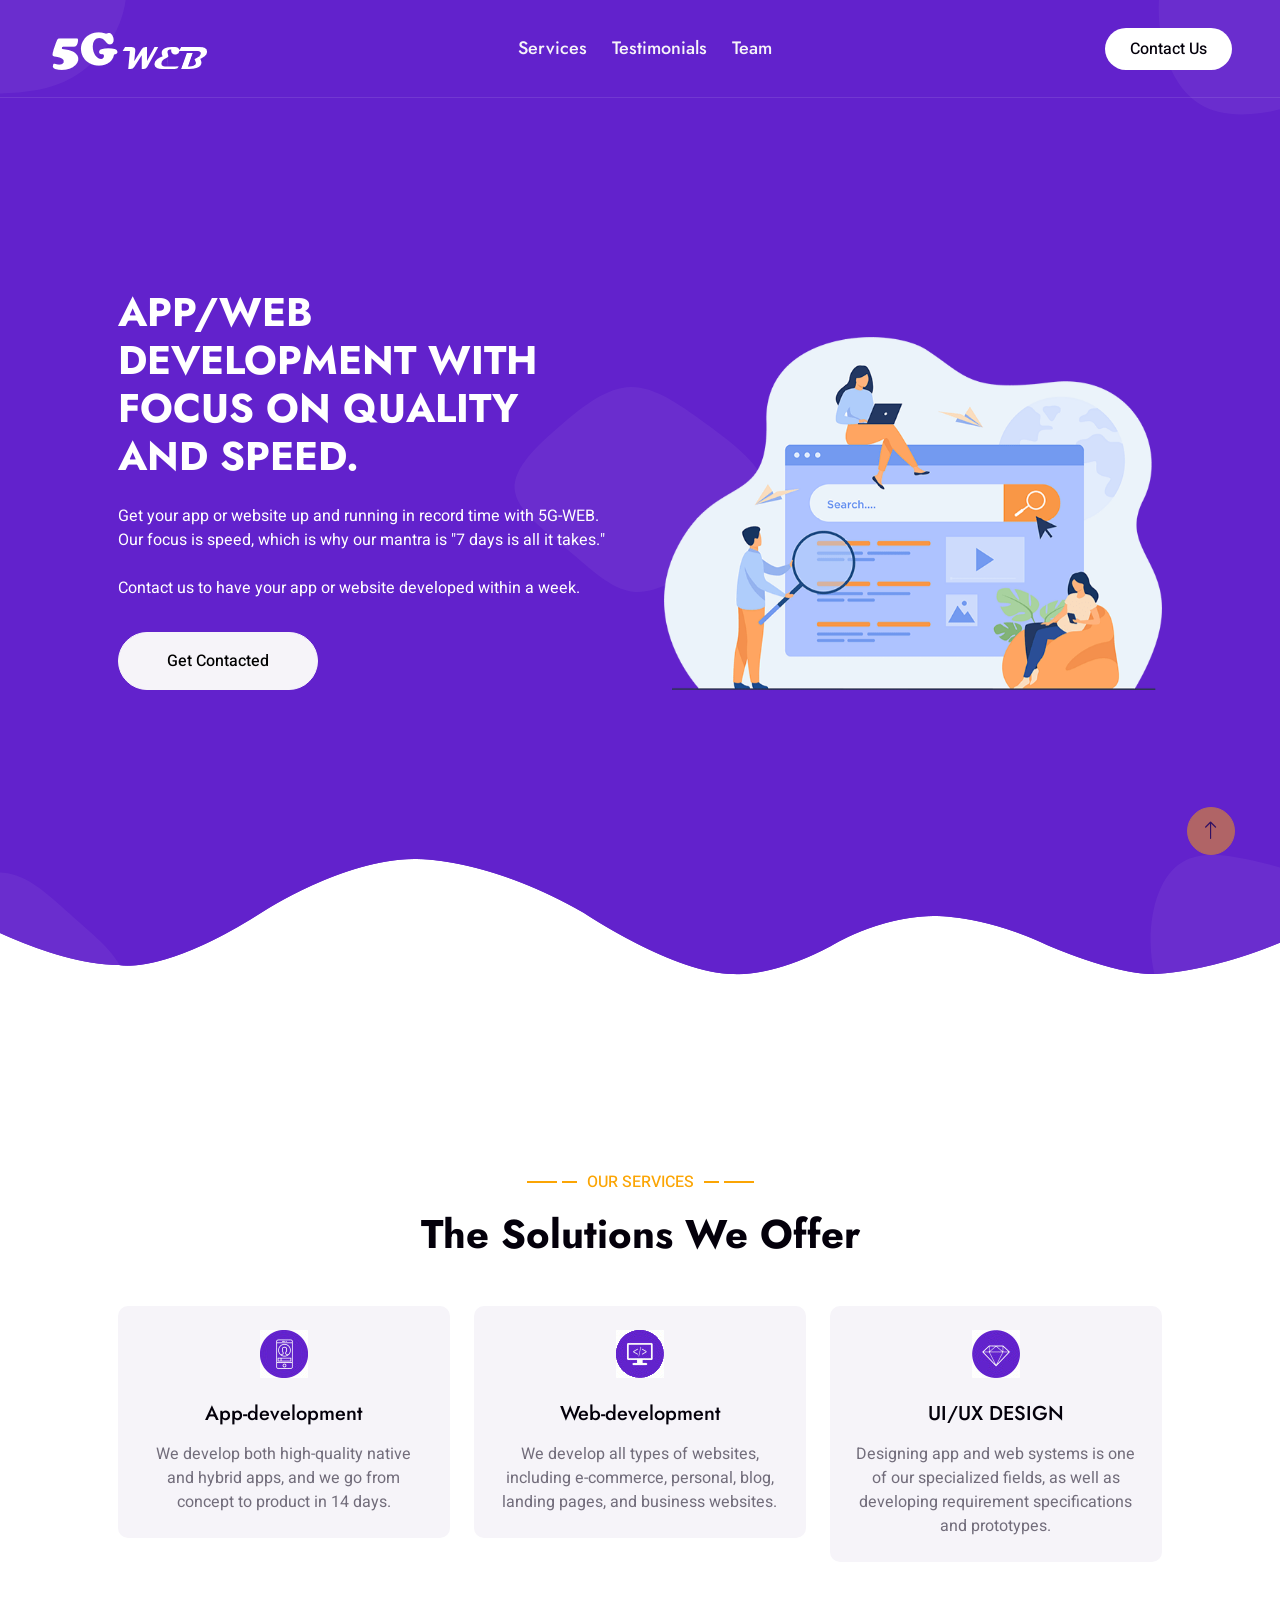
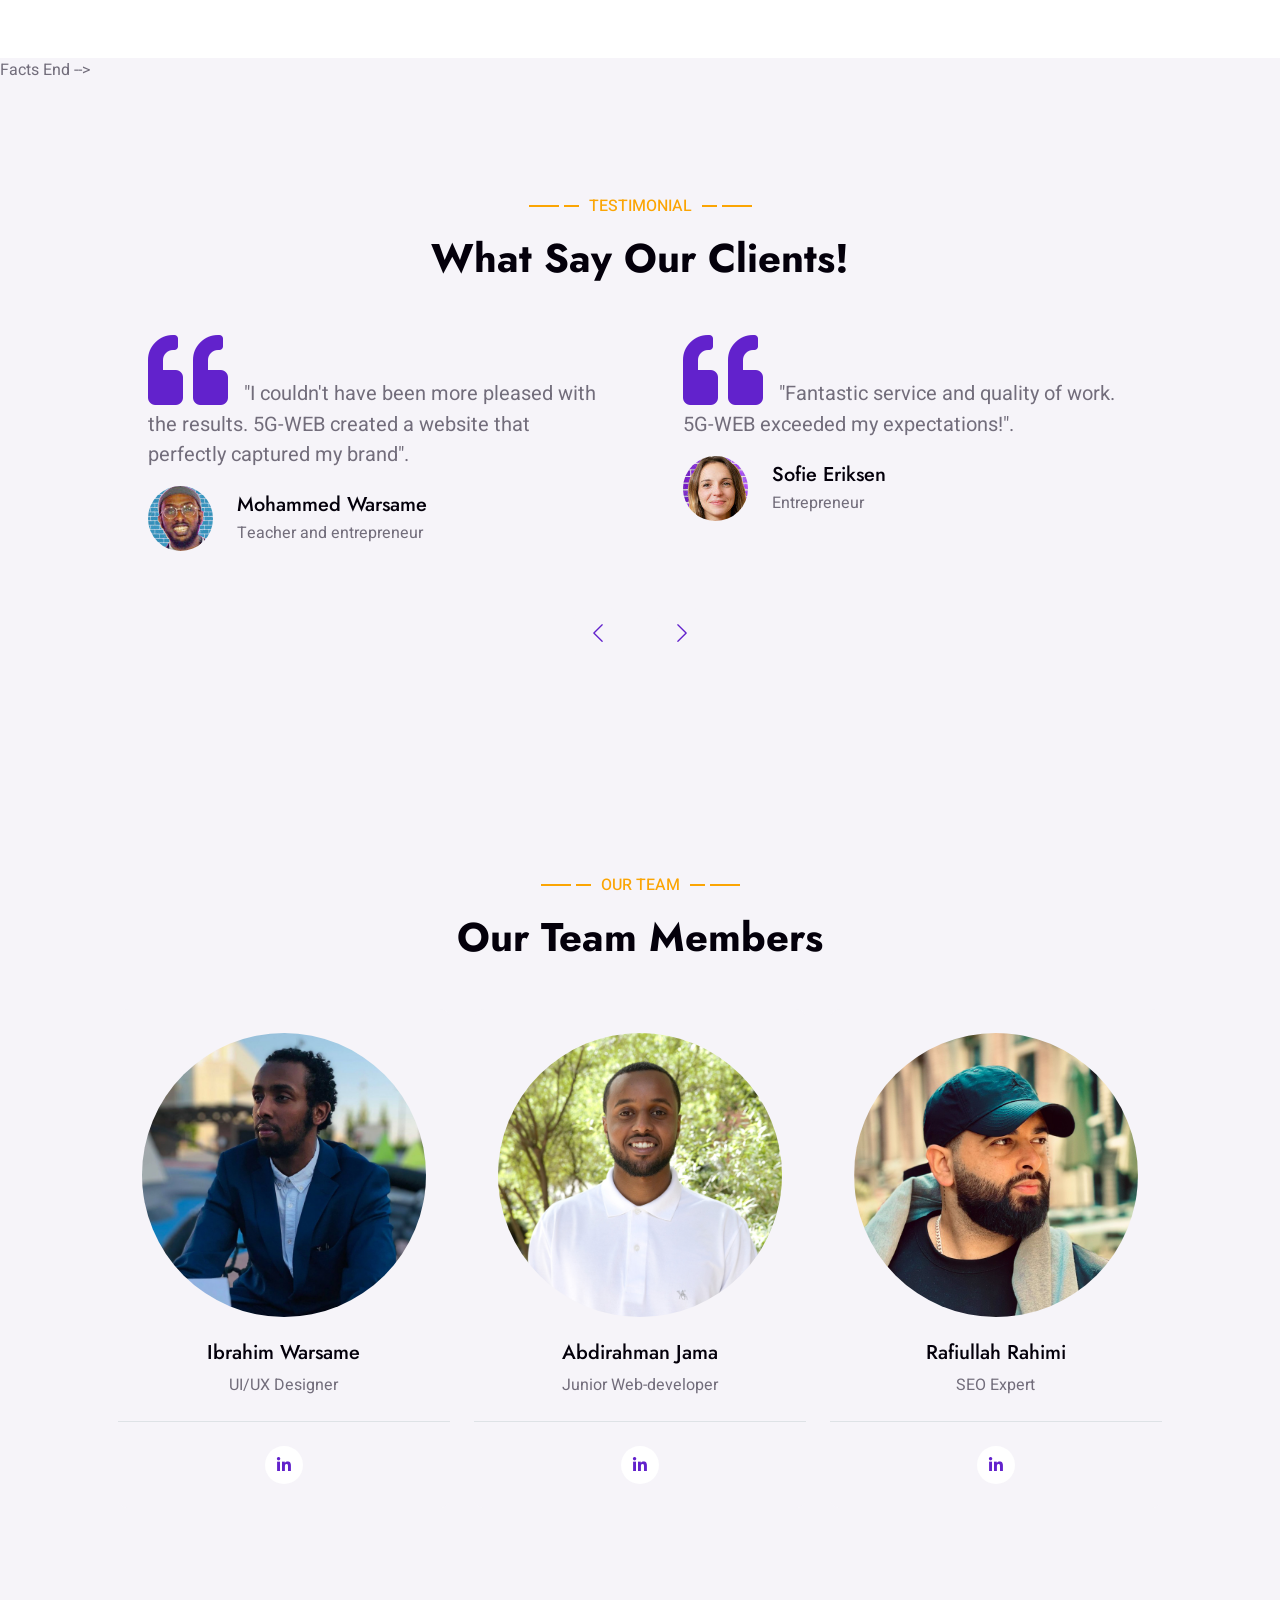
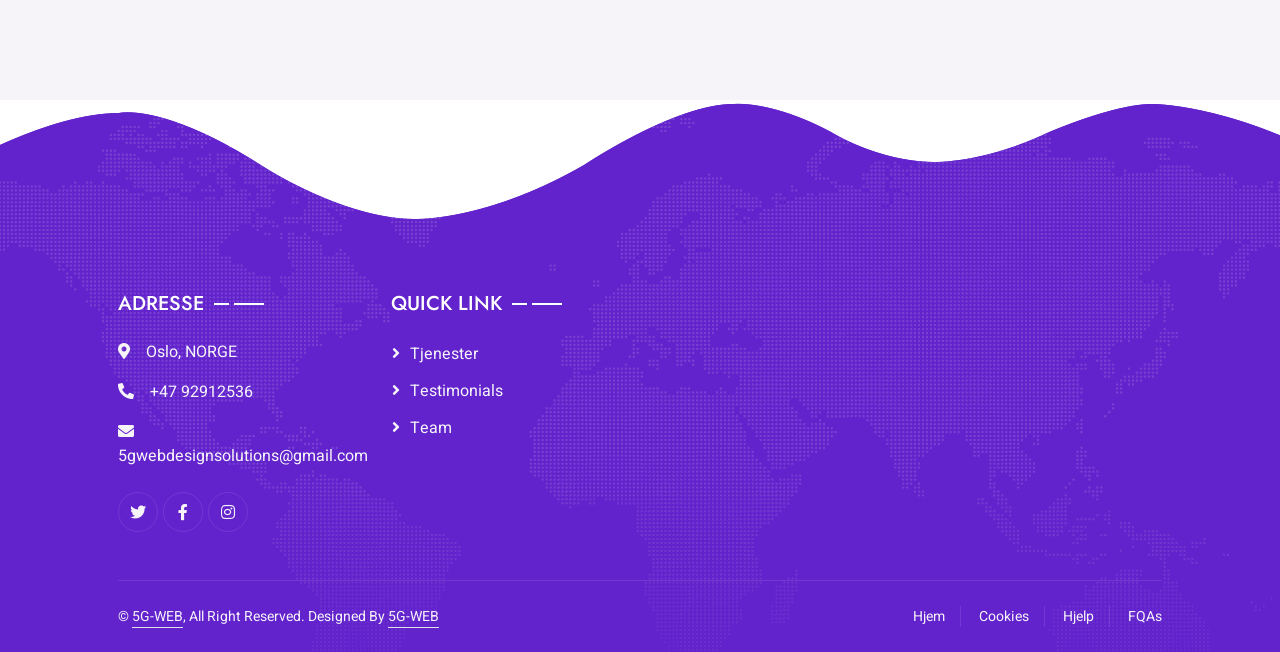
<file: index.html>
<!DOCTYPE html>
<html lang="en">

<head>
    <meta charset="utf-8">
    <title>5G-WEB</title>
    <meta content="width=device-width, initial-scale=1.0" name="viewport">
    <meta content="" name="keywords">
    <meta content="" name="description">

    <!-- Favicon -->
    <link href="img/favicon.ico" rel="icon">

    <!-- Google Web Fonts -->
    <link rel="preconnect" href="https://fonts.googleapis.com">
    <link rel="preconnect" href="https://fonts.gstatic.com" crossorigin>
    <link href="https://fonts.googleapis.com/css2?family=Heebo:wght@400;500&family=Jost:wght@500;600;700&display=swap" rel="stylesheet"> 

    <!-- Icon Font Stylesheet -->
    <link href="https://cdnjs.cloudflare.com/ajax/libs/font-awesome/5.10.0/css/all.min.css" rel="stylesheet">
    <link href="https://cdn.jsdelivr.net/npm/bootstrap-icons@1.4.1/font/bootstrap-icons.css" rel="stylesheet">

    <!-- Libraries Stylesheet -->
    <link href="lib/animate/animate.min.css" rel="stylesheet">
    <link href="lib/owlcarousel/assets/owl.carousel.min.css" rel="stylesheet">
    <link href="lib/lightbox/css/lightbox.min.css" rel="stylesheet">

    <!-- Customized Bootstrap Stylesheet -->
    <link href="css/bootstrap.min.css" rel="stylesheet">

    <!-- Template Stylesheet -->
    <link href="css/style.css" rel="stylesheet">
</head>

<body>
    <div class="container-xxl bg-white p-0">
        <!-- Spinner Start -->
        <div id="spinner" class="show bg-white position-fixed translate-middle w-100 vh-100 top-50 start-50 d-flex align-items-center justify-content-center">
            <div class="spinner-grow text-primary" style="width: 3rem; height: 3rem;" role="status">
                <span class="sr-only">Loading...</span>
            </div>
        </div>
        <!-- Spinner End -->


        <!-- Navbar & Hero Start -->
        <div class="container-xxl position-relative p-0">
            <nav class="navbar navbar-expand-lg navbar-light px-4 px-lg-5 py-3 py-lg-0">
                <a href="" class="navbar-brand p-0">
                    
                    <img src="img/Logo.png" id="image1" alt="Logo">
                    <img src="img/logo mobile.png" id="image2" alt="Logo">

                </a>
                <button class="navbar-toggler" type="button" data-bs-toggle="collapse" data-bs-target="#navbarCollapse">
                    <span class="fa fa-bars"></span>
                </button>
                <div class="collapse navbar-collapse" id="navbarCollapse">
                    <div class="navbar-nav mx-auto py-0">
                        <a href="#Tjenester" class="nav-item nav-link ">Services</a>
                        <a href="#Testimonials" class="nav-item nav-link">Testimonials</a>
                        <a href="#Team" class="nav-item nav-link">Team</a>
                        <!--
                        <div class="nav-item dropdown">
                            <a href="#" class="nav-link dropdown-toggle" data-bs-toggle="dropdown">Pages</a>
                            <div class="dropdown-menu m-0">
                                <a href="team.html" class="dropdown-item">Our Team</a>
                                <a href="testimonial.html" class="dropdown-item">Testimonial</a>
                                <a href="404.html" class="dropdown-item">404 Page</a>
                            </div>
                        </div>

                        <a href="contact.html" class="nav-item nav-link">Contact</a>
                        -->
                    </div>
                    <a href="https://2firj2.share-eu1.hsforms.com/2vgdXsQR_SfCpZMVfCueMOA" class="btn rounded-pill py-2 px-4 ms-3 d-none d-lg-block">Contact Us</a>
                </div>
            </nav>

            <div class="container-xxl bg-primary hero-header">
                <div class="container px-lg-5">
                    <div class="row g-5 align-items-end">
                        <div class="col-lg-6 text-center text-lg-start">
                            <h1 class="text-white mb-4 animated slideInDown">APP/WEB DEVELOPMENT WITH FOCUS ON QUALITY AND SPEED.</h1>
                            <p class="text-white pb-3 animated slideInDown">Get your app or website up and running in record time with 5G-WEB. Our focus is speed, which is why our mantra is "7 days is all it takes."<br><br>
                            Contact us to have your app or website developed within a week.</p>
                            <a href="https://2firj2.share-eu1.hsforms.com/2wxsJ0bqMS1CzQ2DBPWNapA" class="btn btn-light py-sm-3 px-sm-5 rounded-pill animated slideInRight">Get Contacted</a>
                        </div>
                        <div class="col-lg-6 text-center text-lg-start">
                            <img class="img-fluid animated zoomIn" src="img/hero.png" alt="">
                        </div>
                    </div>
                </div>
            </div>
        </div>
        <!-- Navbar & Hero End -->


        <!-- Feature Start -->
        <p id='Tjenester'></p>
        <div class="container-xxl py-5">
            <div class="container py-5 px-lg-5">
                <div class="wow fadeInUp" data-wow-delay="0.1s">
                    <p class="section-title text-secondary justify-content-center"><span></span>OUR SERVICES<span></span></p>
                    <h1 class="text-center mb-5">The Solutions We Offer</h1>
                </div>
                <div class="row g-4">
                    <div class="col-lg-4 wow fadeInUp" data-wow-delay="0.1s">
                        <div class="feature-item bg-light rounded text-center p-4">
                            <img src="img/app_jpg.jpg" class="fa fa-3x fa-mail-bulk text-primary mb-4"></img>
                            
                            <h5 class="mb-3">App-development</h5>
                            <p class="m-0">We develop both high-quality native and hybrid apps, and we go from concept to product in 14 days.</p>
                        </div>
                    </div>
                    <div class="col-lg-4 wow fadeInUp" data-wow-delay="0.3s">
                        <div class="feature-item bg-light rounded text-center p-4">
                            <img src="img/web_icon_jpg.jpg" class="fa fa-3x fa-search text-primary mb-4"></img>
                            <h5 class="mb-3">Web-development</h5>
                            <p class="m-0">We develop all types of websites, including e-commerce, personal, blog, landing pages, and business websites.</p>
                        </div>
                    </div>
                    <div class="col-lg-4 wow fadeInUp" data-wow-delay="0.5s">
                        <div class="feature-item bg-light rounded text-center p-4">
                            <img src="img/ui ux jpg.jpg" class="fa fa-3x fa-laptop-code text-primary mb-4"></img>
                            <h5 class="mb-3">UI/UX DESIGN</h5>
                            <p class="m-0">Designing app and web systems is one of our specialized fields, as well as developing requirement specifications and prototypes.</p>
                        </div>
                    </div>
                </div>
            </div>
        </div>
        <!-- Feature End -->


        <!-- About Start 
        <div class="container-xxl py-5">
            <div class="container py-5 px-lg-5">
                <div class="row g-5 align-items-center">
                    <div class="col-lg-6 wow fadeInUp" data-wow-delay="0.1s">
                        <p class="section-title text-secondary">About Us<span></span></p>
                        <h1 class="mb-5">#1 Digital solution with 10 years of experience</h1>
                        <p class="mb-4">Diam dolor diam ipsum et tempor sit. Aliqu diam amet diam et eos labore. Clita erat ipsum et lorem et sit, sed stet no labore lorem sit clita duo justo eirmod magna dolore erat amet</p>
                        <div class="skill mb-4">
                            <div class="d-flex justify-content-between">
                                <p class="mb-2">Digital Marketing</p>
                                <p class="mb-2">85%</p>
                            </div>
                            <div class="progress">
                                <div class="progress-bar bg-primary" role="progressbar" aria-valuenow="85" aria-valuemin="0" aria-valuemax="100"></div>
                            </div>
                        </div>
                        <div class="skill mb-4">
                            <div class="d-flex justify-content-between">
                                <p class="mb-2">SEO & Backlinks</p>
                                <p class="mb-2">90%</p>
                            </div>
                            <div class="progress">
                                <div class="progress-bar bg-secondary" role="progressbar" aria-valuenow="90" aria-valuemin="0" aria-valuemax="100"></div>
                            </div>
                        </div>
                        <div class="skill mb-4">
                            <div class="d-flex justify-content-between">
                                <p class="mb-2">Design & Development</p>
                                <p class="mb-2">95%</p>
                            </div>
                            <div class="progress">
                                <div class="progress-bar bg-dark" role="progressbar" aria-valuenow="95" aria-valuemin="0" aria-valuemax="100"></div>
                            </div>
                        </div>
                        <a href="" class="btn btn-primary py-sm-3 px-sm-5 rounded-pill mt-3">Read More</a>
                    </div>
                    <div class="col-lg-6">
                        <img class="img-fluid wow zoomIn" data-wow-delay="0.5s" src="img/about.png">
                    </div>
                </div>
            </div>
        </div>
         About End -->


        <!-- Facts Start 
        <div class="container-xxl bg-primary fact py-5 wow fadeInUp" data-wow-delay="0.1s">
            <div class="container py-5 px-lg-5">
                <div class="row g-4">
                    <div class="col-md-6 col-lg-3 text-center wow fadeIn" data-wow-delay="0.1s">
                        <i class="fa fa-certificate fa-3x text-secondary mb-3"></i>
                        <h1 class="text-white mb-2" data-toggle="counter-up">1234</h1>
                        <p class="text-white mb-0">Years Experience</p>
                    </div>
                    <div class="col-md-6 col-lg-3 text-center wow fadeIn" data-wow-delay="0.3s">
                        <i class="fa fa-users-cog fa-3x text-secondary mb-3"></i>
                        <h1 class="text-white mb-2" data-toggle="counter-up">1234</h1>
                        <p class="text-white mb-0">Team Members</p>
                    </div>
		<!--
                    <div class="col-md-6 col-lg-3 text-center wow fadeIn" data-wow-delay="0.5s">
                        <i class="fa fa-users fa-3x text-secondary mb-3"></i>
                        <h1 class="text-white mb-2" data-toggle="counter-up">1234</h1>
                        <p class="text-white mb-0">Satisfied Clients</p>
                    </div>
                    <div class="col-md-6 col-lg-3 text-center wow fadeIn" data-wow-delay="0.7s">
                        <i class="fa fa-check fa-3x text-secondary mb-3"></i>
                        <h1 class="text-white mb-2" data-toggle="counter-up">1234</h1>
                        <p class="text-white mb-0">Compleate Projects</p>
                    </div>
		-->
                </div>
            </div>
        </div>
         Facts End -->


        <!-- Service Start 
        <div class="container-xxl py-5">
            <div class="container py-5 px-lg-5">

                <div class="wow fadeInUp" data-wow-delay="0.1s">
                    <p class="section-title text-secondary justify-content-center"><span></span>Our Services<span></span></p>
                    <h1 class="text-center mb-5">What Solutions We Provide</h1>
                </div>


                <div class="row g-4">
                    <div class="col-lg-4 col-md-6 wow fadeInUp" data-wow-delay="0.1s">
                        <div class="service-item d-flex flex-column text-center rounded">
                            <div class="service-icon flex-shrink-0">
                                <i class="fa fa-search fa-2x"></i>
                            </div>
                            <h5 class="mb-3">SEO Optimization</h5>
                            <p class="m-0">Erat ipsum justo amet duo et elitr dolor, est duo duo eos lorem sed diam stet diam sed stet lorem.</p>
                            <a class="btn btn-square" href=""><i class="fa fa-arrow-right"></i></a>
                        </div>
                    </div>
                    <div class="col-lg-4 col-md-6 wow fadeInUp" data-wow-delay="0.3s">
                        <div class="service-item d-flex flex-column text-center rounded">
                            <div class="service-icon flex-shrink-0">
                                <i class="fa fa-laptop-code fa-2x"></i>
                            </div>
                            <h5 class="mb-3">Web Design</h5>
                            <p class="m-0">Erat ipsum justo amet duo et elitr dolor, est duo duo eos lorem sed diam stet diam sed stet lorem.</p>
                            <a class="btn btn-square" href=""><i class="fa fa-arrow-right"></i></a>
                        </div>
                    </div>
                    <div class="col-lg-4 col-md-6 wow fadeInUp" data-wow-delay="0.5s">
                        <div class="service-item d-flex flex-column text-center rounded">
                            <div class="service-icon flex-shrink-0">
                                <i class="fab fa-facebook-f fa-2x"></i>
                            </div>
                            <h5 class="mb-3">Social Media Marketing</h5>
                            <p class="m-0">Erat ipsum justo amet duo et elitr dolor, est duo duo eos lorem sed diam stet diam sed stet lorem.</p>
                            <a class="btn btn-square" href=""><i class="fa fa-arrow-right"></i></a>
                        </div>
                    </div>
                    <div class="col-lg-4 col-md-6 wow fadeInUp" data-wow-delay="0.1s">
                        <div class="service-item d-flex flex-column text-center rounded">
                            <div class="service-icon flex-shrink-0">
                                <i class="fa fa-mail-bulk fa-2x"></i>
                            </div>
                            <h5 class="mb-3">Email Marketing</h5>
                            <p class="m-0">Erat ipsum justo amet duo et elitr dolor, est duo duo eos lorem sed diam stet diam sed stet lorem.</p>
                            <a class="btn btn-square" href=""><i class="fa fa-arrow-right"></i></a>
                        </div>
                    </div>
                    <div class="col-lg-4 col-md-6 wow fadeInUp" data-wow-delay="0.3s">
                        <div class="service-item d-flex flex-column text-center rounded">
                            <div class="service-icon flex-shrink-0">
                                <i class="fa fa-thumbs-up fa-2x"></i>
                            </div>
                            <h5 class="mb-3">PPC Advertising</h5>
                            <p class="m-0">Erat ipsum justo amet duo et elitr dolor, est duo duo eos lorem sed diam stet diam sed stet lorem.</p>
                            <a class="btn btn-square" href=""><i class="fa fa-arrow-right"></i></a>
                        </div>
                    </div>
                    <div class="col-lg-4 col-md-6 wow fadeInUp" data-wow-delay="0.5s">
                        <div class="service-item d-flex flex-column text-center rounded">
                            <div class="service-icon flex-shrink-0">
                                <i class="fab fa-android fa-2x"></i>
                            </div>
                            <h5 class="mb-3">App Development</h5>
                            <p class="m-0">Erat ipsum justo amet duo et elitr dolor, est duo duo eos lorem sed diam stet diam sed stet lorem.</p>
                            <a class="btn btn-square" href=""><i class="fa fa-arrow-right"></i></a>
                        </div>
                    </div>
                </div>
            </div>
        </div>
         Service End -->


        <!-- Newsletter Start 
        <div class="container-xxl bg-primary newsletter py-5 wow fadeInUp" data-wow-delay="0.1s">
            <div class="container py-5 px-lg-5">
                <div class="row justify-content-center">
                    <div class="col-lg-7 text-center">
                        <p class="section-title text-white justify-content-center"><span></span>Newsletter<span></span></p>
                        <h1 class="text-center text-white mb-4">Stay Always In Touch</h1>
                        <p class="text-white mb-4">Diam dolor diam ipsum et tempor sit. Aliqu diam amet diam et eos labore. Clita erat ipsum et lorem et sit sed stet lorem sit clita duo justo</p>
                        <div class="position-relative w-100 mt-3">
                            <input class="form-control border-0 rounded-pill w-100 ps-4 pe-5" type="text" placeholder="Enter Your Email" style="height: 48px;">
                            <button type="button" class="btn shadow-none position-absolute top-0 end-0 mt-1 me-2"><i class="fa fa-paper-plane text-primary fs-4"></i></button>
                        </div>
                    </div>
                </div>
            </div>
        </div>
         Newsletter End -->


        <!-- Projects Start 
        <div class="container-xxl py-5">
            <div class="container py-5 px-lg-5">
                <div class="wow fadeInUp" data-wow-delay="0.1s">
                    <p class="section-title text-secondary justify-content-center"><span></span>Our Projects<span></span></p>
                    <h1 class="text-center mb-5">Recently Completed Projects</h1>
                </div>
                <div class="row mt-n2 wow fadeInUp" data-wow-delay="0.3s">
                    <div class="col-12 text-center">
                        <ul class="list-inline mb-5" id="portfolio-flters">
                            <li class="mx-2 active" data-filter="*">All</li>
                            <li class="mx-2" data-filter=".first">Web Design</li>
                            <li class="mx-2" data-filter=".second">Graphic Design</li>
                        </ul>
                    </div>
                </div>
                <div class="row g-4 portfolio-container">
                    <div class="col-lg-4 col-md-6 portfolio-item first wow fadeInUp" data-wow-delay="0.1s">
                        <div class="rounded overflow-hidden">
                            <div class="position-relative overflow-hidden">
                                <img class="img-fluid w-100" src="img/portfolio-1.jpg" alt="">
                                <div class="portfolio-overlay">
                                    <a class="btn btn-square btn-outline-light mx-1" href="img/portfolio-1.jpg" data-lightbox="portfolio"><i class="fa fa-eye"></i></a>
                                    <a class="btn btn-square btn-outline-light mx-1" href=""><i class="fa fa-link"></i></a>
                                </div>
                            </div>
                            <div class="bg-light p-4">
                                <p class="text-primary fw-medium mb-2">UI / UX Design</p>
                                <h5 class="lh-base mb-0">Digital Agency Website Design And Development</a>
                            </div>
                        </div>
                    </div>
                    <div class="col-lg-4 col-md-6 portfolio-item second wow fadeInUp" data-wow-delay="0.3s">
                        <div class="rounded overflow-hidden">
                            <div class="position-relative overflow-hidden">
                                <img class="img-fluid w-100" src="img/portfolio-2.jpg" alt="">
                                <div class="portfolio-overlay">
                                    <a class="btn btn-square btn-outline-light mx-1" href="img/portfolio-2.jpg" data-lightbox="portfolio"><i class="fa fa-eye"></i></a>
                                    <a class="btn btn-square btn-outline-light mx-1" href=""><i class="fa fa-link"></i></a>
                                </div>
                            </div>
                            <div class="bg-light p-4">
                                <p class="text-primary fw-medium mb-2">UI / UX Design</p>
                                <h5 class="lh-base mb-0">Digital Agency Website Design And Development</a>
                            </div>
                        </div>
                    </div>
                    <div class="col-lg-4 col-md-6 portfolio-item first wow fadeInUp" data-wow-delay="0.5s">
                        <div class="rounded overflow-hidden">
                            <div class="position-relative overflow-hidden">
                                <img class="img-fluid w-100" src="img/portfolio-3.jpg" alt="">
                                <div class="portfolio-overlay">
                                    <a class="btn btn-square btn-outline-light mx-1" href="img/portfolio-3.jpg" data-lightbox="portfolio"><i class="fa fa-eye"></i></a>
                                    <a class="btn btn-square btn-outline-light mx-1" href=""><i class="fa fa-link"></i></a>
                                </div>
                            </div>
                            <div class="bg-light p-4">
                                <p class="text-primary fw-medium mb-2">UI / UX Design</p>
                                <h5 class="lh-base mb-0">Digital Agency Website Design And Development</a>
                            </div>
                        </div>
                    </div>
                    <div class="col-lg-4 col-md-6 portfolio-item second wow fadeInUp" data-wow-delay="0.1s">
                        <div class="rounded overflow-hidden">
                            <div class="position-relative overflow-hidden">
                                <img class="img-fluid w-100" src="img/portfolio-4.jpg" alt="">
                                <div class="portfolio-overlay">
                                    <a class="btn btn-square btn-outline-light mx-1" href="img/portfolio-4.jpg" data-lightbox="portfolio"><i class="fa fa-eye"></i></a>
                                    <a class="btn btn-square btn-outline-light mx-1" href=""><i class="fa fa-link"></i></a>
                                </div>
                            </div>
                            <div class="bg-light p-4">
                                <p class="text-primary fw-medium mb-2">UI / UX Design</p>
                                <h5 class="lh-base mb-0">Digital Agency Website Design And Development</a>
                            </div>
                        </div>
                    </div>
                    <div class="col-lg-4 col-md-6 portfolio-item first wow fadeInUp" data-wow-delay="0.3s">
                        <div class="rounded overflow-hidden">
                            <div class="position-relative overflow-hidden">
                                <img class="img-fluid w-100" src="img/portfolio-5.jpg" alt="">
                                <div class="portfolio-overlay">
                                    <a class="btn btn-square btn-outline-light mx-1" href="img/portfolio-5.jpg" data-lightbox="portfolio"><i class="fa fa-eye"></i></a>
                                    <a class="btn btn-square btn-outline-light mx-1" href=""><i class="fa fa-link"></i></a>
                                </div>
                            </div>
                            <div class="bg-light p-4">
                                <p class="text-primary fw-medium mb-2">UI / UX Design</p>
                                <h5 class="lh-base mb-0">Digital Agency Website Design And Development</a>
                            </div>
                        </div>
                    </div>
                    <div class="col-lg-4 col-md-6 portfolio-item second wow fadeInUp" data-wow-delay="0.5s">
                        <div class="rounded overflow-hidden">
                            <div class="position-relative overflow-hidden">
                                <img class="img-fluid w-100" src="img/portfolio-6.jpg" alt="">
                                <div class="portfolio-overlay">
                                    <a class="btn btn-square btn-outline-light mx-1" href="img/portfolio-6.jpg" data-lightbox="portfolio"><i class="fa fa-eye"></i></a>
                                    <a class="btn btn-square btn-outline-light mx-1" href=""><i class="fa fa-link"></i></a>
                                </div>
                            </div>
                            <div class="bg-light p-4">
                                <p class="text-primary fw-medium mb-2">UI / UX Design</p>
                                <h5 class="lh-base mb-0">Digital Agency Website Design And Development</a>
                            </div>
                        </div>
                    </div>
                </div>
            </div>
        </div>
         Projects End -->


        <!-- Testimonial Start -->
        <p id="Testimonials"></p>

        <div class="container-xxl py-5 wow fadeInUp" data-wow-delay="0.1s">
            <div class="container py-5 px-lg-5">
                <p class="section-title text-secondary justify-content-center"><span></span>Testimonial<span></span></p>
                <h1 class="text-center mb-5">What Say Our Clients!</h1>
                <div class="owl-carousel testimonial-carousel">
                    <div class="testimonial-item bg-light rounded my-4">
                        <p class="fs-5"><i class="fa fa-quote-left fa-4x text-primary mt-n4 me-3"></i>"I couldn't have been more pleased with the results. 5G-WEB created a website that perfectly captured my brand".</p>
                        <div class="d-flex align-items-center">
                            <img class="img-fluid flex-shrink-0 rounded-circle" src="img/mohammed smilling.jpg" style="width: 65px; height: 65px;">
                            <div class="ps-4">
                                <h5 class="mb-1">Mohammed Warsame</h5>
                                <span>Teacher and entrepreneur</span>
                            </div>
                        </div>
                    </div>

                    <div class="testimonial-item bg-light rounded my-4">
                        <p class="fs-5"><i class="fa fa-quote-left fa-4x text-primary mt-n4 me-3"></i>"Fantastic service and quality of work. 5G-WEB exceeded my expectations!".</p>
                        <div class="d-flex align-items-center">
                            <img class="img-fluid flex-shrink-0 rounded-circle" src="img/sofie eriksen.jpg" style="width: 65px; height: 65px;">
                            <div class="ps-4">
                                <h5 class="mb-1">Sofie Eriksen</h5>
                                <span>Entrepreneur</span>
                            </div>
                        </div>
                    </div>
                    <div class="testimonial-item bg-light rounded my-4">
                        <p class="fs-5"><i class="fa fa-quote-left fa-4x text-primary mt-n4 me-3"></i>"Great work! Highly recommend 5G-WEB."</p>
                        <div class="d-flex align-items-center">
                            <img class="img-fluid flex-shrink-0 rounded-circle" src="img/indian guy smilling.jpg" style="width: 65px; height: 65px;">
                            <div class="ps-4">
                                <h5 class="mb-1">Ahmed Kabir</h5>
                                <span>Entrepreneur and a Doctor.</span>
                            </div>
                        </div>
                    </div>
                </div>
            </div>
        </div>
        <!-- Testimonial End -->


        <!-- Team Start -->
        <p id="Team"></p>

        <div class="container-xxl py-5">
            <div class="container py-5 px-lg-5">
                <div class="wow fadeInUp" data-wow-delay="0.1s">
                    <p class="section-title text-secondary justify-content-center"><span></span>Our Team<span></span></p>
                    <h1 class="text-center mb-5">Our Team Members</h1>
                </div>
                <div class="row g-4">
                    <div class="col-lg-4 col-md-6 wow fadeInUp" data-wow-delay="0.1s">
                        <div class="team-item bg-light rounded">
                            <div class="text-center border-bottom p-4">
                                <img class="img-fluid rounded-circle mb-4" src="img/ibrahim.jpg" alt="">
                                <h5>Ibrahim Warsame</h5>
                                <span>UI/UX Designer</span>
                            </div>
                            <div class="d-flex justify-content-center p-4">
                                <!-- <a class="btn btn-square mx-1" href=""><i class="fab fa-facebook-f"></i></a> -->
                                <!-- <a class="btn btn-square mx-1" href=""><i class="fab fa-twitter"></i></a> -->
                                <!-- <a class="btn btn-square mx-1" href=""><i class="fab fa-instagram"></i></a> -->
                                <a class="btn btn-square mx-1" href="https://www.linkedin.com/in/ibrahim-warsame-25a344285/"><i class="fab fa-linkedin-in"></i></a>
                            </div>
                        </div>
                    </div>

                    <div class="col-lg-4 col-md-6 wow fadeInUp" data-wow-delay="0.3s">
                        <div class="team-item bg-light rounded">
                            <div class="text-center border-bottom p-4">
                                <img class="img-fluid rounded-circle mb-4" src="img/abdirahman.jpg" alt="">
                                <h5>Abdirahman Jama
 </h5>
                                <span>Junior Web-developer</span>
                            </div>
                            <div class="d-flex justify-content-center p-4">
                                <!-- <a class="btn btn-square mx-1" href=""><i class="fab fa-facebook-f"></i></a> -->
                                <!-- <a class="btn btn-square mx-1" href=""><i class="fab fa-twitter"></i></a> -->
                               <!-- <a class="btn btn-square mx-1" href=""><i class="fab fa-instagram"></i></a> -->
                                <a class="btn btn-square mx-1" href="https://www.linkedin.com/in/abdirahman-jama-876219227/"><i class="fab fa-linkedin-in"></i></a>
                            </div>
                        </div>
                    </div>
                    <div class="col-lg-4 col-md-6 wow fadeInUp" data-wow-delay="0.5s">
                        <div class="team-item bg-light rounded">
                            <div class="text-center border-bottom p-4">
                                <img class="img-fluid rounded-circle mb-4" src="img/rafi.jpg" alt="">
                                <h5>Rafiullah Rahimi
 </h5>
                                <span>SEO Expert</span>
                            </div>
                            <div class="d-flex justify-content-center p-4">
                                <!-- <a class="btn btn-square mx-1" href=""><i class="fab fa-facebook-f"></i></a> -->
                                <!-- <a class="btn btn-square mx-1" href=""><i class="fab fa-twitter"></i></a> -->
                                <!-- <a class="btn btn-square mx-1" href=""><i class="fab fa-instagram"></i></a> -->
                                <a class="btn btn-square mx-1" href="https://www.linkedin.com/in/rafiullah-rahimi-98a949164/?locale=en_US"><i class="fab fa-linkedin-in"></i></a>
                            </div>
                        </div>
                    </div>
                
                </div>
            </div>
        </div>
        <!-- Team End -->
        

        <!-- Footer Start -->
        <div class="container-fluid bg-primary text-light footer wow fadeIn" data-wow-delay="0.1s">
            <div class="container py-5 px-lg-5">
                <div class="row g-5">
                    <div class="col-md-6 col-lg-3">
                        <p class="section-title text-white h5 mb-4">Adresse<span></span></p>
                        <p><i class="fa fa-map-marker-alt me-3"></i>Oslo, NORGE</p>
                        <p><i class="fa fa-phone-alt me-3"></i>+47 92912536</p>
                        <p><i class="fa fa-envelope me-3"></i>5gwebdesignsolutions@gmail.com</p>
                        <div class="d-flex pt-2">
                            <a class="btn btn-outline-light btn-social" href="https://twitter.com/D2designsnorway"><i class="fab fa-twitter"></i></a>
                            <a class="btn btn-outline-light btn-social" href="https://www.facebook.com/profile.php?id=100094485764729"><i class="fab fa-facebook-f"></i></a>
                            <a class="btn btn-outline-light btn-social" href="https://www.instagram.com/d2designsnorway/"><i class="fab fa-instagram"></i></a>
                            
                        </div>
                    </div>
                    <div class="col-md-6 col-lg-3">
                        <p class="section-title text-white h5 mb-4">Quick Link<span></span></p>
                        <a class="btn btn-link" href="">Tjenester</a>
                        <a class="btn btn-link" href="">Testimonials</a>
                        <a class="btn btn-link" href="">Team</a>
                        <!--
                        <a class="btn btn-link" href="">Terms & Condition</a>
                        <a class="btn btn-link" href="">Career</a>
                    -->
                    </div>
                 
                    
                </div>
            </div>
            <div class="container px-lg-5">
                <div class="copyright">
                    <div class="row">
                        <div class="col-md-6 text-center text-md-start mb-3 mb-md-0">
                            &copy; <a class="border-bottom" href="#">5G-WEB</a>, All Right Reserved. 
							
							<!--/*** This template is free as long as you keep the footer author’s credit link/attribution link/backlink. If you'd like to use the template without the footer author’s credit link/attribution link/backlink, you can purchase the Credit Removal License from "https://htmlcodex.com/credit-removal". Thank you for your support. ***/-->
							Designed By <a class="border-bottom" href="https://htmlcodex.com">5G-WEB</a>
                        </div>
                        <div class="col-md-6 text-center text-md-end">
                            <div class="footer-menu">
                                <a href="">Hjem</a>
                                <a href="">Cookies</a>
                                <a href="">Hjelp</a>
                                <a href="">FQAs</a>
                            </div>
                        </div>
                    </div>
                </div>
            </div>
        </div>
        <!-- Footer End -->


        <!-- Back to Top -->
        <a href="#" class="btn btn-lg btn-secondary btn-lg-square back-to-top"><i class="bi bi-arrow-up"></i></a>
    </div>

    <!-- JavaScript Libraries -->
    <script src="https://code.jquery.com/jquery-3.4.1.min.js"></script>
    <script src="https://cdn.jsdelivr.net/npm/bootstrap@5.0.0/dist/js/bootstrap.bundle.min.js"></script>
    <script src="lib/wow/wow.min.js"></script>
    <script src="lib/easing/easing.min.js"></script>
    <script src="lib/waypoints/waypoints.min.js"></script>
    <script src="lib/counterup/counterup.min.js"></script>
    <script src="lib/owlcarousel/owl.carousel.min.js"></script>
    <script src="lib/isotope/isotope.pkgd.min.js"></script>
    <script src="lib/lightbox/js/lightbox.min.js"></script>

    <!-- Template Javascript -->
    <script src="js/main.js"></script>
</body>

</html>
</file>
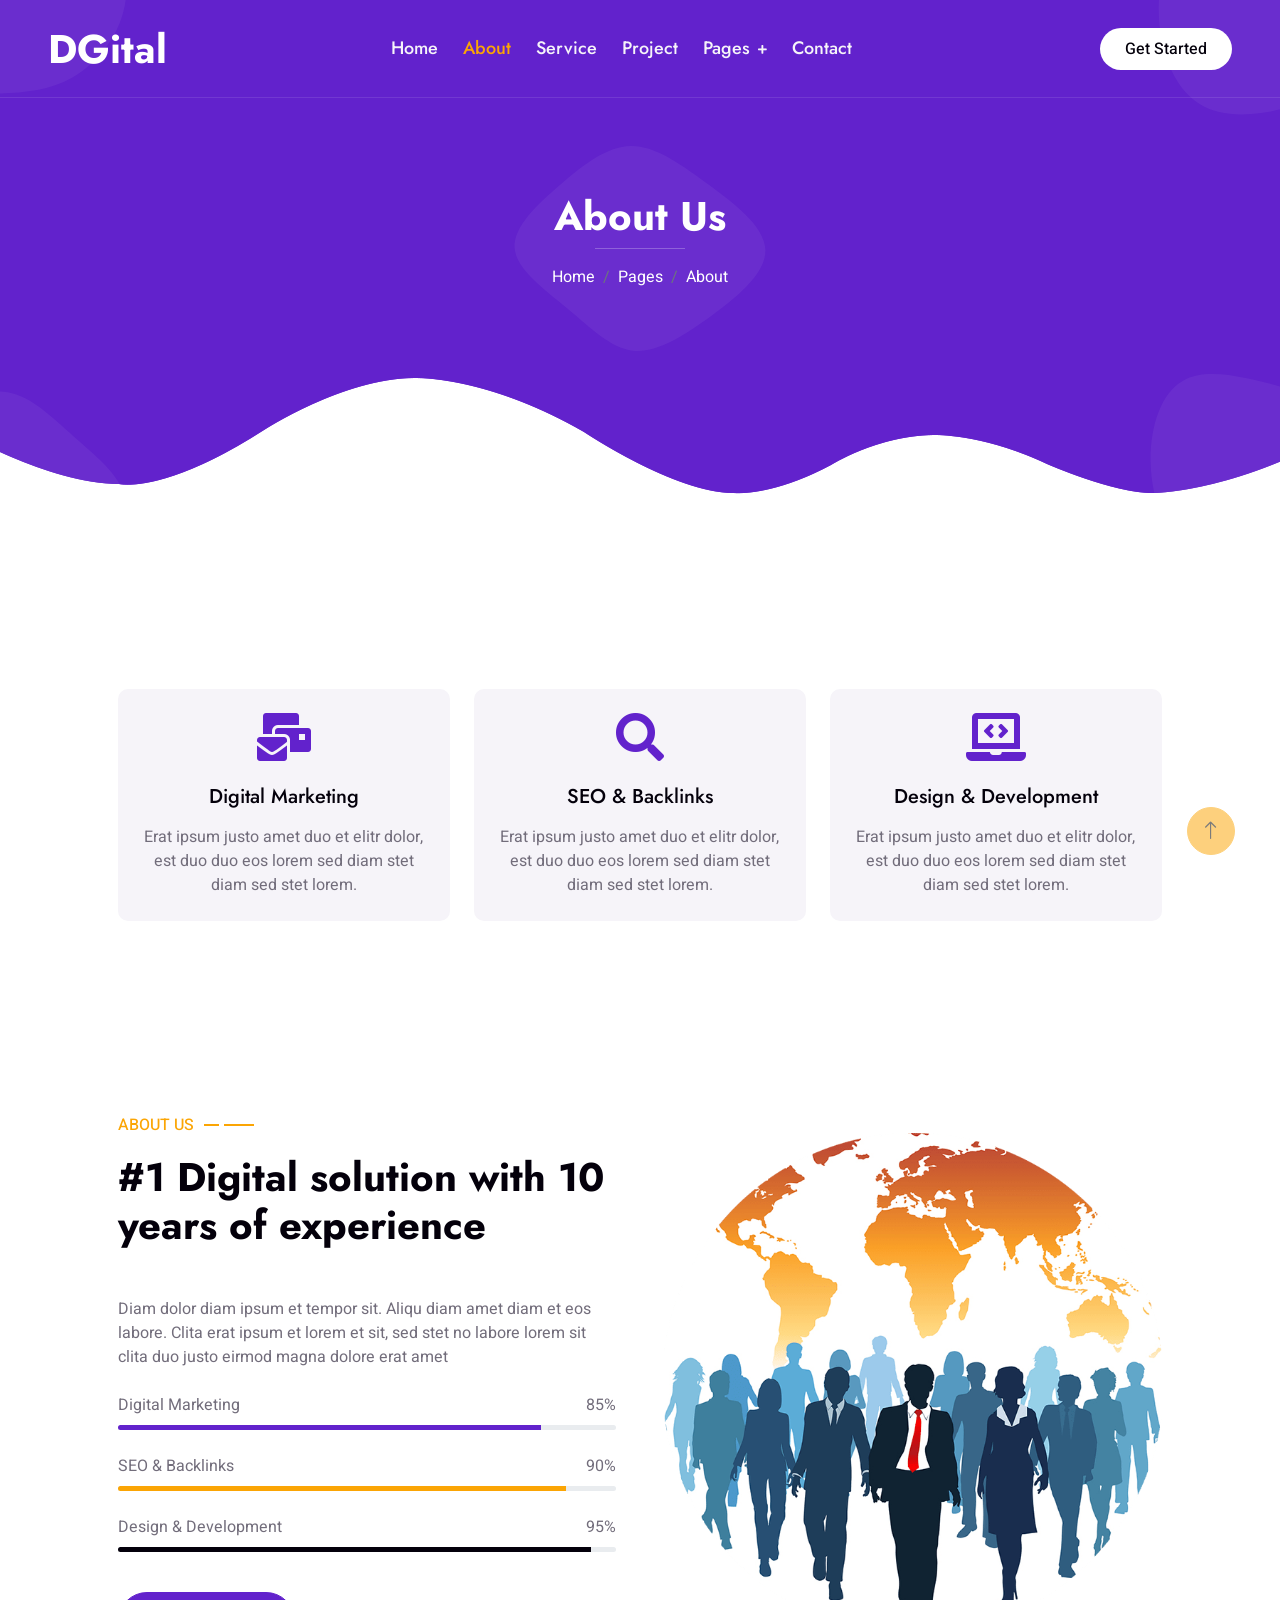
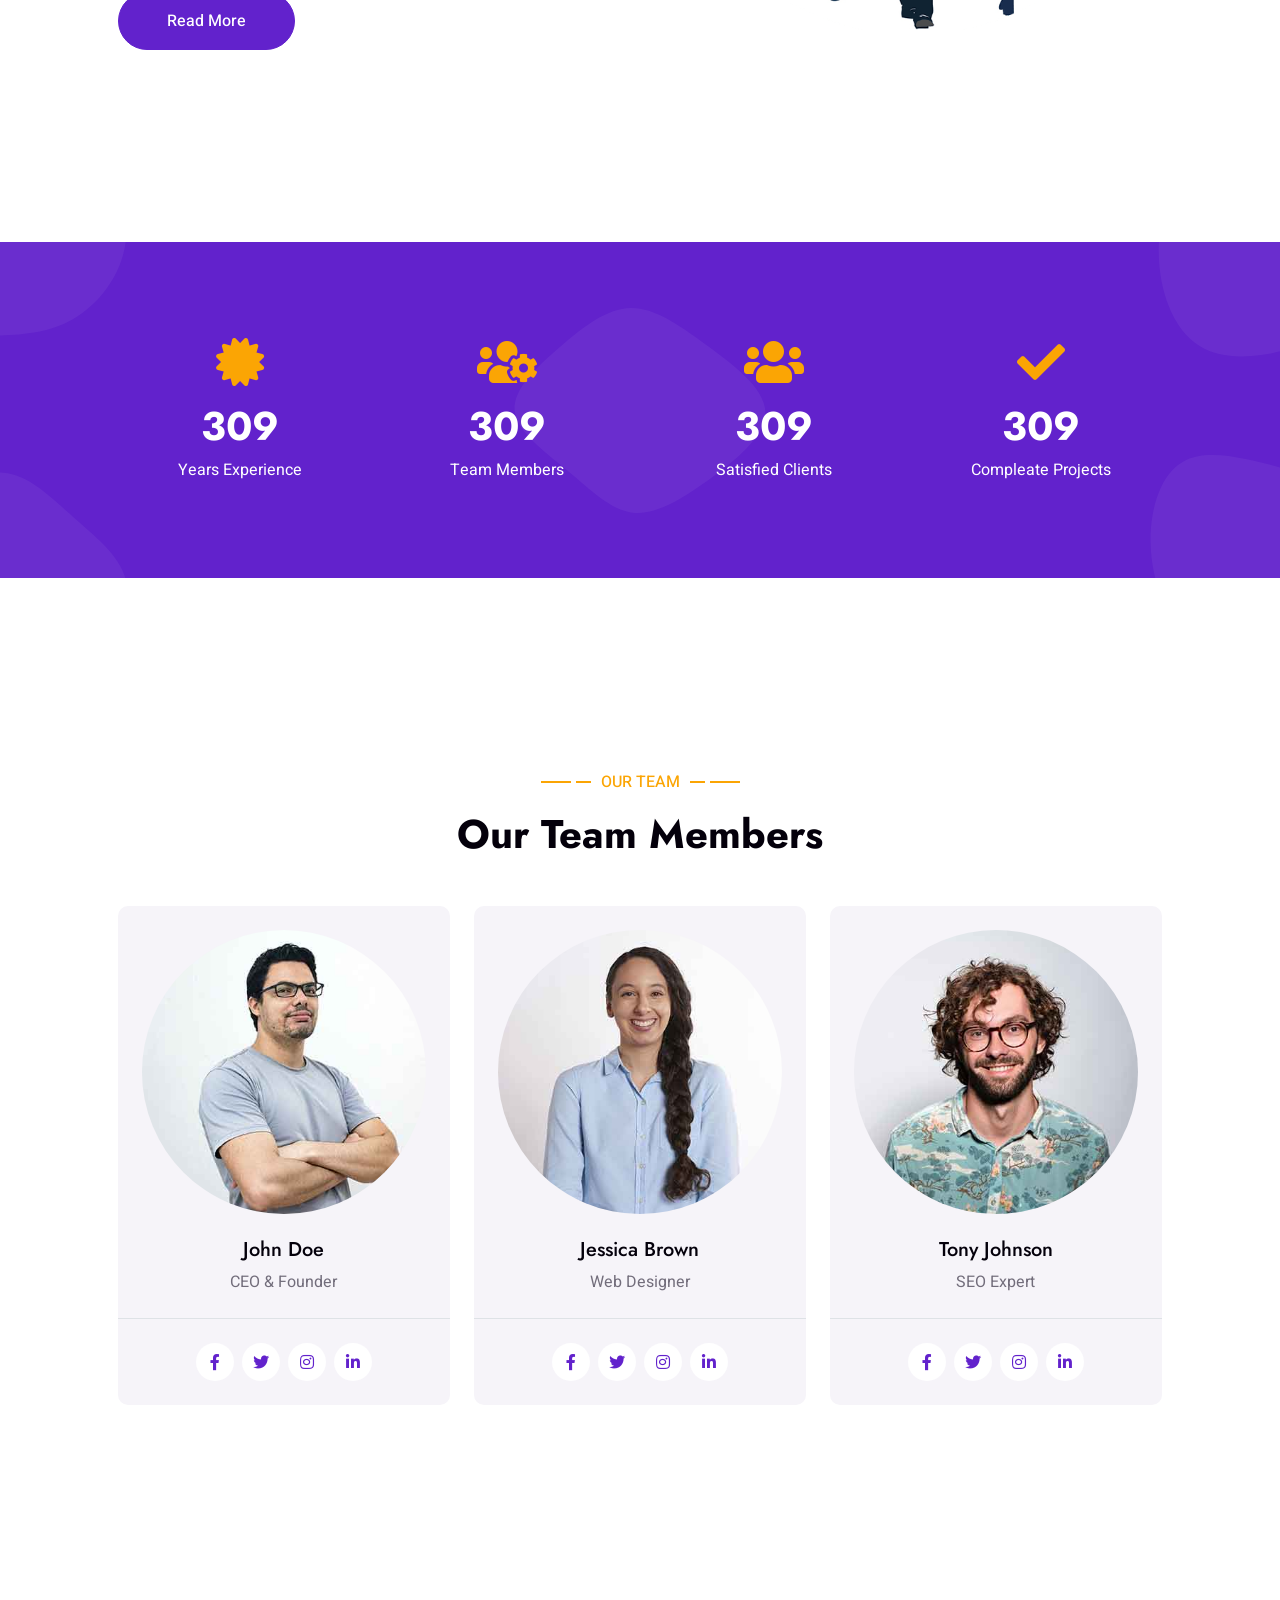
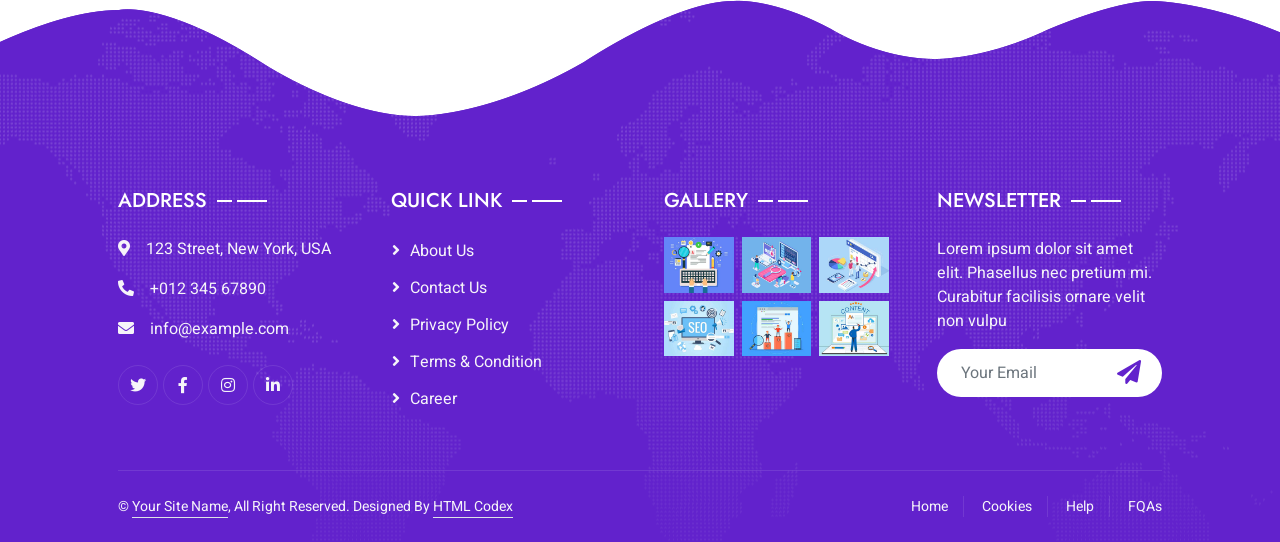
<file: about.html>
<!DOCTYPE html>
<html lang="en">

<head>
    <meta charset="utf-8">
    <title>DGital - Digital Agency HTML Template</title>
    <meta content="width=device-width, initial-scale=1.0" name="viewport">
    <meta content="" name="keywords">
    <meta content="" name="description">

    <!-- Favicon -->
    <link href="img/favicon.ico" rel="icon">

    <!-- Google Web Fonts -->
    <link rel="preconnect" href="https://fonts.googleapis.com">
    <link rel="preconnect" href="https://fonts.gstatic.com" crossorigin>
    <link href="https://fonts.googleapis.com/css2?family=Heebo:wght@400;500&family=Jost:wght@500;600;700&display=swap" rel="stylesheet"> 

    <!-- Icon Font Stylesheet -->
    <link href="https://cdnjs.cloudflare.com/ajax/libs/font-awesome/5.10.0/css/all.min.css" rel="stylesheet">
    <link href="https://cdn.jsdelivr.net/npm/bootstrap-icons@1.4.1/font/bootstrap-icons.css" rel="stylesheet">

    <!-- Libraries Stylesheet -->
    <link href="lib/animate/animate.min.css" rel="stylesheet">
    <link href="lib/owlcarousel/assets/owl.carousel.min.css" rel="stylesheet">
    <link href="lib/lightbox/css/lightbox.min.css" rel="stylesheet">

    <!-- Customized Bootstrap Stylesheet -->
    <link href="css/bootstrap.min.css" rel="stylesheet">

    <!-- Template Stylesheet -->
    <link href="css/style.css" rel="stylesheet">
</head>

<body>
    <div class="container-xxl bg-white p-0">
        <!-- Spinner Start -->
        <div id="spinner" class="show bg-white position-fixed translate-middle w-100 vh-100 top-50 start-50 d-flex align-items-center justify-content-center">
            <div class="spinner-grow text-primary" style="width: 3rem; height: 3rem;" role="status">
                <span class="sr-only">Loading...</span>
            </div>
        </div>
        <!-- Spinner End -->


        <!-- Navbar & Hero Start -->
        <div class="container-xxl position-relative p-0">
            <nav class="navbar navbar-expand-lg navbar-light px-4 px-lg-5 py-3 py-lg-0">
                <a href="" class="navbar-brand p-0">
                    <h1 class="m-0">DGital</h1>
                    <!-- <img src="img/logo.png" alt="Logo"> -->
                </a>
                <button class="navbar-toggler" type="button" data-bs-toggle="collapse" data-bs-target="#navbarCollapse">
                    <span class="fa fa-bars"></span>
                </button>
                <div class="collapse navbar-collapse" id="navbarCollapse">
                    <div class="navbar-nav mx-auto py-0">
                        <a href="index.html" class="nav-item nav-link">Home</a>
                        <a href="about.html" class="nav-item nav-link active">About</a>
                        <a href="service.html" class="nav-item nav-link">Service</a>
                        <a href="project.html" class="nav-item nav-link">Project</a>
                        <div class="nav-item dropdown">
                            <a href="#" class="nav-link dropdown-toggle" data-bs-toggle="dropdown">Pages</a>
                            <div class="dropdown-menu m-0">
                                <a href="team.html" class="dropdown-item">Our Team</a>
                                <a href="testimonial.html" class="dropdown-item">Testimonial</a>
                                <a href="404.html" class="dropdown-item">404 Page</a>
                            </div>
                        </div>
                        <a href="contact.html" class="nav-item nav-link">Contact</a>
                    </div>
                    <a href="" class="btn rounded-pill py-2 px-4 ms-3 d-none d-lg-block">Get Started</a>
                </div>
            </nav>

            <div class="container-xxl py-5 bg-primary hero-header">
                <div class="container my-5 py-5 px-lg-5">
                    <div class="row g-5 py-5">
                        <div class="col-12 text-center">
                            <h1 class="text-white animated slideInDown">About Us</h1>
                            <hr class="bg-white mx-auto mt-0" style="width: 90px;">
                            <nav aria-label="breadcrumb">
                                <ol class="breadcrumb justify-content-center">
                                    <li class="breadcrumb-item"><a class="text-white" href="#">Home</a></li>
                                    <li class="breadcrumb-item"><a class="text-white" href="#">Pages</a></li>
                                    <li class="breadcrumb-item text-white active" aria-current="page">About</li>
                                </ol>
                            </nav>
                        </div>
                    </div>
                </div>
            </div>
        </div>
        <!-- Navbar & Hero End -->


        <!-- Feature Start -->
        <div class="container-xxl py-5">
            <div class="container py-5 px-lg-5">
                <div class="row g-4">
                    <div class="col-lg-4 wow fadeInUp" data-wow-delay="0.1s">
                        <div class="feature-item bg-light rounded text-center p-4">
                            <i class="fa fa-3x fa-mail-bulk text-primary mb-4"></i>
                            <h5 class="mb-3">Digital Marketing</h5>
                            <p class="m-0">Erat ipsum justo amet duo et elitr dolor, est duo duo eos lorem sed diam stet diam sed stet lorem.</p>
                        </div>
                    </div>
                    <div class="col-lg-4 wow fadeInUp" data-wow-delay="0.3s">
                        <div class="feature-item bg-light rounded text-center p-4">
                            <i class="fa fa-3x fa-search text-primary mb-4"></i>
                            <h5 class="mb-3">SEO & Backlinks</h5>
                            <p class="m-0">Erat ipsum justo amet duo et elitr dolor, est duo duo eos lorem sed diam stet diam sed stet lorem.</p>
                        </div>
                    </div>
                    <div class="col-lg-4 wow fadeInUp" data-wow-delay="0.5s">
                        <div class="feature-item bg-light rounded text-center p-4">
                            <i class="fa fa-3x fa-laptop-code text-primary mb-4"></i>
                            <h5 class="mb-3">Design & Development</h5>
                            <p class="m-0">Erat ipsum justo amet duo et elitr dolor, est duo duo eos lorem sed diam stet diam sed stet lorem.</p>
                        </div>
                    </div>
                </div>
            </div>
        </div>
        <!-- Feature End -->


        <!-- About Start -->
        <div class="container-xxl py-5">
            <div class="container py-5 px-lg-5">
                <div class="row g-5 align-items-center">
                    <div class="col-lg-6 wow fadeInUp" data-wow-delay="0.1s">
                        <p class="section-title text-secondary">About Us<span></span></p>
                        <h1 class="mb-5">#1 Digital solution with 10 years of experience</h1>
                        <p class="mb-4">Diam dolor diam ipsum et tempor sit. Aliqu diam amet diam et eos labore. Clita erat ipsum et lorem et sit, sed stet no labore lorem sit clita duo justo eirmod magna dolore erat amet</p>
                        <div class="skill mb-4">
                            <div class="d-flex justify-content-between">
                                <p class="mb-2">Digital Marketing</p>
                                <p class="mb-2">85%</p>
                            </div>
                            <div class="progress">
                                <div class="progress-bar bg-primary" role="progressbar" aria-valuenow="85" aria-valuemin="0" aria-valuemax="100"></div>
                            </div>
                        </div>
                        <div class="skill mb-4">
                            <div class="d-flex justify-content-between">
                                <p class="mb-2">SEO & Backlinks</p>
                                <p class="mb-2">90%</p>
                            </div>
                            <div class="progress">
                                <div class="progress-bar bg-secondary" role="progressbar" aria-valuenow="90" aria-valuemin="0" aria-valuemax="100"></div>
                            </div>
                        </div>
                        <div class="skill mb-4">
                            <div class="d-flex justify-content-between">
                                <p class="mb-2">Design & Development</p>
                                <p class="mb-2">95%</p>
                            </div>
                            <div class="progress">
                                <div class="progress-bar bg-dark" role="progressbar" aria-valuenow="95" aria-valuemin="0" aria-valuemax="100"></div>
                            </div>
                        </div>
                        <a href="" class="btn btn-primary py-sm-3 px-sm-5 rounded-pill mt-3">Read More</a>
                    </div>
                    <div class="col-lg-6">
                        <img class="img-fluid wow zoomIn" data-wow-delay="0.5s" src="img/about.png">
                    </div>
                </div>
            </div>
        </div>
        <!-- About End -->


        <!-- Facts Start -->
        <div class="container-xxl bg-primary fact py-5 wow fadeInUp" data-wow-delay="0.1s">
            <div class="container py-5 px-lg-5">
                <div class="row g-4">
                    <div class="col-md-6 col-lg-3 text-center wow fadeIn" data-wow-delay="0.1s">
                        <i class="fa fa-certificate fa-3x text-secondary mb-3"></i>
                        <h1 class="text-white mb-2" data-toggle="counter-up">1234</h1>
                        <p class="text-white mb-0">Years Experience</p>
                    </div>
                    <div class="col-md-6 col-lg-3 text-center wow fadeIn" data-wow-delay="0.3s">
                        <i class="fa fa-users-cog fa-3x text-secondary mb-3"></i>
                        <h1 class="text-white mb-2" data-toggle="counter-up">1234</h1>
                        <p class="text-white mb-0">Team Members</p>
                    </div>
                    <div class="col-md-6 col-lg-3 text-center wow fadeIn" data-wow-delay="0.5s">
                        <i class="fa fa-users fa-3x text-secondary mb-3"></i>
                        <h1 class="text-white mb-2" data-toggle="counter-up">1234</h1>
                        <p class="text-white mb-0">Satisfied Clients</p>
                    </div>
                    <div class="col-md-6 col-lg-3 text-center wow fadeIn" data-wow-delay="0.7s">
                        <i class="fa fa-check fa-3x text-secondary mb-3"></i>
                        <h1 class="text-white mb-2" data-toggle="counter-up">1234</h1>
                        <p class="text-white mb-0">Compleate Projects</p>
                    </div>
                </div>
            </div>
        </div>
        <!-- Facts End -->
        

        <!-- Team Start -->
        <div class="container-xxl py-5">
            <div class="container py-5 px-lg-5">
                <div class="wow fadeInUp" data-wow-delay="0.1s">
                    <p class="section-title text-secondary justify-content-center"><span></span>Our Team<span></span></p>
                    <h1 class="text-center mb-5">Our Team Members</h1>
                </div>
                <div class="row g-4">
                    <div class="col-lg-4 col-md-6 wow fadeInUp" data-wow-delay="0.1s">
                        <div class="team-item bg-light rounded">
                            <div class="text-center border-bottom p-4">
                                <img class="img-fluid rounded-circle mb-4" src="img/team-1.jpg" alt="">
                                <h5>John Doe</h5>
                                <span>CEO & Founder</span>
                            </div>
                            <div class="d-flex justify-content-center p-4">
                                <a class="btn btn-square mx-1" href=""><i class="fab fa-facebook-f"></i></a>
                                <a class="btn btn-square mx-1" href=""><i class="fab fa-twitter"></i></a>
                                <a class="btn btn-square mx-1" href=""><i class="fab fa-instagram"></i></a>
                                <a class="btn btn-square mx-1" href=""><i class="fab fa-linkedin-in"></i></a>
                            </div>
                        </div>
                    </div>
                    <div class="col-lg-4 col-md-6 wow fadeInUp" data-wow-delay="0.3s">
                        <div class="team-item bg-light rounded">
                            <div class="text-center border-bottom p-4">
                                <img class="img-fluid rounded-circle mb-4" src="img/team-2.jpg" alt="">
                                <h5>Jessica Brown</h5>
                                <span>Web Designer</span>
                            </div>
                            <div class="d-flex justify-content-center p-4">
                                <a class="btn btn-square mx-1" href=""><i class="fab fa-facebook-f"></i></a>
                                <a class="btn btn-square mx-1" href=""><i class="fab fa-twitter"></i></a>
                                <a class="btn btn-square mx-1" href=""><i class="fab fa-instagram"></i></a>
                                <a class="btn btn-square mx-1" href=""><i class="fab fa-linkedin-in"></i></a>
                            </div>
                        </div>
                    </div>
                    <div class="col-lg-4 col-md-6 wow fadeInUp" data-wow-delay="0.5s">
                        <div class="team-item bg-light rounded">
                            <div class="text-center border-bottom p-4">
                                <img class="img-fluid rounded-circle mb-4" src="img/team-3.jpg" alt="">
                                <h5>Tony Johnson</h5>
                                <span>SEO Expert</span>
                            </div>
                            <div class="d-flex justify-content-center p-4">
                                <a class="btn btn-square mx-1" href=""><i class="fab fa-facebook-f"></i></a>
                                <a class="btn btn-square mx-1" href=""><i class="fab fa-twitter"></i></a>
                                <a class="btn btn-square mx-1" href=""><i class="fab fa-instagram"></i></a>
                                <a class="btn btn-square mx-1" href=""><i class="fab fa-linkedin-in"></i></a>
                            </div>
                        </div>
                    </div>
                </div>
            </div>
        </div>
        <!-- Team End -->
        

        <!-- Footer Start -->
        <div class="container-fluid bg-primary text-light footer wow fadeIn" data-wow-delay="0.1s">
            <div class="container py-5 px-lg-5">
                <div class="row g-5">
                    <div class="col-md-6 col-lg-3">
                        <p class="section-title text-white h5 mb-4">Address<span></span></p>
                        <p><i class="fa fa-map-marker-alt me-3"></i>123 Street, New York, USA</p>
                        <p><i class="fa fa-phone-alt me-3"></i>+012 345 67890</p>
                        <p><i class="fa fa-envelope me-3"></i>info@example.com</p>
                        <div class="d-flex pt-2">
                            <a class="btn btn-outline-light btn-social" href=""><i class="fab fa-twitter"></i></a>
                            <a class="btn btn-outline-light btn-social" href=""><i class="fab fa-facebook-f"></i></a>
                            <a class="btn btn-outline-light btn-social" href=""><i class="fab fa-instagram"></i></a>
                            <a class="btn btn-outline-light btn-social" href=""><i class="fab fa-linkedin-in"></i></a>
                        </div>
                    </div>
                    <div class="col-md-6 col-lg-3">
                        <p class="section-title text-white h5 mb-4">Quick Link<span></span></p>
                        <a class="btn btn-link" href="">About Us</a>
                        <a class="btn btn-link" href="">Contact Us</a>
                        <a class="btn btn-link" href="">Privacy Policy</a>
                        <a class="btn btn-link" href="">Terms & Condition</a>
                        <a class="btn btn-link" href="">Career</a>
                    </div>
                    <div class="col-md-6 col-lg-3">
                        <p class="section-title text-white h5 mb-4">Gallery<span></span></p>
                        <div class="row g-2">
                            <div class="col-4">
                                <img class="img-fluid" src="img/portfolio-1.jpg" alt="Image">
                            </div>
                            <div class="col-4">
                                <img class="img-fluid" src="img/portfolio-2.jpg" alt="Image">
                            </div>
                            <div class="col-4">
                                <img class="img-fluid" src="img/portfolio-3.jpg" alt="Image">
                            </div>
                            <div class="col-4">
                                <img class="img-fluid" src="img/portfolio-4.jpg" alt="Image">
                            </div>
                            <div class="col-4">
                                <img class="img-fluid" src="img/portfolio-5.jpg" alt="Image">
                            </div>
                            <div class="col-4">
                                <img class="img-fluid" src="img/portfolio-6.jpg" alt="Image">
                            </div>
                        </div>
                    </div>
                    <div class="col-md-6 col-lg-3">
                        <p class="section-title text-white h5 mb-4">Newsletter<span></span></p>
                        <p>Lorem ipsum dolor sit amet elit. Phasellus nec pretium mi. Curabitur facilisis ornare velit non vulpu</p>
                        <div class="position-relative w-100 mt-3">
                            <input class="form-control border-0 rounded-pill w-100 ps-4 pe-5" type="text" placeholder="Your Email" style="height: 48px;">
                            <button type="button" class="btn shadow-none position-absolute top-0 end-0 mt-1 me-2"><i class="fa fa-paper-plane text-primary fs-4"></i></button>
                        </div>
                    </div>
                </div>
            </div>
            <div class="container px-lg-5">
                <div class="copyright">
                    <div class="row">
                        <div class="col-md-6 text-center text-md-start mb-3 mb-md-0">
                            &copy; <a class="border-bottom" href="#">Your Site Name</a>, All Right Reserved. 
							
							<!--/*** This template is free as long as you keep the footer author’s credit link/attribution link/backlink. If you'd like to use the template without the footer author’s credit link/attribution link/backlink, you can purchase the Credit Removal License from "https://htmlcodex.com/credit-removal". Thank you for your support. ***/-->
							Designed By <a class="border-bottom" href="https://htmlcodex.com">HTML Codex</a>
                        </div>
                        <div class="col-md-6 text-center text-md-end">
                            <div class="footer-menu">
                                <a href="">Home</a>
                                <a href="">Cookies</a>
                                <a href="">Help</a>
                                <a href="">FQAs</a>
                            </div>
                        </div>
                    </div>
                </div>
            </div>
        </div>
        <!-- Footer End -->


        <!-- Back to Top -->
        <a href="#" class="btn btn-lg btn-secondary btn-lg-square back-to-top"><i class="bi bi-arrow-up"></i></a>
    </div>

    <!-- JavaScript Libraries -->
    <script src="https://code.jquery.com/jquery-3.4.1.min.js"></script>
    <script src="https://cdn.jsdelivr.net/npm/bootstrap@5.0.0/dist/js/bootstrap.bundle.min.js"></script>
    <script src="lib/wow/wow.min.js"></script>
    <script src="lib/easing/easing.min.js"></script>
    <script src="lib/waypoints/waypoints.min.js"></script>
    <script src="lib/counterup/counterup.min.js"></script>
    <script src="lib/owlcarousel/owl.carousel.min.js"></script>
    <script src="lib/isotope/isotope.pkgd.min.js"></script>
    <script src="lib/lightbox/js/lightbox.min.js"></script>

    <!-- Template Javascript -->
    <script src="js/main.js"></script>
</body>

</html>
</file>
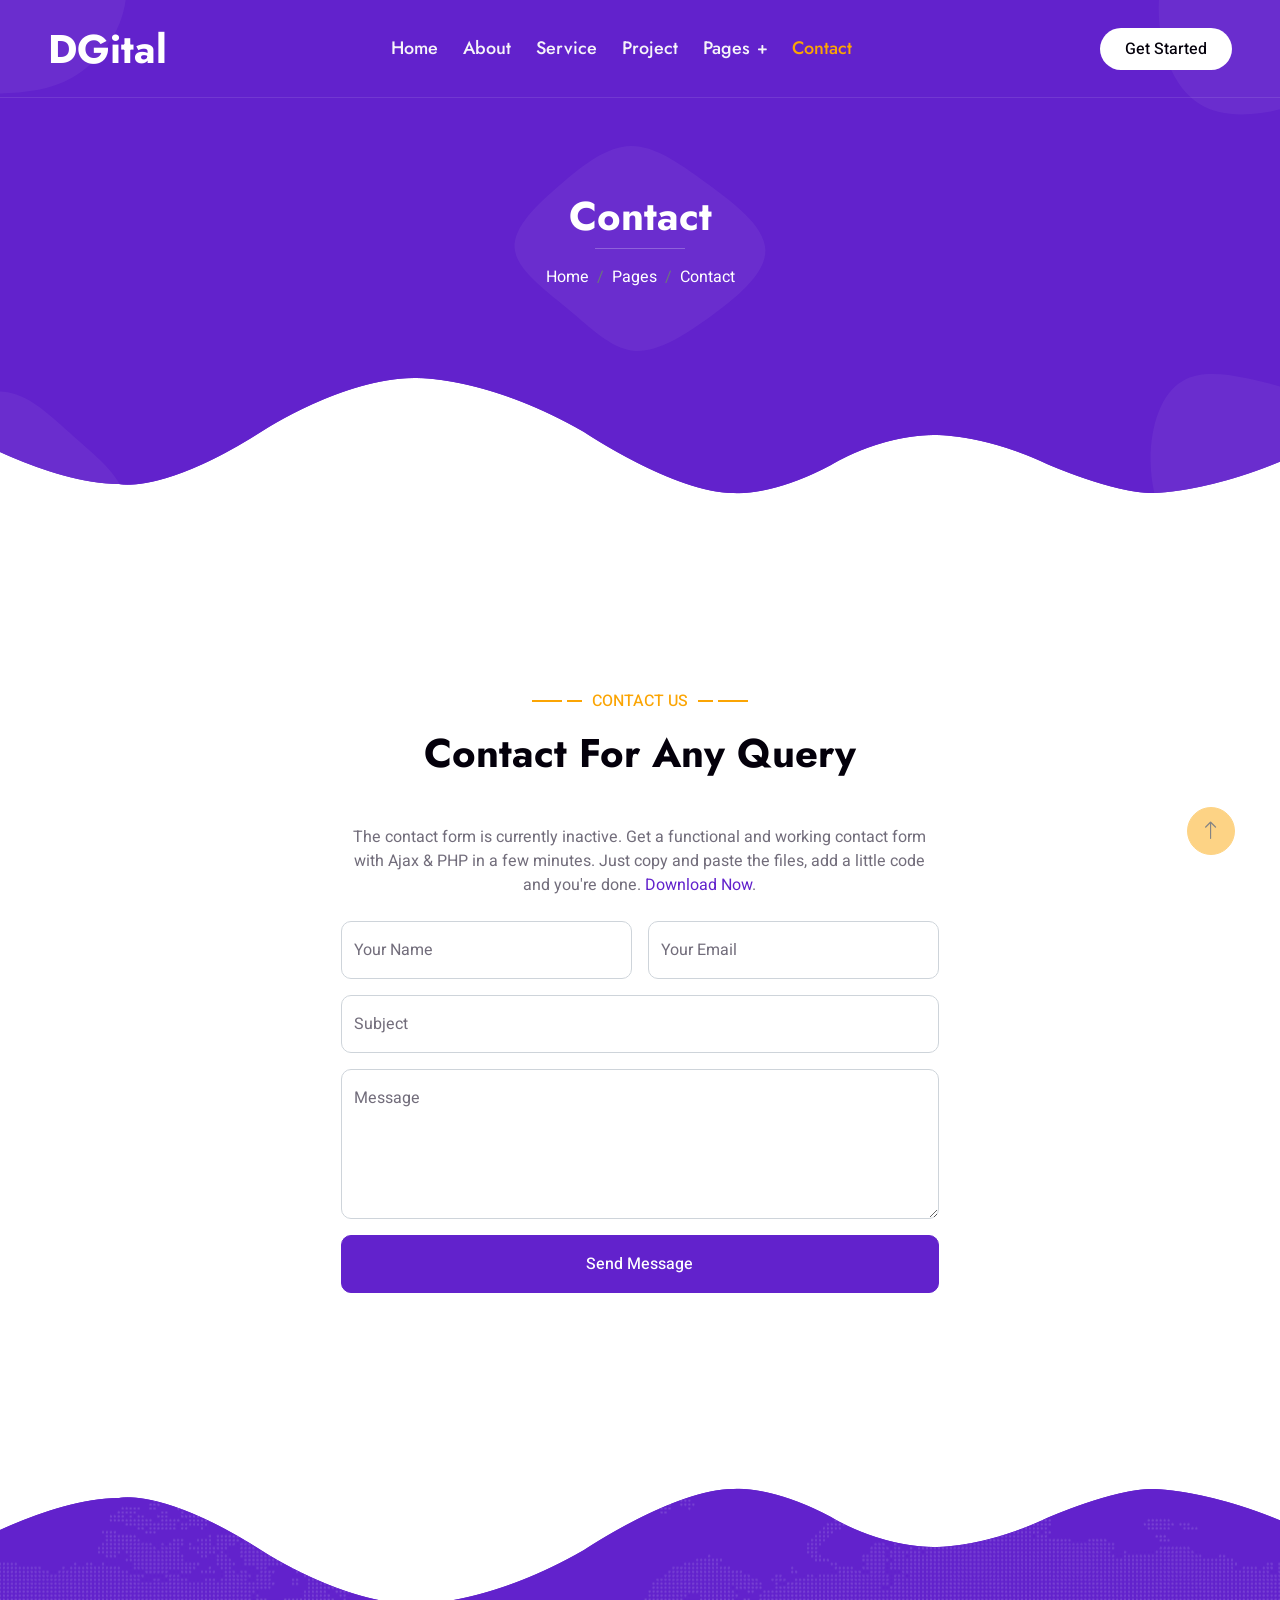
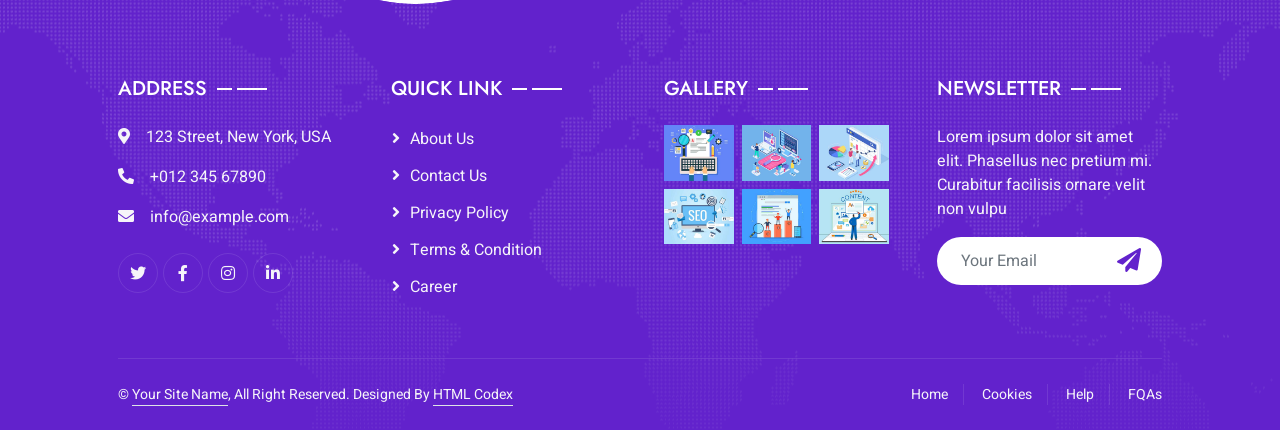
<file: contact.html>
<!DOCTYPE html>
<html lang="en">

<head>
    <meta charset="utf-8">
    <title>DGital - Digital Agency HTML Template</title>
    <meta content="width=device-width, initial-scale=1.0" name="viewport">
    <meta content="" name="keywords">
    <meta content="" name="description">

    <!-- Favicon -->
    <link href="img/favicon.ico" rel="icon">

    <!-- Google Web Fonts -->
    <link rel="preconnect" href="https://fonts.googleapis.com">
    <link rel="preconnect" href="https://fonts.gstatic.com" crossorigin>
    <link href="https://fonts.googleapis.com/css2?family=Heebo:wght@400;500&family=Jost:wght@500;600;700&display=swap" rel="stylesheet"> 

    <!-- Icon Font Stylesheet -->
    <link href="https://cdnjs.cloudflare.com/ajax/libs/font-awesome/5.10.0/css/all.min.css" rel="stylesheet">
    <link href="https://cdn.jsdelivr.net/npm/bootstrap-icons@1.4.1/font/bootstrap-icons.css" rel="stylesheet">

    <!-- Libraries Stylesheet -->
    <link href="lib/animate/animate.min.css" rel="stylesheet">
    <link href="lib/owlcarousel/assets/owl.carousel.min.css" rel="stylesheet">
    <link href="lib/lightbox/css/lightbox.min.css" rel="stylesheet">

    <!-- Customized Bootstrap Stylesheet -->
    <link href="css/bootstrap.min.css" rel="stylesheet">

    <!-- Template Stylesheet -->
    <link href="css/style.css" rel="stylesheet">
</head>

<body>
    <div class="container-xxl bg-white p-0">
        <!-- Spinner Start -->
        <div id="spinner" class="show bg-white position-fixed translate-middle w-100 vh-100 top-50 start-50 d-flex align-items-center justify-content-center">
            <div class="spinner-grow text-primary" style="width: 3rem; height: 3rem;" role="status">
                <span class="sr-only">Loading...</span>
            </div>
        </div>
        <!-- Spinner End -->


        <!-- Navbar & Hero Start -->
        <div class="container-xxl position-relative p-0">
            <nav class="navbar navbar-expand-lg navbar-light px-4 px-lg-5 py-3 py-lg-0">
                <a href="" class="navbar-brand p-0">
                    <h1 class="m-0">DGital</h1>
                    <!-- <img src="img/logo.png" alt="Logo"> -->
                </a>
                <button class="navbar-toggler" type="button" data-bs-toggle="collapse" data-bs-target="#navbarCollapse">
                    <span class="fa fa-bars"></span>
                </button>
                <div class="collapse navbar-collapse" id="navbarCollapse">
                    <div class="navbar-nav mx-auto py-0">
                        <a href="index.html" class="nav-item nav-link">Home</a>
                        <a href="about.html" class="nav-item nav-link">About</a>
                        <a href="service.html" class="nav-item nav-link">Service</a>
                        <a href="project.html" class="nav-item nav-link">Project</a>
                        <div class="nav-item dropdown">
                            <a href="#" class="nav-link dropdown-toggle" data-bs-toggle="dropdown">Pages</a>
                            <div class="dropdown-menu m-0">
                                <a href="team.html" class="dropdown-item">Our Team</a>
                                <a href="testimonial.html" class="dropdown-item">Testimonial</a>
                                <a href="404.html" class="dropdown-item">404 Page</a>
                            </div>
                        </div>
                        <a href="contact.html" class="nav-item nav-link active">Contact</a>
                    </div>
                    <a href="" class="btn rounded-pill py-2 px-4 ms-3 d-none d-lg-block">Get Started</a>
                </div>
            </nav>

            <div class="container-xxl py-5 bg-primary hero-header">
                <div class="container my-5 py-5 px-lg-5">
                    <div class="row g-5 py-5">
                        <div class="col-12 text-center">
                            <h1 class="text-white animated slideInDown">Contact</h1>
                            <hr class="bg-white mx-auto mt-0" style="width: 90px;">
                            <nav aria-label="breadcrumb">
                                <ol class="breadcrumb justify-content-center">
                                    <li class="breadcrumb-item"><a class="text-white" href="#">Home</a></li>
                                    <li class="breadcrumb-item"><a class="text-white" href="#">Pages</a></li>
                                    <li class="breadcrumb-item text-white active" aria-current="page">Contact</li>
                                </ol>
                            </nav>
                        </div>
                    </div>
                </div>
            </div>
        </div>
        <!-- Navbar & Hero End -->


        <!-- Contact Start -->
        <div class="container-xxl py-5">
            <div class="container py-5 px-lg-5">
                <div class="wow fadeInUp" data-wow-delay="0.1s">
                    <p class="section-title text-secondary justify-content-center"><span></span>Contact Us<span></span></p>
                    <h1 class="text-center mb-5">Contact For Any Query</h1>
                </div>
                <div class="row justify-content-center">
                    <div class="col-lg-7">
                        <div class="wow fadeInUp" data-wow-delay="0.3s">
                            <p class="text-center mb-4">The contact form is currently inactive. Get a functional and working contact form with Ajax & PHP in a few minutes. Just copy and paste the files, add a little code and you're done. <a href="https://htmlcodex.com/contact-form">Download Now</a>.</p>
                            <form>
                                <div class="row g-3">
                                    <div class="col-md-6">
                                        <div class="form-floating">
                                            <input type="text" class="form-control" id="name" placeholder="Your Name">
                                            <label for="name">Your Name</label>
                                        </div>
                                    </div>
                                    <div class="col-md-6">
                                        <div class="form-floating">
                                            <input type="email" class="form-control" id="email" placeholder="Your Email">
                                            <label for="email">Your Email</label>
                                        </div>
                                    </div>
                                    <div class="col-12">
                                        <div class="form-floating">
                                            <input type="text" class="form-control" id="subject" placeholder="Subject">
                                            <label for="subject">Subject</label>
                                        </div>
                                    </div>
                                    <div class="col-12">
                                        <div class="form-floating">
                                            <textarea class="form-control" placeholder="Leave a message here" id="message" style="height: 150px"></textarea>
                                            <label for="message">Message</label>
                                        </div>
                                    </div>
                                    <div class="col-12">
                                        <button class="btn btn-primary w-100 py-3" type="submit">Send Message</button>
                                    </div>
                                </div>
                            </form>
                        </div>
                    </div>
                </div>
            </div>
        </div>
        <!-- Contact End -->
        

        <!-- Footer Start -->
        <div class="container-fluid bg-primary text-light footer wow fadeIn" data-wow-delay="0.1s">
            <div class="container py-5 px-lg-5">
                <div class="row g-5">
                    <div class="col-md-6 col-lg-3">
                        <p class="section-title text-white h5 mb-4">Address<span></span></p>
                        <p><i class="fa fa-map-marker-alt me-3"></i>123 Street, New York, USA</p>
                        <p><i class="fa fa-phone-alt me-3"></i>+012 345 67890</p>
                        <p><i class="fa fa-envelope me-3"></i>info@example.com</p>
                        <div class="d-flex pt-2">
                            <a class="btn btn-outline-light btn-social" href=""><i class="fab fa-twitter"></i></a>
                            <a class="btn btn-outline-light btn-social" href=""><i class="fab fa-facebook-f"></i></a>
                            <a class="btn btn-outline-light btn-social" href=""><i class="fab fa-instagram"></i></a>
                            <a class="btn btn-outline-light btn-social" href=""><i class="fab fa-linkedin-in"></i></a>
                        </div>
                    </div>
                    <div class="col-md-6 col-lg-3">
                        <p class="section-title text-white h5 mb-4">Quick Link<span></span></p>
                        <a class="btn btn-link" href="">About Us</a>
                        <a class="btn btn-link" href="">Contact Us</a>
                        <a class="btn btn-link" href="">Privacy Policy</a>
                        <a class="btn btn-link" href="">Terms & Condition</a>
                        <a class="btn btn-link" href="">Career</a>
                    </div>
                    <div class="col-md-6 col-lg-3">
                        <p class="section-title text-white h5 mb-4">Gallery<span></span></p>
                        <div class="row g-2">
                            <div class="col-4">
                                <img class="img-fluid" src="img/portfolio-1.jpg" alt="Image">
                            </div>
                            <div class="col-4">
                                <img class="img-fluid" src="img/portfolio-2.jpg" alt="Image">
                            </div>
                            <div class="col-4">
                                <img class="img-fluid" src="img/portfolio-3.jpg" alt="Image">
                            </div>
                            <div class="col-4">
                                <img class="img-fluid" src="img/portfolio-4.jpg" alt="Image">
                            </div>
                            <div class="col-4">
                                <img class="img-fluid" src="img/portfolio-5.jpg" alt="Image">
                            </div>
                            <div class="col-4">
                                <img class="img-fluid" src="img/portfolio-6.jpg" alt="Image">
                            </div>
                        </div>
                    </div>
                    <div class="col-md-6 col-lg-3">
                        <p class="section-title text-white h5 mb-4">Newsletter<span></span></p>
                        <p>Lorem ipsum dolor sit amet elit. Phasellus nec pretium mi. Curabitur facilisis ornare velit non vulpu</p>
                        <div class="position-relative w-100 mt-3">
                            <input class="form-control border-0 rounded-pill w-100 ps-4 pe-5" type="text" placeholder="Your Email" style="height: 48px;">
                            <button type="button" class="btn shadow-none position-absolute top-0 end-0 mt-1 me-2"><i class="fa fa-paper-plane text-primary fs-4"></i></button>
                        </div>
                    </div>
                </div>
            </div>
            <div class="container px-lg-5">
                <div class="copyright">
                    <div class="row">
                        <div class="col-md-6 text-center text-md-start mb-3 mb-md-0">
                            &copy; <a class="border-bottom" href="#">Your Site Name</a>, All Right Reserved. 
							
							<!--/*** This template is free as long as you keep the footer author’s credit link/attribution link/backlink. If you'd like to use the template without the footer author’s credit link/attribution link/backlink, you can purchase the Credit Removal License from "https://htmlcodex.com/credit-removal". Thank you for your support. ***/-->
							Designed By <a class="border-bottom" href="https://htmlcodex.com">HTML Codex</a>
                        </div>
                        <div class="col-md-6 text-center text-md-end">
                            <div class="footer-menu">
                                <a href="">Home</a>
                                <a href="">Cookies</a>
                                <a href="">Help</a>
                                <a href="">FQAs</a>
                            </div>
                        </div>
                    </div>
                </div>
            </div>
        </div>
        <!-- Footer End -->


        <!-- Back to Top -->
        <a href="#" class="btn btn-lg btn-secondary btn-lg-square back-to-top"><i class="bi bi-arrow-up"></i></a>
    </div>

    <!-- JavaScript Libraries -->
    <script src="https://code.jquery.com/jquery-3.4.1.min.js"></script>
    <script src="https://cdn.jsdelivr.net/npm/bootstrap@5.0.0/dist/js/bootstrap.bundle.min.js"></script>
    <script src="lib/wow/wow.min.js"></script>
    <script src="lib/easing/easing.min.js"></script>
    <script src="lib/waypoints/waypoints.min.js"></script>
    <script src="lib/counterup/counterup.min.js"></script>
    <script src="lib/owlcarousel/owl.carousel.min.js"></script>
    <script src="lib/isotope/isotope.pkgd.min.js"></script>
    <script src="lib/lightbox/js/lightbox.min.js"></script>

    <!-- Template Javascript -->
    <script src="js/main.js"></script>
</body>

</html>
</file>
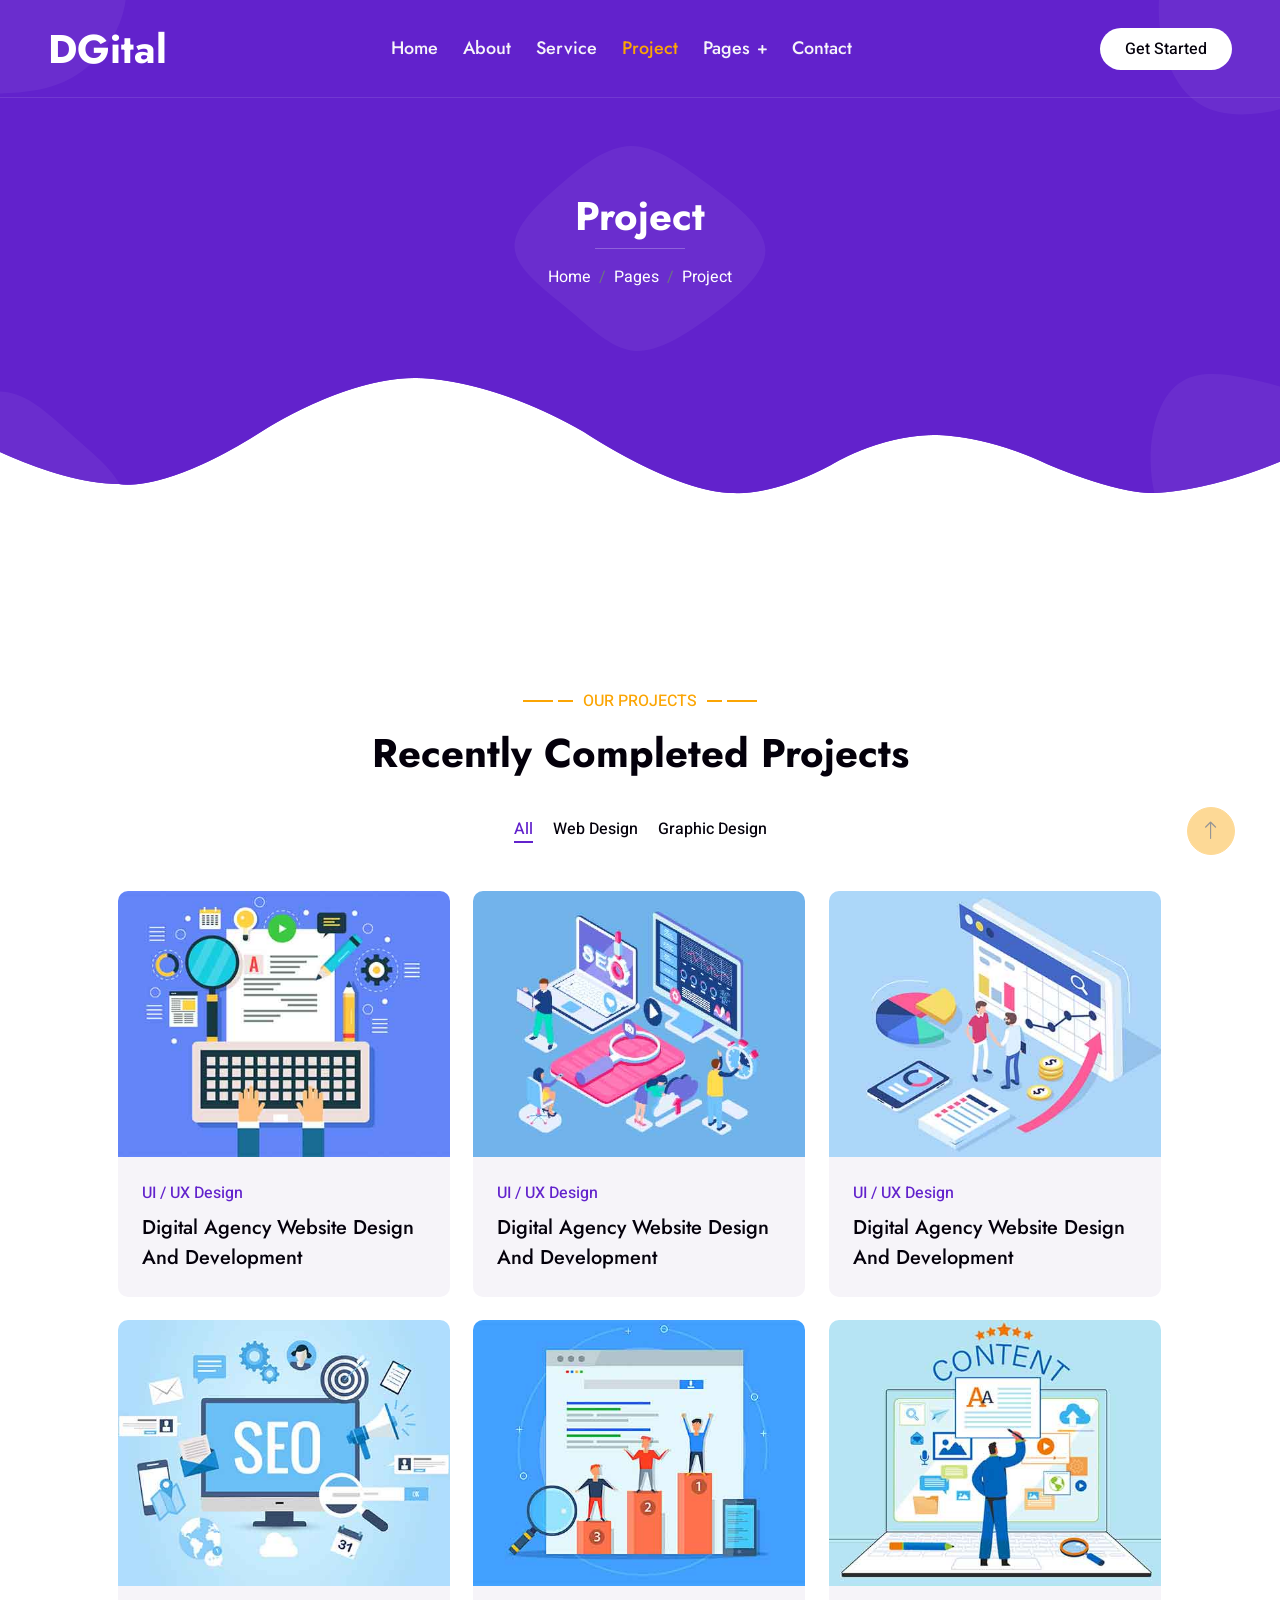
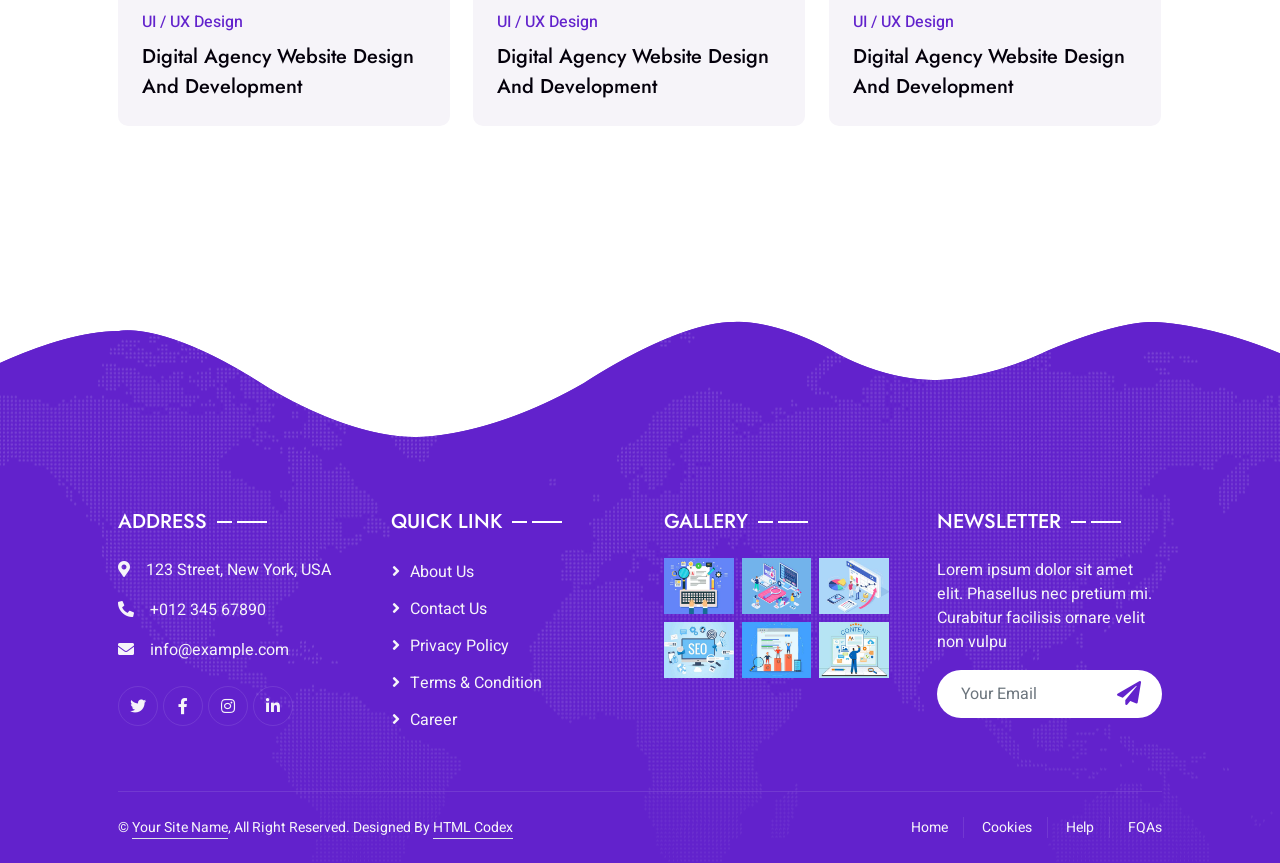
<file: project.html>
<!DOCTYPE html>
<html lang="en">

<head>
    <meta charset="utf-8">
    <title>DGital - Digital Agency HTML Template</title>
    <meta content="width=device-width, initial-scale=1.0" name="viewport">
    <meta content="" name="keywords">
    <meta content="" name="description">

    <!-- Favicon -->
    <link href="img/favicon.ico" rel="icon">

    <!-- Google Web Fonts -->
    <link rel="preconnect" href="https://fonts.googleapis.com">
    <link rel="preconnect" href="https://fonts.gstatic.com" crossorigin>
    <link href="https://fonts.googleapis.com/css2?family=Heebo:wght@400;500&family=Jost:wght@500;600;700&display=swap" rel="stylesheet"> 

    <!-- Icon Font Stylesheet -->
    <link href="https://cdnjs.cloudflare.com/ajax/libs/font-awesome/5.10.0/css/all.min.css" rel="stylesheet">
    <link href="https://cdn.jsdelivr.net/npm/bootstrap-icons@1.4.1/font/bootstrap-icons.css" rel="stylesheet">

    <!-- Libraries Stylesheet -->
    <link href="lib/animate/animate.min.css" rel="stylesheet">
    <link href="lib/owlcarousel/assets/owl.carousel.min.css" rel="stylesheet">
    <link href="lib/lightbox/css/lightbox.min.css" rel="stylesheet">

    <!-- Customized Bootstrap Stylesheet -->
    <link href="css/bootstrap.min.css" rel="stylesheet">

    <!-- Template Stylesheet -->
    <link href="css/style.css" rel="stylesheet">
</head>

<body>
    <div class="container-xxl bg-white p-0">
        <!-- Spinner Start -->
        <div id="spinner" class="show bg-white position-fixed translate-middle w-100 vh-100 top-50 start-50 d-flex align-items-center justify-content-center">
            <div class="spinner-grow text-primary" style="width: 3rem; height: 3rem;" role="status">
                <span class="sr-only">Loading...</span>
            </div>
        </div>
        <!-- Spinner End -->


        <!-- Navbar & Hero Start -->
        <div class="container-xxl position-relative p-0">
            <nav class="navbar navbar-expand-lg navbar-light px-4 px-lg-5 py-3 py-lg-0">
                <a href="" class="navbar-brand p-0">
                    <h1 class="m-0">DGital</h1>
                    <!-- <img src="img/logo.png" alt="Logo"> -->
                </a>
                <button class="navbar-toggler" type="button" data-bs-toggle="collapse" data-bs-target="#navbarCollapse">
                    <span class="fa fa-bars"></span>
                </button>
                <div class="collapse navbar-collapse" id="navbarCollapse">
                    <div class="navbar-nav mx-auto py-0">
                        <a href="index.html" class="nav-item nav-link">Home</a>
                        <a href="about.html" class="nav-item nav-link">About</a>
                        <a href="service.html" class="nav-item nav-link">Service</a>
                        <a href="project.html" class="nav-item nav-link active">Project</a>
                        <div class="nav-item dropdown">
                            <a href="#" class="nav-link dropdown-toggle" data-bs-toggle="dropdown">Pages</a>
                            <div class="dropdown-menu m-0">
                                <a href="team.html" class="dropdown-item">Our Team</a>
                                <a href="testimonial.html" class="dropdown-item">Testimonial</a>
                                <a href="404.html" class="dropdown-item">404 Page</a>
                            </div>
                        </div>
                        <a href="contact.html" class="nav-item nav-link">Contact</a>
                    </div>
                    <a href="" class="btn rounded-pill py-2 px-4 ms-3 d-none d-lg-block">Get Started</a>
                </div>
            </nav>

            <div class="container-xxl py-5 bg-primary hero-header">
                <div class="container my-5 py-5 px-lg-5">
                    <div class="row g-5 py-5">
                        <div class="col-12 text-center">
                            <h1 class="text-white animated slideInDown">Project</h1>
                            <hr class="bg-white mx-auto mt-0" style="width: 90px;">
                            <nav aria-label="breadcrumb">
                                <ol class="breadcrumb justify-content-center">
                                    <li class="breadcrumb-item"><a class="text-white" href="#">Home</a></li>
                                    <li class="breadcrumb-item"><a class="text-white" href="#">Pages</a></li>
                                    <li class="breadcrumb-item text-white active" aria-current="page">Project</li>
                                </ol>
                            </nav>
                        </div>
                    </div>
                </div>
            </div>
        </div>
        <!-- Navbar & Hero End -->


        <!-- Projects Start -->
        <div class="container-xxl py-5">
            <div class="container py-5 px-lg-5">
                <div class="wow fadeInUp" data-wow-delay="0.1s">
                    <p class="section-title text-secondary justify-content-center"><span></span>Our Projects<span></span></p>
                    <h1 class="text-center mb-5">Recently Completed Projects</h1>
                </div>
                <div class="row mt-n2 wow fadeInUp" data-wow-delay="0.3s">
                    <div class="col-12 text-center">
                        <ul class="list-inline mb-5" id="portfolio-flters">
                            <li class="mx-2 active" data-filter="*">All</li>
                            <li class="mx-2" data-filter=".first">Web Design</li>
                            <li class="mx-2" data-filter=".second">Graphic Design</li>
                        </ul>
                    </div>
                </div>
                <div class="row g-4 portfolio-container">
                    <div class="col-lg-4 col-md-6 portfolio-item first wow fadeInUp" data-wow-delay="0.1s">
                        <div class="rounded overflow-hidden">
                            <div class="position-relative overflow-hidden">
                                <img class="img-fluid w-100" src="img/portfolio-1.jpg" alt="">
                                <div class="portfolio-overlay">
                                    <a class="btn btn-square btn-outline-light mx-1" href="img/portfolio-1.jpg" data-lightbox="portfolio"><i class="fa fa-eye"></i></a>
                                    <a class="btn btn-square btn-outline-light mx-1" href=""><i class="fa fa-link"></i></a>
                                </div>
                            </div>
                            <div class="bg-light p-4">
                                <p class="text-primary fw-medium mb-2">UI / UX Design</p>
                                <h5 class="lh-base mb-0">Digital Agency Website Design And Development</a>
                            </div>
                        </div>
                    </div>
                    <div class="col-lg-4 col-md-6 portfolio-item second wow fadeInUp" data-wow-delay="0.3s">
                        <div class="rounded overflow-hidden">
                            <div class="position-relative overflow-hidden">
                                <img class="img-fluid w-100" src="img/portfolio-2.jpg" alt="">
                                <div class="portfolio-overlay">
                                    <a class="btn btn-square btn-outline-light mx-1" href="img/portfolio-2.jpg" data-lightbox="portfolio"><i class="fa fa-eye"></i></a>
                                    <a class="btn btn-square btn-outline-light mx-1" href=""><i class="fa fa-link"></i></a>
                                </div>
                            </div>
                            <div class="bg-light p-4">
                                <p class="text-primary fw-medium mb-2">UI / UX Design</p>
                                <h5 class="lh-base mb-0">Digital Agency Website Design And Development</a>
                            </div>
                        </div>
                    </div>
                    <div class="col-lg-4 col-md-6 portfolio-item first wow fadeInUp" data-wow-delay="0.5s">
                        <div class="rounded overflow-hidden">
                            <div class="position-relative overflow-hidden">
                                <img class="img-fluid w-100" src="img/portfolio-3.jpg" alt="">
                                <div class="portfolio-overlay">
                                    <a class="btn btn-square btn-outline-light mx-1" href="img/portfolio-3.jpg" data-lightbox="portfolio"><i class="fa fa-eye"></i></a>
                                    <a class="btn btn-square btn-outline-light mx-1" href=""><i class="fa fa-link"></i></a>
                                </div>
                            </div>
                            <div class="bg-light p-4">
                                <p class="text-primary fw-medium mb-2">UI / UX Design</p>
                                <h5 class="lh-base mb-0">Digital Agency Website Design And Development</a>
                            </div>
                        </div>
                    </div>
                    <div class="col-lg-4 col-md-6 portfolio-item second wow fadeInUp" data-wow-delay="0.1s">
                        <div class="rounded overflow-hidden">
                            <div class="position-relative overflow-hidden">
                                <img class="img-fluid w-100" src="img/portfolio-4.jpg" alt="">
                                <div class="portfolio-overlay">
                                    <a class="btn btn-square btn-outline-light mx-1" href="img/portfolio-4.jpg" data-lightbox="portfolio"><i class="fa fa-eye"></i></a>
                                    <a class="btn btn-square btn-outline-light mx-1" href=""><i class="fa fa-link"></i></a>
                                </div>
                            </div>
                            <div class="bg-light p-4">
                                <p class="text-primary fw-medium mb-2">UI / UX Design</p>
                                <h5 class="lh-base mb-0">Digital Agency Website Design And Development</a>
                            </div>
                        </div>
                    </div>
                    <div class="col-lg-4 col-md-6 portfolio-item first wow fadeInUp" data-wow-delay="0.3s">
                        <div class="rounded overflow-hidden">
                            <div class="position-relative overflow-hidden">
                                <img class="img-fluid w-100" src="img/portfolio-5.jpg" alt="">
                                <div class="portfolio-overlay">
                                    <a class="btn btn-square btn-outline-light mx-1" href="img/portfolio-5.jpg" data-lightbox="portfolio"><i class="fa fa-eye"></i></a>
                                    <a class="btn btn-square btn-outline-light mx-1" href=""><i class="fa fa-link"></i></a>
                                </div>
                            </div>
                            <div class="bg-light p-4">
                                <p class="text-primary fw-medium mb-2">UI / UX Design</p>
                                <h5 class="lh-base mb-0">Digital Agency Website Design And Development</a>
                            </div>
                        </div>
                    </div>
                    <div class="col-lg-4 col-md-6 portfolio-item second wow fadeInUp" data-wow-delay="0.5s">
                        <div class="rounded overflow-hidden">
                            <div class="position-relative overflow-hidden">
                                <img class="img-fluid w-100" src="img/portfolio-6.jpg" alt="">
                                <div class="portfolio-overlay">
                                    <a class="btn btn-square btn-outline-light mx-1" href="img/portfolio-6.jpg" data-lightbox="portfolio"><i class="fa fa-eye"></i></a>
                                    <a class="btn btn-square btn-outline-light mx-1" href=""><i class="fa fa-link"></i></a>
                                </div>
                            </div>
                            <div class="bg-light p-4">
                                <p class="text-primary fw-medium mb-2">UI / UX Design</p>
                                <h5 class="lh-base mb-0">Digital Agency Website Design And Development</a>
                            </div>
                        </div>
                    </div>
                </div>
            </div>
        </div>
        <!-- Projects End -->
        

        <!-- Footer Start -->
        <div class="container-fluid bg-primary text-light footer wow fadeIn" data-wow-delay="0.1s">
            <div class="container py-5 px-lg-5">
                <div class="row g-5">
                    <div class="col-md-6 col-lg-3">
                        <p class="section-title text-white h5 mb-4">Address<span></span></p>
                        <p><i class="fa fa-map-marker-alt me-3"></i>123 Street, New York, USA</p>
                        <p><i class="fa fa-phone-alt me-3"></i>+012 345 67890</p>
                        <p><i class="fa fa-envelope me-3"></i>info@example.com</p>
                        <div class="d-flex pt-2">
                            <a class="btn btn-outline-light btn-social" href=""><i class="fab fa-twitter"></i></a>
                            <a class="btn btn-outline-light btn-social" href=""><i class="fab fa-facebook-f"></i></a>
                            <a class="btn btn-outline-light btn-social" href=""><i class="fab fa-instagram"></i></a>
                            <a class="btn btn-outline-light btn-social" href=""><i class="fab fa-linkedin-in"></i></a>
                        </div>
                    </div>
                    <div class="col-md-6 col-lg-3">
                        <p class="section-title text-white h5 mb-4">Quick Link<span></span></p>
                        <a class="btn btn-link" href="">About Us</a>
                        <a class="btn btn-link" href="">Contact Us</a>
                        <a class="btn btn-link" href="">Privacy Policy</a>
                        <a class="btn btn-link" href="">Terms & Condition</a>
                        <a class="btn btn-link" href="">Career</a>
                    </div>
                    <div class="col-md-6 col-lg-3">
                        <p class="section-title text-white h5 mb-4">Gallery<span></span></p>
                        <div class="row g-2">
                            <div class="col-4">
                                <img class="img-fluid" src="img/portfolio-1.jpg" alt="Image">
                            </div>
                            <div class="col-4">
                                <img class="img-fluid" src="img/portfolio-2.jpg" alt="Image">
                            </div>
                            <div class="col-4">
                                <img class="img-fluid" src="img/portfolio-3.jpg" alt="Image">
                            </div>
                            <div class="col-4">
                                <img class="img-fluid" src="img/portfolio-4.jpg" alt="Image">
                            </div>
                            <div class="col-4">
                                <img class="img-fluid" src="img/portfolio-5.jpg" alt="Image">
                            </div>
                            <div class="col-4">
                                <img class="img-fluid" src="img/portfolio-6.jpg" alt="Image">
                            </div>
                        </div>
                    </div>
                    <div class="col-md-6 col-lg-3">
                        <p class="section-title text-white h5 mb-4">Newsletter<span></span></p>
                        <p>Lorem ipsum dolor sit amet elit. Phasellus nec pretium mi. Curabitur facilisis ornare velit non vulpu</p>
                        <div class="position-relative w-100 mt-3">
                            <input class="form-control border-0 rounded-pill w-100 ps-4 pe-5" type="text" placeholder="Your Email" style="height: 48px;">
                            <button type="button" class="btn shadow-none position-absolute top-0 end-0 mt-1 me-2"><i class="fa fa-paper-plane text-primary fs-4"></i></button>
                        </div>
                    </div>
                </div>
            </div>
            <div class="container px-lg-5">
                <div class="copyright">
                    <div class="row">
                        <div class="col-md-6 text-center text-md-start mb-3 mb-md-0">
                            &copy; <a class="border-bottom" href="#">Your Site Name</a>, All Right Reserved. 
							
							<!--/*** This template is free as long as you keep the footer author’s credit link/attribution link/backlink. If you'd like to use the template without the footer author’s credit link/attribution link/backlink, you can purchase the Credit Removal License from "https://htmlcodex.com/credit-removal". Thank you for your support. ***/-->
							Designed By <a class="border-bottom" href="https://htmlcodex.com">HTML Codex</a>
                        </div>
                        <div class="col-md-6 text-center text-md-end">
                            <div class="footer-menu">
                                <a href="">Home</a>
                                <a href="">Cookies</a>
                                <a href="">Help</a>
                                <a href="">FQAs</a>
                            </div>
                        </div>
                    </div>
                </div>
            </div>
        </div>
        <!-- Footer End -->


        <!-- Back to Top -->
        <a href="#" class="btn btn-lg btn-secondary btn-lg-square back-to-top"><i class="bi bi-arrow-up"></i></a>
    </div>

    <!-- JavaScript Libraries -->
    <script src="https://code.jquery.com/jquery-3.4.1.min.js"></script>
    <script src="https://cdn.jsdelivr.net/npm/bootstrap@5.0.0/dist/js/bootstrap.bundle.min.js"></script>
    <script src="lib/wow/wow.min.js"></script>
    <script src="lib/easing/easing.min.js"></script>
    <script src="lib/waypoints/waypoints.min.js"></script>
    <script src="lib/counterup/counterup.min.js"></script>
    <script src="lib/owlcarousel/owl.carousel.min.js"></script>
    <script src="lib/isotope/isotope.pkgd.min.js"></script>
    <script src="lib/lightbox/js/lightbox.min.js"></script>

    <!-- Template Javascript -->
    <script src="js/main.js"></script>
</body>

</html>
</file>
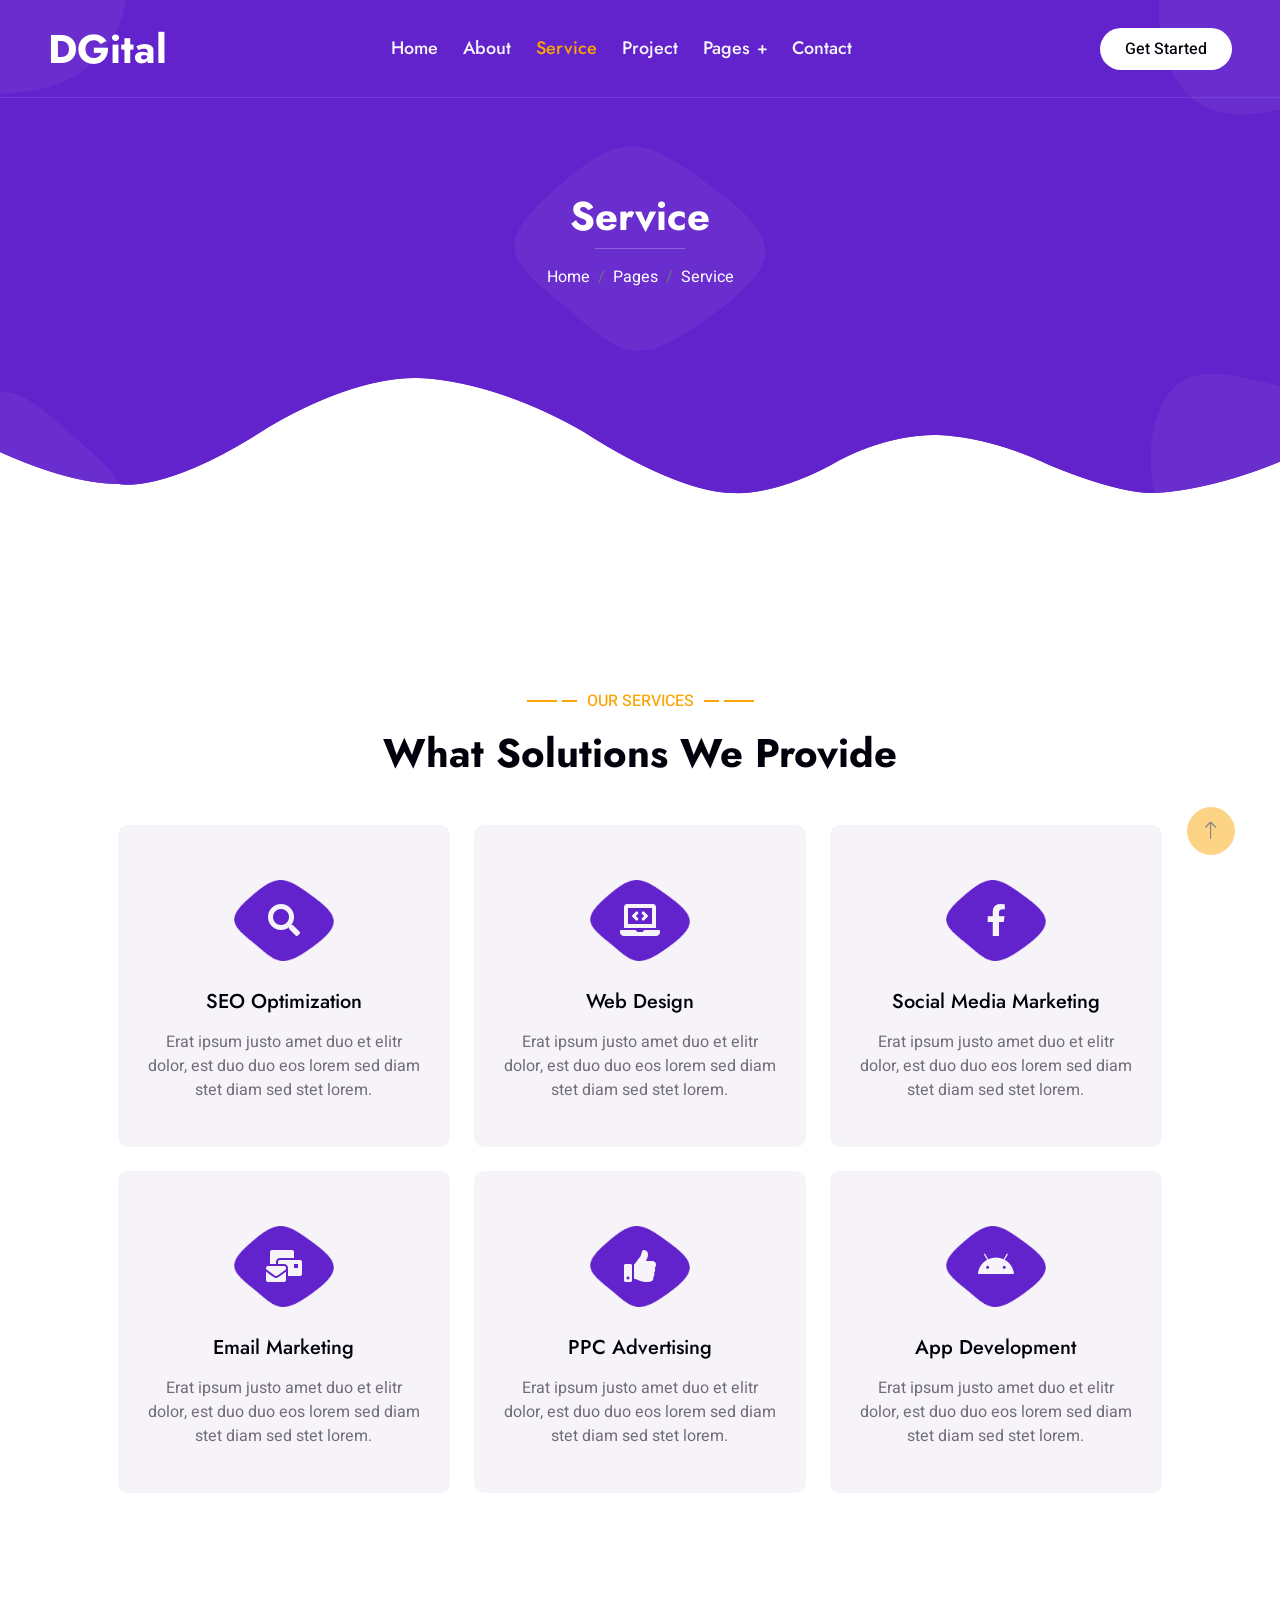
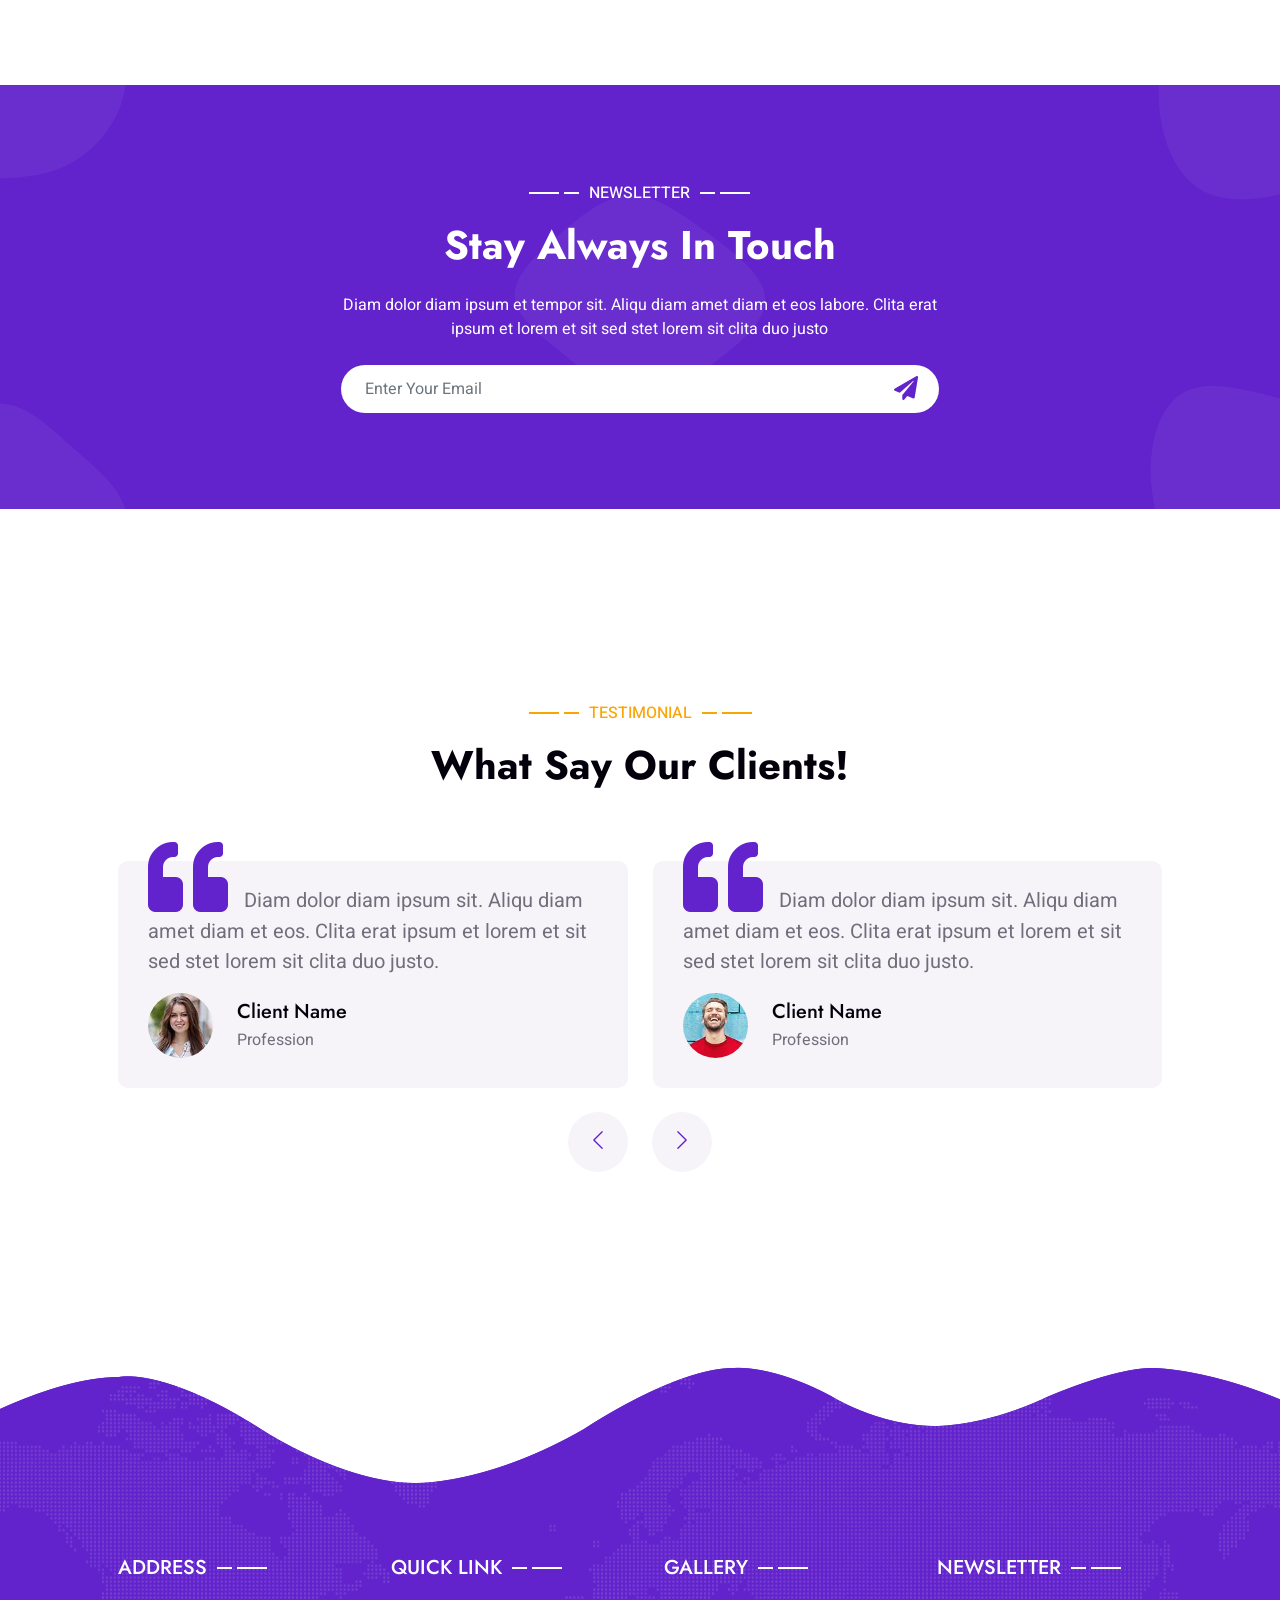
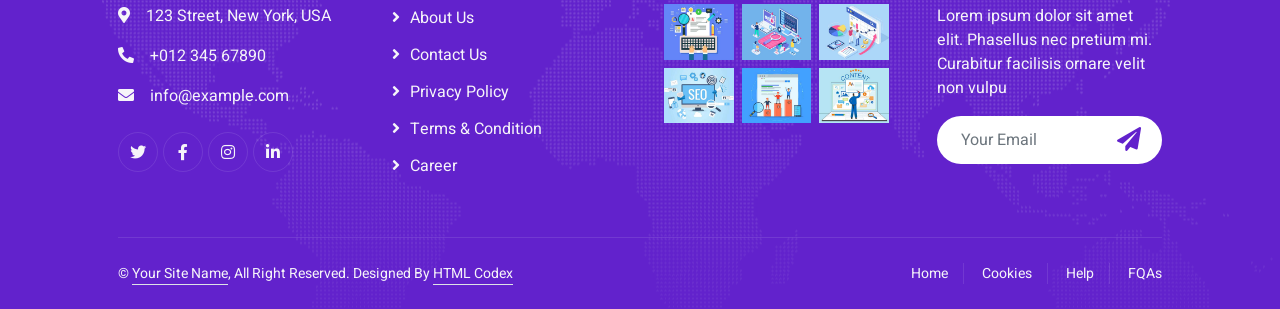
<file: service.html>
<!DOCTYPE html>
<html lang="en">

<head>
    <meta charset="utf-8">
    <title>DGital - Digital Agency HTML Template</title>
    <meta content="width=device-width, initial-scale=1.0" name="viewport">
    <meta content="" name="keywords">
    <meta content="" name="description">

    <!-- Favicon -->
    <link href="img/favicon.ico" rel="icon">

    <!-- Google Web Fonts -->
    <link rel="preconnect" href="https://fonts.googleapis.com">
    <link rel="preconnect" href="https://fonts.gstatic.com" crossorigin>
    <link href="https://fonts.googleapis.com/css2?family=Heebo:wght@400;500&family=Jost:wght@500;600;700&display=swap" rel="stylesheet"> 

    <!-- Icon Font Stylesheet -->
    <link href="https://cdnjs.cloudflare.com/ajax/libs/font-awesome/5.10.0/css/all.min.css" rel="stylesheet">
    <link href="https://cdn.jsdelivr.net/npm/bootstrap-icons@1.4.1/font/bootstrap-icons.css" rel="stylesheet">

    <!-- Libraries Stylesheet -->
    <link href="lib/animate/animate.min.css" rel="stylesheet">
    <link href="lib/owlcarousel/assets/owl.carousel.min.css" rel="stylesheet">
    <link href="lib/lightbox/css/lightbox.min.css" rel="stylesheet">

    <!-- Customized Bootstrap Stylesheet -->
    <link href="css/bootstrap.min.css" rel="stylesheet">

    <!-- Template Stylesheet -->
    <link href="css/style.css" rel="stylesheet">
</head>

<body>
    <div class="container-xxl bg-white p-0">
        <!-- Spinner Start -->
        <div id="spinner" class="show bg-white position-fixed translate-middle w-100 vh-100 top-50 start-50 d-flex align-items-center justify-content-center">
            <div class="spinner-grow text-primary" style="width: 3rem; height: 3rem;" role="status">
                <span class="sr-only">Loading...</span>
            </div>
        </div>
        <!-- Spinner End -->


        <!-- Navbar & Hero Start -->
        <div class="container-xxl position-relative p-0">
            <nav class="navbar navbar-expand-lg navbar-light px-4 px-lg-5 py-3 py-lg-0">
                <a href="" class="navbar-brand p-0">
                    <h1 class="m-0">DGital</h1>
                    <!-- <img src="img/logo.png" alt="Logo"> -->
                </a>
                <button class="navbar-toggler" type="button" data-bs-toggle="collapse" data-bs-target="#navbarCollapse">
                    <span class="fa fa-bars"></span>
                </button>
                <div class="collapse navbar-collapse" id="navbarCollapse">
                    <div class="navbar-nav mx-auto py-0">
                        <a href="index.html" class="nav-item nav-link">Home</a>
                        <a href="about.html" class="nav-item nav-link">About</a>
                        <a href="service.html" class="nav-item nav-link active">Service</a>
                        <a href="project.html" class="nav-item nav-link">Project</a>
                        <div class="nav-item dropdown">
                            <a href="#" class="nav-link dropdown-toggle" data-bs-toggle="dropdown">Pages</a>
                            <div class="dropdown-menu m-0">
                                <a href="team.html" class="dropdown-item">Our Team</a>
                                <a href="testimonial.html" class="dropdown-item">Testimonial</a>
                                <a href="404.html" class="dropdown-item">404 Page</a>
                            </div>
                        </div>
                        <a href="contact.html" class="nav-item nav-link">Contact</a>
                    </div>
                    <a href="" class="btn rounded-pill py-2 px-4 ms-3 d-none d-lg-block">Get Started</a>
                </div>
            </nav>

            <div class="container-xxl py-5 bg-primary hero-header">
                <div class="container my-5 py-5 px-lg-5">
                    <div class="row g-5 py-5">
                        <div class="col-12 text-center">
                            <h1 class="text-white animated slideInDown">Service</h1>
                            <hr class="bg-white mx-auto mt-0" style="width: 90px;">
                            <nav aria-label="breadcrumb">
                                <ol class="breadcrumb justify-content-center">
                                    <li class="breadcrumb-item"><a class="text-white" href="#">Home</a></li>
                                    <li class="breadcrumb-item"><a class="text-white" href="#">Pages</a></li>
                                    <li class="breadcrumb-item text-white active" aria-current="page">Service</li>
                                </ol>
                            </nav>
                        </div>
                    </div>
                </div>
            </div>
        </div>
        <!-- Navbar & Hero End -->


        <!-- Service Start -->
        <div class="container-xxl py-5">
            <div class="container py-5 px-lg-5">
                <div class="wow fadeInUp" data-wow-delay="0.1s">
                    <p class="section-title text-secondary justify-content-center"><span></span>Our Services<span></span></p>
                    <h1 class="text-center mb-5">What Solutions We Provide</h1>
                </div>
                <div class="row g-4">
                    <div class="col-lg-4 col-md-6 wow fadeInUp" data-wow-delay="0.1s">
                        <div class="service-item d-flex flex-column text-center rounded">
                            <div class="service-icon flex-shrink-0">
                                <i class="fa fa-search fa-2x"></i>
                            </div>
                            <h5 class="mb-3">SEO Optimization</h5>
                            <p class="m-0">Erat ipsum justo amet duo et elitr dolor, est duo duo eos lorem sed diam stet diam sed stet lorem.</p>
                            <a class="btn btn-square" href=""><i class="fa fa-arrow-right"></i></a>
                        </div>
                    </div>
                    <div class="col-lg-4 col-md-6 wow fadeInUp" data-wow-delay="0.3s">
                        <div class="service-item d-flex flex-column text-center rounded">
                            <div class="service-icon flex-shrink-0">
                                <i class="fa fa-laptop-code fa-2x"></i>
                            </div>
                            <h5 class="mb-3">Web Design</h5>
                            <p class="m-0">Erat ipsum justo amet duo et elitr dolor, est duo duo eos lorem sed diam stet diam sed stet lorem.</p>
                            <a class="btn btn-square" href=""><i class="fa fa-arrow-right"></i></a>
                        </div>
                    </div>
                    <div class="col-lg-4 col-md-6 wow fadeInUp" data-wow-delay="0.5s">
                        <div class="service-item d-flex flex-column text-center rounded">
                            <div class="service-icon flex-shrink-0">
                                <i class="fab fa-facebook-f fa-2x"></i>
                            </div>
                            <h5 class="mb-3">Social Media Marketing</h5>
                            <p class="m-0">Erat ipsum justo amet duo et elitr dolor, est duo duo eos lorem sed diam stet diam sed stet lorem.</p>
                            <a class="btn btn-square" href=""><i class="fa fa-arrow-right"></i></a>
                        </div>
                    </div>
                    <div class="col-lg-4 col-md-6 wow fadeInUp" data-wow-delay="0.1s">
                        <div class="service-item d-flex flex-column text-center rounded">
                            <div class="service-icon flex-shrink-0">
                                <i class="fa fa-mail-bulk fa-2x"></i>
                            </div>
                            <h5 class="mb-3">Email Marketing</h5>
                            <p class="m-0">Erat ipsum justo amet duo et elitr dolor, est duo duo eos lorem sed diam stet diam sed stet lorem.</p>
                            <a class="btn btn-square" href=""><i class="fa fa-arrow-right"></i></a>
                        </div>
                    </div>
                    <div class="col-lg-4 col-md-6 wow fadeInUp" data-wow-delay="0.3s">
                        <div class="service-item d-flex flex-column text-center rounded">
                            <div class="service-icon flex-shrink-0">
                                <i class="fa fa-thumbs-up fa-2x"></i>
                            </div>
                            <h5 class="mb-3">PPC Advertising</h5>
                            <p class="m-0">Erat ipsum justo amet duo et elitr dolor, est duo duo eos lorem sed diam stet diam sed stet lorem.</p>
                            <a class="btn btn-square" href=""><i class="fa fa-arrow-right"></i></a>
                        </div>
                    </div>
                    <div class="col-lg-4 col-md-6 wow fadeInUp" data-wow-delay="0.5s">
                        <div class="service-item d-flex flex-column text-center rounded">
                            <div class="service-icon flex-shrink-0">
                                <i class="fab fa-android fa-2x"></i>
                            </div>
                            <h5 class="mb-3">App Development</h5>
                            <p class="m-0">Erat ipsum justo amet duo et elitr dolor, est duo duo eos lorem sed diam stet diam sed stet lorem.</p>
                            <a class="btn btn-square" href=""><i class="fa fa-arrow-right"></i></a>
                        </div>
                    </div>
                </div>
            </div>
        </div>
        <!-- Service End -->


        <!-- Newsletter Start -->
        <div class="container-xxl bg-primary newsletter py-5 wow fadeInUp" data-wow-delay="0.1s">
            <div class="container py-5 px-lg-5">
                <div class="row justify-content-center">
                    <div class="col-lg-7 text-center">
                        <p class="section-title text-white justify-content-center"><span></span>Newsletter<span></span></p>
                        <h1 class="text-center text-white mb-4">Stay Always In Touch</h1>
                        <p class="text-white mb-4">Diam dolor diam ipsum et tempor sit. Aliqu diam amet diam et eos labore. Clita erat ipsum et lorem et sit sed stet lorem sit clita duo justo</p>
                        <div class="position-relative w-100 mt-3">
                            <input class="form-control border-0 rounded-pill w-100 ps-4 pe-5" type="text" placeholder="Enter Your Email" style="height: 48px;">
                            <button type="button" class="btn shadow-none position-absolute top-0 end-0 mt-1 me-2"><i class="fa fa-paper-plane text-primary fs-4"></i></button>
                        </div>
                    </div>
                </div>
            </div>
        </div>
        <!-- Newsletter End -->


        <!-- Testimonial Start -->
        <div class="container-xxl py-5 wow fadeInUp" data-wow-delay="0.1s">
            <div class="container py-5 px-lg-5">
                <p class="section-title text-secondary justify-content-center"><span></span>Testimonial<span></span></p>
                <h1 class="text-center mb-5">What Say Our Clients!</h1>
                <div class="owl-carousel testimonial-carousel">
                    <div class="testimonial-item bg-light rounded my-4">
                        <p class="fs-5"><i class="fa fa-quote-left fa-4x text-primary mt-n4 me-3"></i>Diam dolor diam ipsum sit. Aliqu diam amet diam et eos. Clita erat ipsum et lorem et sit sed stet lorem sit clita duo justo.</p>
                        <div class="d-flex align-items-center">
                            <img class="img-fluid flex-shrink-0 rounded-circle" src="img/testimonial-1.jpg" style="width: 65px; height: 65px;">
                            <div class="ps-4">
                                <h5 class="mb-1">Client Name</h5>
                                <span>Profession</span>
                            </div>
                        </div>
                    </div>
                    <div class="testimonial-item bg-light rounded my-4">
                        <p class="fs-5"><i class="fa fa-quote-left fa-4x text-primary mt-n4 me-3"></i>Diam dolor diam ipsum sit. Aliqu diam amet diam et eos. Clita erat ipsum et lorem et sit sed stet lorem sit clita duo justo.</p>
                        <div class="d-flex align-items-center">
                            <img class="img-fluid flex-shrink-0 rounded-circle" src="img/testimonial-2.jpg" style="width: 65px; height: 65px;">
                            <div class="ps-4">
                                <h5 class="mb-1">Client Name</h5>
                                <span>Profession</span>
                            </div>
                        </div>
                    </div>
                    <div class="testimonial-item bg-light rounded my-4">
                        <p class="fs-5"><i class="fa fa-quote-left fa-4x text-primary mt-n4 me-3"></i>Diam dolor diam ipsum sit. Aliqu diam amet diam et eos. Clita erat ipsum et lorem et sit sed stet lorem sit clita duo justo.</p>
                        <div class="d-flex align-items-center">
                            <img class="img-fluid flex-shrink-0 rounded-circle" src="img/testimonial-3.jpg" style="width: 65px; height: 65px;">
                            <div class="ps-4">
                                <h5 class="mb-1">Client Name</h5>
                                <span>Profession</span>
                            </div>
                        </div>
                    </div>
                </div>
            </div>
        </div>
        <!-- Testimonial End -->
        

        <!-- Footer Start -->
        <div class="container-fluid bg-primary text-light footer wow fadeIn" data-wow-delay="0.1s">
            <div class="container py-5 px-lg-5">
                <div class="row g-5">
                    <div class="col-md-6 col-lg-3">
                        <p class="section-title text-white h5 mb-4">Address<span></span></p>
                        <p><i class="fa fa-map-marker-alt me-3"></i>123 Street, New York, USA</p>
                        <p><i class="fa fa-phone-alt me-3"></i>+012 345 67890</p>
                        <p><i class="fa fa-envelope me-3"></i>info@example.com</p>
                        <div class="d-flex pt-2">
                            <a class="btn btn-outline-light btn-social" href=""><i class="fab fa-twitter"></i></a>
                            <a class="btn btn-outline-light btn-social" href=""><i class="fab fa-facebook-f"></i></a>
                            <a class="btn btn-outline-light btn-social" href=""><i class="fab fa-instagram"></i></a>
                            <a class="btn btn-outline-light btn-social" href=""><i class="fab fa-linkedin-in"></i></a>
                        </div>
                    </div>
                    <div class="col-md-6 col-lg-3">
                        <p class="section-title text-white h5 mb-4">Quick Link<span></span></p>
                        <a class="btn btn-link" href="">About Us</a>
                        <a class="btn btn-link" href="">Contact Us</a>
                        <a class="btn btn-link" href="">Privacy Policy</a>
                        <a class="btn btn-link" href="">Terms & Condition</a>
                        <a class="btn btn-link" href="">Career</a>
                    </div>
                    <div class="col-md-6 col-lg-3">
                        <p class="section-title text-white h5 mb-4">Gallery<span></span></p>
                        <div class="row g-2">
                            <div class="col-4">
                                <img class="img-fluid" src="img/portfolio-1.jpg" alt="Image">
                            </div>
                            <div class="col-4">
                                <img class="img-fluid" src="img/portfolio-2.jpg" alt="Image">
                            </div>
                            <div class="col-4">
                                <img class="img-fluid" src="img/portfolio-3.jpg" alt="Image">
                            </div>
                            <div class="col-4">
                                <img class="img-fluid" src="img/portfolio-4.jpg" alt="Image">
                            </div>
                            <div class="col-4">
                                <img class="img-fluid" src="img/portfolio-5.jpg" alt="Image">
                            </div>
                            <div class="col-4">
                                <img class="img-fluid" src="img/portfolio-6.jpg" alt="Image">
                            </div>
                        </div>
                    </div>
                    <div class="col-md-6 col-lg-3">
                        <p class="section-title text-white h5 mb-4">Newsletter<span></span></p>
                        <p>Lorem ipsum dolor sit amet elit. Phasellus nec pretium mi. Curabitur facilisis ornare velit non vulpu</p>
                        <div class="position-relative w-100 mt-3">
                            <input class="form-control border-0 rounded-pill w-100 ps-4 pe-5" type="text" placeholder="Your Email" style="height: 48px;">
                            <button type="button" class="btn shadow-none position-absolute top-0 end-0 mt-1 me-2"><i class="fa fa-paper-plane text-primary fs-4"></i></button>
                        </div>
                    </div>
                </div>
            </div>
            <div class="container px-lg-5">
                <div class="copyright">
                    <div class="row">
                        <div class="col-md-6 text-center text-md-start mb-3 mb-md-0">
                            &copy; <a class="border-bottom" href="#">Your Site Name</a>, All Right Reserved. 
							
							<!--/*** This template is free as long as you keep the footer author’s credit link/attribution link/backlink. If you'd like to use the template without the footer author’s credit link/attribution link/backlink, you can purchase the Credit Removal License from "https://htmlcodex.com/credit-removal". Thank you for your support. ***/-->
							Designed By <a class="border-bottom" href="https://htmlcodex.com">HTML Codex</a>
                        </div>
                        <div class="col-md-6 text-center text-md-end">
                            <div class="footer-menu">
                                <a href="">Home</a>
                                <a href="">Cookies</a>
                                <a href="">Help</a>
                                <a href="">FQAs</a>
                            </div>
                        </div>
                    </div>
                </div>
            </div>
        </div>
        <!-- Footer End -->


        <!-- Back to Top -->
        <a href="#" class="btn btn-lg btn-secondary btn-lg-square back-to-top"><i class="bi bi-arrow-up"></i></a>
    </div>

    <!-- JavaScript Libraries -->
    <script src="https://code.jquery.com/jquery-3.4.1.min.js"></script>
    <script src="https://cdn.jsdelivr.net/npm/bootstrap@5.0.0/dist/js/bootstrap.bundle.min.js"></script>
    <script src="lib/wow/wow.min.js"></script>
    <script src="lib/easing/easing.min.js"></script>
    <script src="lib/waypoints/waypoints.min.js"></script>
    <script src="lib/counterup/counterup.min.js"></script>
    <script src="lib/owlcarousel/owl.carousel.min.js"></script>
    <script src="lib/isotope/isotope.pkgd.min.js"></script>
    <script src="lib/lightbox/js/lightbox.min.js"></script>

    <!-- Template Javascript -->
    <script src="js/main.js"></script>
</body>

</html>
</file>
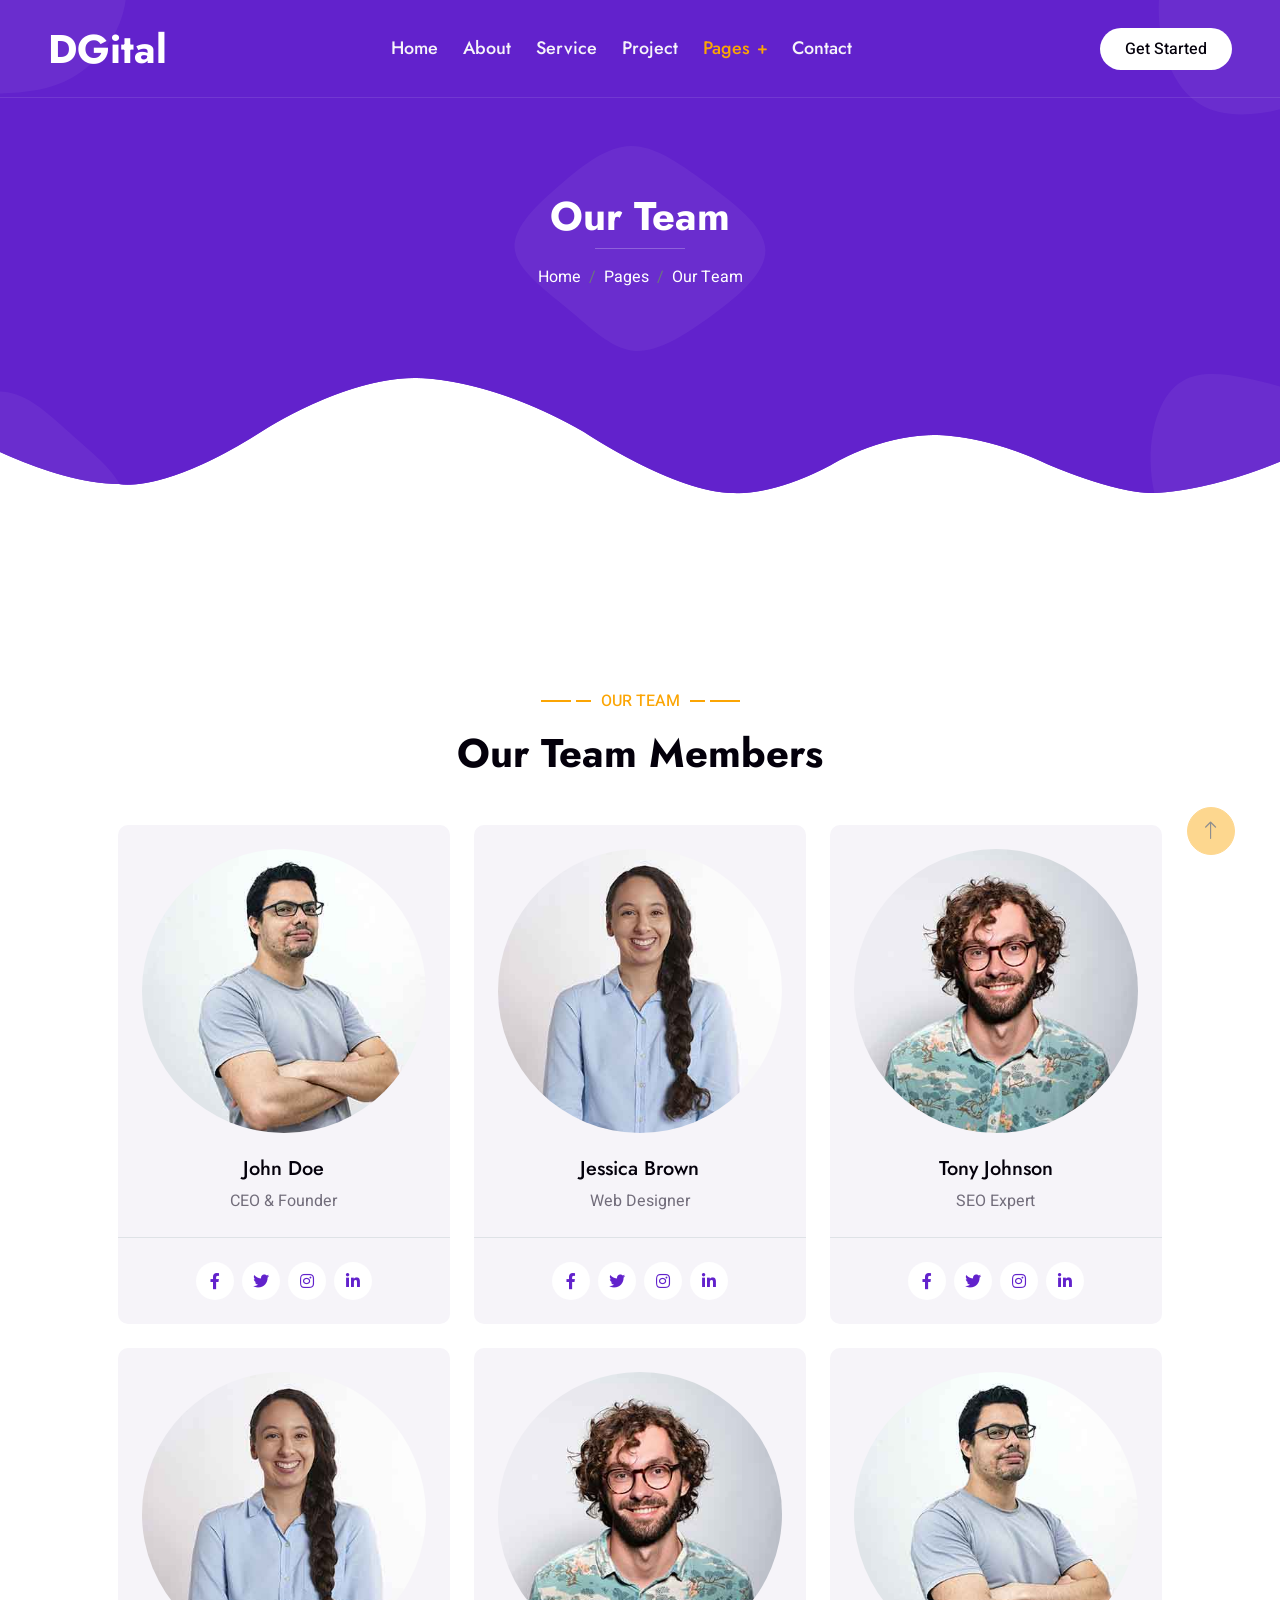
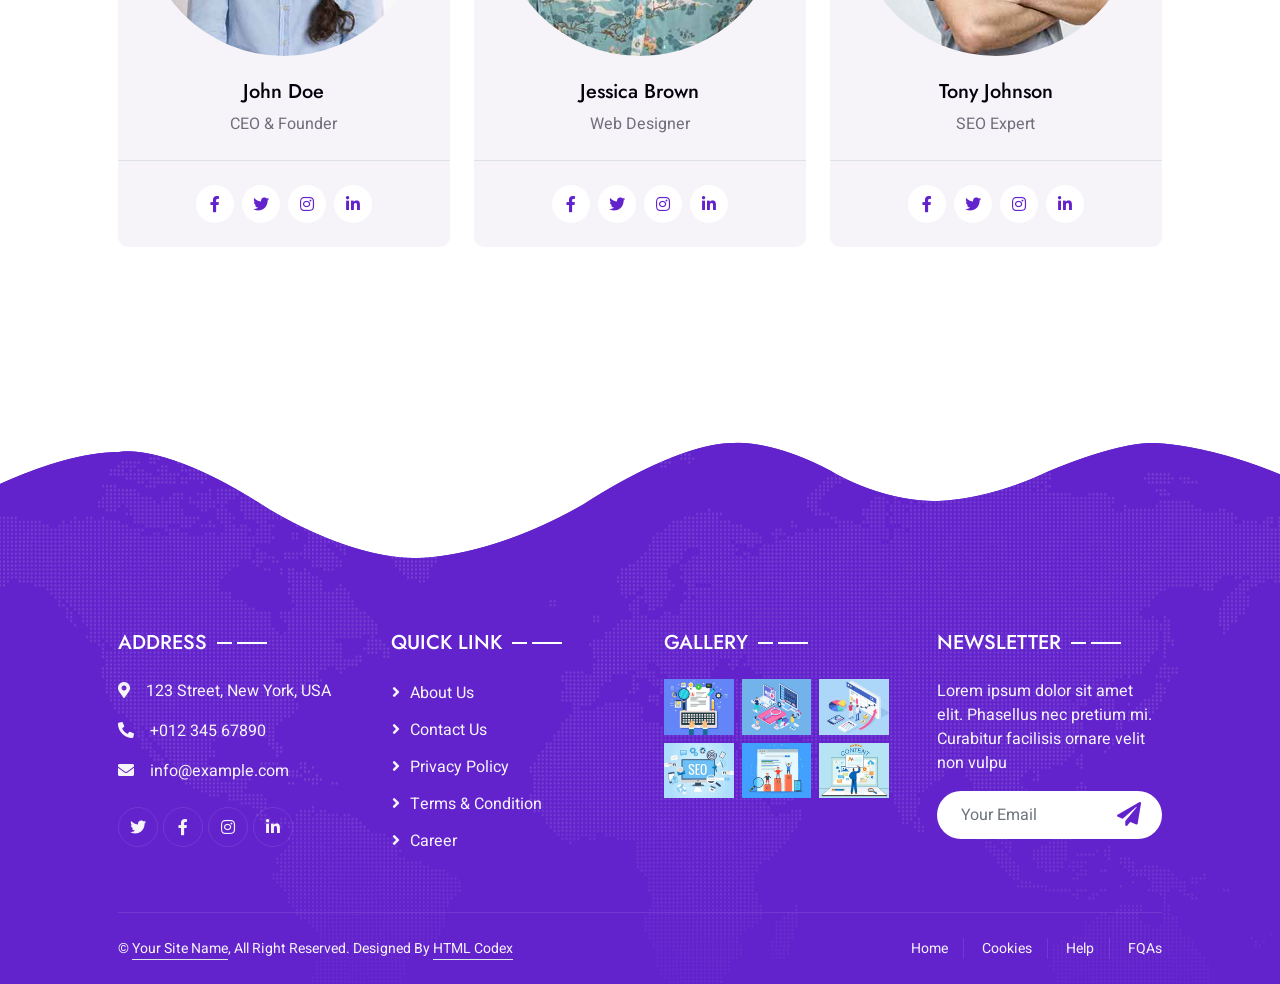
<file: team.html>
<!DOCTYPE html>
<html lang="en">

<head>
    <meta charset="utf-8">
    <title>DGital - Digital Agency HTML Template</title>
    <meta content="width=device-width, initial-scale=1.0" name="viewport">
    <meta content="" name="keywords">
    <meta content="" name="description">

    <!-- Favicon -->
    <link href="img/favicon.ico" rel="icon">

    <!-- Google Web Fonts -->
    <link rel="preconnect" href="https://fonts.googleapis.com">
    <link rel="preconnect" href="https://fonts.gstatic.com" crossorigin>
    <link href="https://fonts.googleapis.com/css2?family=Heebo:wght@400;500&family=Jost:wght@500;600;700&display=swap" rel="stylesheet"> 

    <!-- Icon Font Stylesheet -->
    <link href="https://cdnjs.cloudflare.com/ajax/libs/font-awesome/5.10.0/css/all.min.css" rel="stylesheet">
    <link href="https://cdn.jsdelivr.net/npm/bootstrap-icons@1.4.1/font/bootstrap-icons.css" rel="stylesheet">

    <!-- Libraries Stylesheet -->
    <link href="lib/animate/animate.min.css" rel="stylesheet">
    <link href="lib/owlcarousel/assets/owl.carousel.min.css" rel="stylesheet">
    <link href="lib/lightbox/css/lightbox.min.css" rel="stylesheet">

    <!-- Customized Bootstrap Stylesheet -->
    <link href="css/bootstrap.min.css" rel="stylesheet">

    <!-- Template Stylesheet -->
    <link href="css/style.css" rel="stylesheet">
</head>

<body>
    <div class="container-xxl bg-white p-0">
        <!-- Spinner Start -->
        <div id="spinner" class="show bg-white position-fixed translate-middle w-100 vh-100 top-50 start-50 d-flex align-items-center justify-content-center">
            <div class="spinner-grow text-primary" style="width: 3rem; height: 3rem;" role="status">
                <span class="sr-only">Loading...</span>
            </div>
        </div>
        <!-- Spinner End -->


        <!-- Navbar & Hero Start -->
        <div class="container-xxl position-relative p-0">
            <nav class="navbar navbar-expand-lg navbar-light px-4 px-lg-5 py-3 py-lg-0">
                <a href="" class="navbar-brand p-0">
                    <h1 class="m-0">DGital</h1>
                    <!-- <img src="img/logo.png" alt="Logo"> -->
                </a>
                <button class="navbar-toggler" type="button" data-bs-toggle="collapse" data-bs-target="#navbarCollapse">
                    <span class="fa fa-bars"></span>
                </button>
                <div class="collapse navbar-collapse" id="navbarCollapse">
                    <div class="navbar-nav mx-auto py-0">
                        <a href="index.html" class="nav-item nav-link">Home</a>
                        <a href="about.html" class="nav-item nav-link">About</a>
                        <a href="service.html" class="nav-item nav-link">Service</a>
                        <a href="project.html" class="nav-item nav-link">Project</a>
                        <div class="nav-item dropdown">
                            <a href="#" class="nav-link dropdown-toggle active" data-bs-toggle="dropdown">Pages</a>
                            <div class="dropdown-menu m-0">
                                <a href="team.html" class="dropdown-item active">Our Team</a>
                                <a href="testimonial.html" class="dropdown-item">Testimonial</a>
                                <a href="404.html" class="dropdown-item">404 Page</a>
                            </div>
                        </div>
                        <a href="contact.html" class="nav-item nav-link">Contact</a>
                    </div>
                    <a href="" class="btn rounded-pill py-2 px-4 ms-3 d-none d-lg-block">Get Started</a>
                </div>
            </nav>

            <div class="container-xxl py-5 bg-primary hero-header">
                <div class="container my-5 py-5 px-lg-5">
                    <div class="row g-5 py-5">
                        <div class="col-12 text-center">
                            <h1 class="text-white animated slideInDown">Our Team</h1>
                            <hr class="bg-white mx-auto mt-0" style="width: 90px;">
                            <nav aria-label="breadcrumb">
                                <ol class="breadcrumb justify-content-center">
                                    <li class="breadcrumb-item"><a class="text-white" href="#">Home</a></li>
                                    <li class="breadcrumb-item"><a class="text-white" href="#">Pages</a></li>
                                    <li class="breadcrumb-item text-white active" aria-current="page">Our Team</li>
                                </ol>
                            </nav>
                        </div>
                    </div>
                </div>
            </div>
        </div>
        <!-- Navbar & Hero End -->
        

        <!-- Team Start -->
        <div class="container-xxl py-5">
            <div class="container py-5 px-lg-5">
                <div class="wow fadeInUp" data-wow-delay="0.1s">
                    <p class="section-title text-secondary justify-content-center"><span></span>Our Team<span></span></p>
                    <h1 class="text-center mb-5">Our Team Members</h1>
                </div>
                <div class="row g-4">
                    <div class="col-lg-4 col-md-6 wow fadeInUp" data-wow-delay="0.1s">
                        <div class="team-item bg-light rounded">
                            <div class="text-center border-bottom p-4">
                                <img class="img-fluid rounded-circle mb-4" src="img/team-1.jpg" alt="">
                                <h5>John Doe</h5>
                                <span>CEO & Founder</span>
                            </div>
                            <div class="d-flex justify-content-center p-4">
                                <a class="btn btn-square mx-1" href=""><i class="fab fa-facebook-f"></i></a>
                                <a class="btn btn-square mx-1" href=""><i class="fab fa-twitter"></i></a>
                                <a class="btn btn-square mx-1" href=""><i class="fab fa-instagram"></i></a>
                                <a class="btn btn-square mx-1" href=""><i class="fab fa-linkedin-in"></i></a>
                            </div>
                        </div>
                    </div>
                    <div class="col-lg-4 col-md-6 wow fadeInUp" data-wow-delay="0.3s">
                        <div class="team-item bg-light rounded">
                            <div class="text-center border-bottom p-4">
                                <img class="img-fluid rounded-circle mb-4" src="img/team-2.jpg" alt="">
                                <h5>Jessica Brown</h5>
                                <span>Web Designer</span>
                            </div>
                            <div class="d-flex justify-content-center p-4">
                                <a class="btn btn-square mx-1" href=""><i class="fab fa-facebook-f"></i></a>
                                <a class="btn btn-square mx-1" href=""><i class="fab fa-twitter"></i></a>
                                <a class="btn btn-square mx-1" href=""><i class="fab fa-instagram"></i></a>
                                <a class="btn btn-square mx-1" href=""><i class="fab fa-linkedin-in"></i></a>
                            </div>
                        </div>
                    </div>
                    <div class="col-lg-4 col-md-6 wow fadeInUp" data-wow-delay="0.5s">
                        <div class="team-item bg-light rounded">
                            <div class="text-center border-bottom p-4">
                                <img class="img-fluid rounded-circle mb-4" src="img/team-3.jpg" alt="">
                                <h5>Tony Johnson</h5>
                                <span>SEO Expert</span>
                            </div>
                            <div class="d-flex justify-content-center p-4">
                                <a class="btn btn-square mx-1" href=""><i class="fab fa-facebook-f"></i></a>
                                <a class="btn btn-square mx-1" href=""><i class="fab fa-twitter"></i></a>
                                <a class="btn btn-square mx-1" href=""><i class="fab fa-instagram"></i></a>
                                <a class="btn btn-square mx-1" href=""><i class="fab fa-linkedin-in"></i></a>
                            </div>
                        </div>
                    </div>
                    <div class="col-lg-4 col-md-6 wow fadeInUp" data-wow-delay="0.1s">
                        <div class="team-item bg-light rounded">
                            <div class="text-center border-bottom p-4">
                                <img class="img-fluid rounded-circle mb-4" src="img/team-2.jpg" alt="">
                                <h5>John Doe</h5>
                                <span>CEO & Founder</span>
                            </div>
                            <div class="d-flex justify-content-center p-4">
                                <a class="btn btn-square mx-1" href=""><i class="fab fa-facebook-f"></i></a>
                                <a class="btn btn-square mx-1" href=""><i class="fab fa-twitter"></i></a>
                                <a class="btn btn-square mx-1" href=""><i class="fab fa-instagram"></i></a>
                                <a class="btn btn-square mx-1" href=""><i class="fab fa-linkedin-in"></i></a>
                            </div>
                        </div>
                    </div>
                    <div class="col-lg-4 col-md-6 wow fadeInUp" data-wow-delay="0.3s">
                        <div class="team-item bg-light rounded">
                            <div class="text-center border-bottom p-4">
                                <img class="img-fluid rounded-circle mb-4" src="img/team-3.jpg" alt="">
                                <h5>Jessica Brown</h5>
                                <span>Web Designer</span>
                            </div>
                            <div class="d-flex justify-content-center p-4">
                                <a class="btn btn-square mx-1" href=""><i class="fab fa-facebook-f"></i></a>
                                <a class="btn btn-square mx-1" href=""><i class="fab fa-twitter"></i></a>
                                <a class="btn btn-square mx-1" href=""><i class="fab fa-instagram"></i></a>
                                <a class="btn btn-square mx-1" href=""><i class="fab fa-linkedin-in"></i></a>
                            </div>
                        </div>
                    </div>
                    <div class="col-lg-4 col-md-6 wow fadeInUp" data-wow-delay="0.5s">
                        <div class="team-item bg-light rounded">
                            <div class="text-center border-bottom p-4">
                                <img class="img-fluid rounded-circle mb-4" src="img/team-1.jpg" alt="">
                                <h5>Tony Johnson</h5>
                                <span>SEO Expert</span>
                            </div>
                            <div class="d-flex justify-content-center p-4">
                                <a class="btn btn-square mx-1" href=""><i class="fab fa-facebook-f"></i></a>
                                <a class="btn btn-square mx-1" href=""><i class="fab fa-twitter"></i></a>
                                <a class="btn btn-square mx-1" href=""><i class="fab fa-instagram"></i></a>
                                <a class="btn btn-square mx-1" href=""><i class="fab fa-linkedin-in"></i></a>
                            </div>
                        </div>
                    </div>
                </div>
            </div>
        </div>
        <!-- Team End -->
        

        <!-- Footer Start -->
        <div class="container-fluid bg-primary text-light footer wow fadeIn" data-wow-delay="0.1s">
            <div class="container py-5 px-lg-5">
                <div class="row g-5">
                    <div class="col-md-6 col-lg-3">
                        <p class="section-title text-white h5 mb-4">Address<span></span></p>
                        <p><i class="fa fa-map-marker-alt me-3"></i>123 Street, New York, USA</p>
                        <p><i class="fa fa-phone-alt me-3"></i>+012 345 67890</p>
                        <p><i class="fa fa-envelope me-3"></i>info@example.com</p>
                        <div class="d-flex pt-2">
                            <a class="btn btn-outline-light btn-social" href=""><i class="fab fa-twitter"></i></a>
                            <a class="btn btn-outline-light btn-social" href=""><i class="fab fa-facebook-f"></i></a>
                            <a class="btn btn-outline-light btn-social" href=""><i class="fab fa-instagram"></i></a>
                            <a class="btn btn-outline-light btn-social" href=""><i class="fab fa-linkedin-in"></i></a>
                        </div>
                    </div>
                    <div class="col-md-6 col-lg-3">
                        <p class="section-title text-white h5 mb-4">Quick Link<span></span></p>
                        <a class="btn btn-link" href="">About Us</a>
                        <a class="btn btn-link" href="">Contact Us</a>
                        <a class="btn btn-link" href="">Privacy Policy</a>
                        <a class="btn btn-link" href="">Terms & Condition</a>
                        <a class="btn btn-link" href="">Career</a>
                    </div>
                    <div class="col-md-6 col-lg-3">
                        <p class="section-title text-white h5 mb-4">Gallery<span></span></p>
                        <div class="row g-2">
                            <div class="col-4">
                                <img class="img-fluid" src="img/portfolio-1.jpg" alt="Image">
                            </div>
                            <div class="col-4">
                                <img class="img-fluid" src="img/portfolio-2.jpg" alt="Image">
                            </div>
                            <div class="col-4">
                                <img class="img-fluid" src="img/portfolio-3.jpg" alt="Image">
                            </div>
                            <div class="col-4">
                                <img class="img-fluid" src="img/portfolio-4.jpg" alt="Image">
                            </div>
                            <div class="col-4">
                                <img class="img-fluid" src="img/portfolio-5.jpg" alt="Image">
                            </div>
                            <div class="col-4">
                                <img class="img-fluid" src="img/portfolio-6.jpg" alt="Image">
                            </div>
                        </div>
                    </div>
                    <div class="col-md-6 col-lg-3">
                        <p class="section-title text-white h5 mb-4">Newsletter<span></span></p>
                        <p>Lorem ipsum dolor sit amet elit. Phasellus nec pretium mi. Curabitur facilisis ornare velit non vulpu</p>
                        <div class="position-relative w-100 mt-3">
                            <input class="form-control border-0 rounded-pill w-100 ps-4 pe-5" type="text" placeholder="Your Email" style="height: 48px;">
                            <button type="button" class="btn shadow-none position-absolute top-0 end-0 mt-1 me-2"><i class="fa fa-paper-plane text-primary fs-4"></i></button>
                        </div>
                    </div>
                </div>
            </div>
            <div class="container px-lg-5">
                <div class="copyright">
                    <div class="row">
                        <div class="col-md-6 text-center text-md-start mb-3 mb-md-0">
                            &copy; <a class="border-bottom" href="#">Your Site Name</a>, All Right Reserved. 
							
							<!--/*** This template is free as long as you keep the footer author’s credit link/attribution link/backlink. If you'd like to use the template without the footer author’s credit link/attribution link/backlink, you can purchase the Credit Removal License from "https://htmlcodex.com/credit-removal". Thank you for your support. ***/-->
							Designed By <a class="border-bottom" href="https://htmlcodex.com">HTML Codex</a>
                        </div>
                        <div class="col-md-6 text-center text-md-end">
                            <div class="footer-menu">
                                <a href="">Home</a>
                                <a href="">Cookies</a>
                                <a href="">Help</a>
                                <a href="">FQAs</a>
                            </div>
                        </div>
                    </div>
                </div>
            </div>
        </div>
        <!-- Footer End -->


        <!-- Back to Top -->
        <a href="#" class="btn btn-lg btn-secondary btn-lg-square back-to-top"><i class="bi bi-arrow-up"></i></a>
    </div>

    <!-- JavaScript Libraries -->
    <script src="https://code.jquery.com/jquery-3.4.1.min.js"></script>
    <script src="https://cdn.jsdelivr.net/npm/bootstrap@5.0.0/dist/js/bootstrap.bundle.min.js"></script>
    <script src="lib/wow/wow.min.js"></script>
    <script src="lib/easing/easing.min.js"></script>
    <script src="lib/waypoints/waypoints.min.js"></script>
    <script src="lib/counterup/counterup.min.js"></script>
    <script src="lib/owlcarousel/owl.carousel.min.js"></script>
    <script src="lib/isotope/isotope.pkgd.min.js"></script>
    <script src="lib/lightbox/js/lightbox.min.js"></script>

    <!-- Template Javascript -->
    <script src="js/main.js"></script>
</body>

</html>
</file>
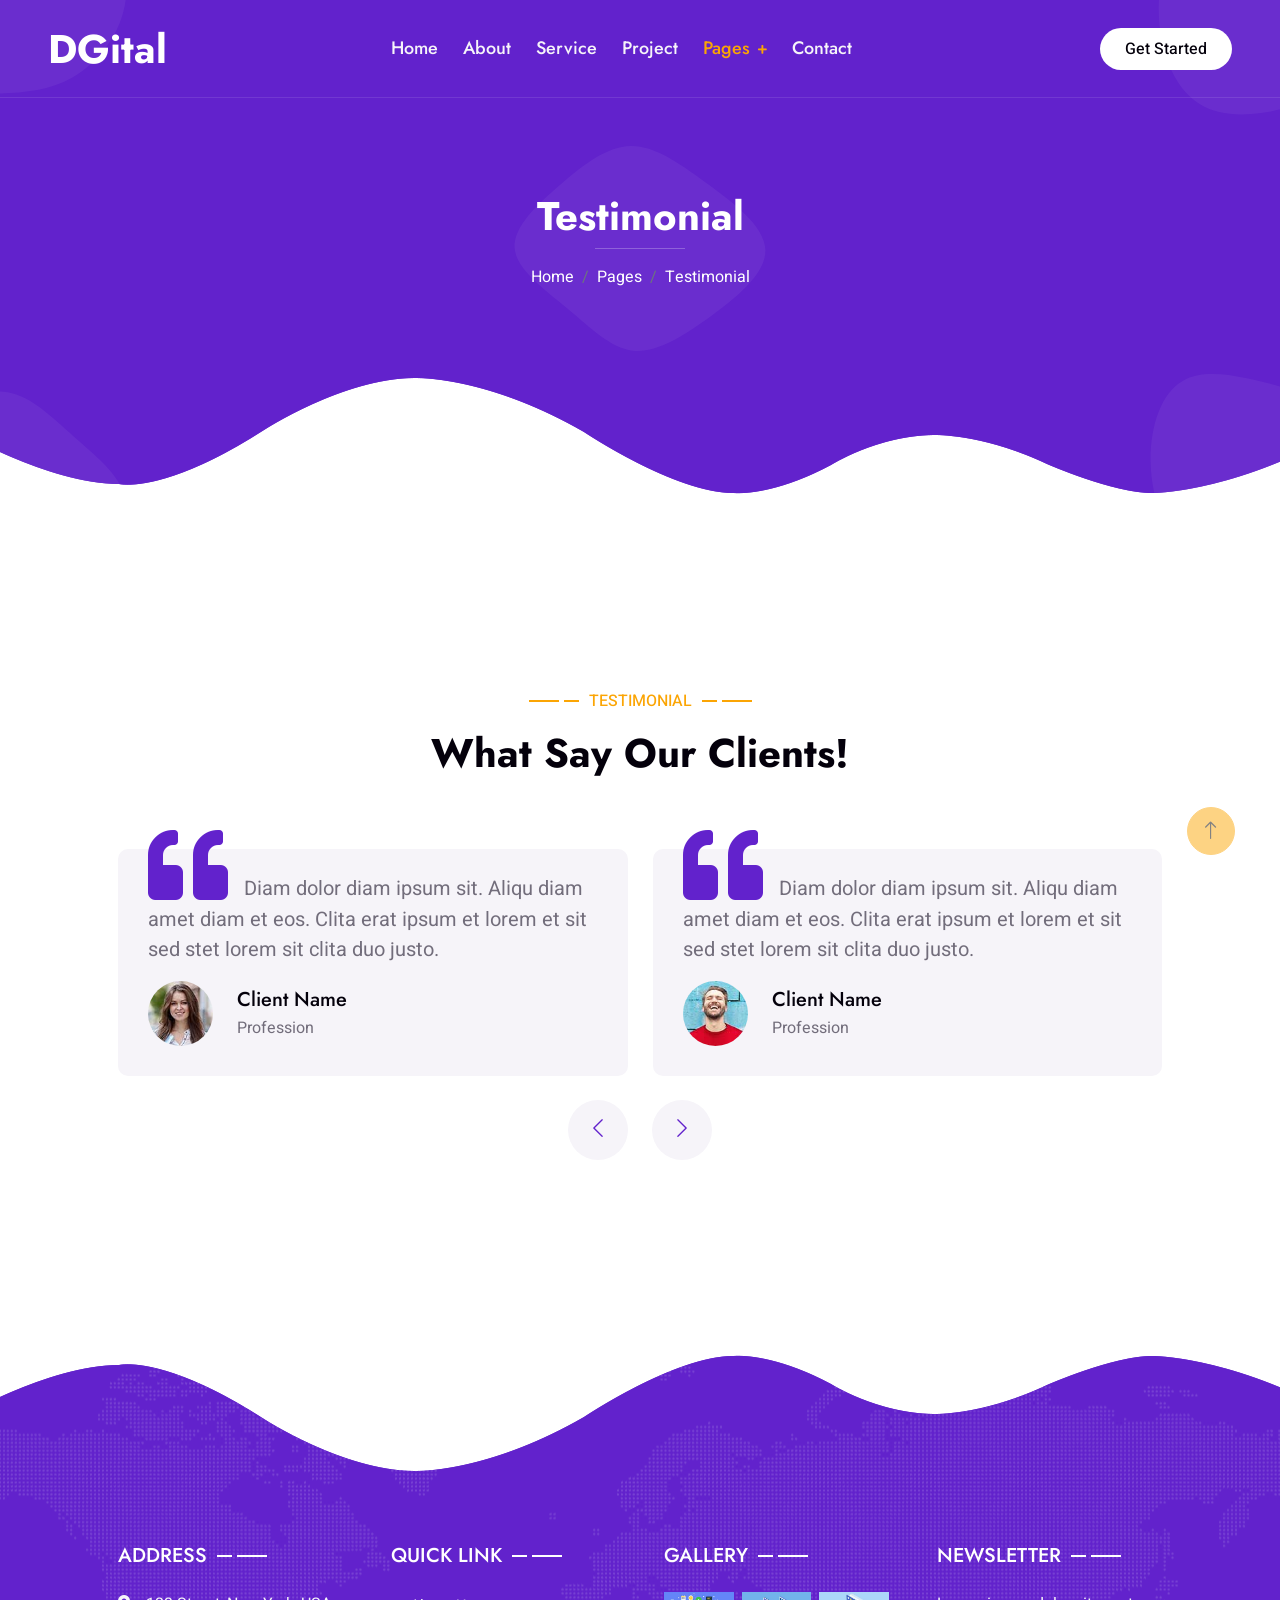
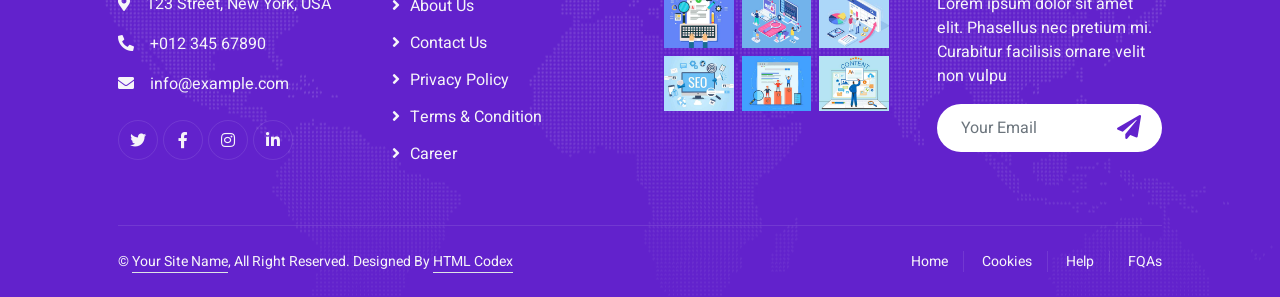
<file: testimonial.html>
<!DOCTYPE html>
<html lang="en">

<head>
    <meta charset="utf-8">
    <title>DGital - Digital Agency HTML Template</title>
    <meta content="width=device-width, initial-scale=1.0" name="viewport">
    <meta content="" name="keywords">
    <meta content="" name="description">

    <!-- Favicon -->
    <link href="img/favicon.ico" rel="icon">

    <!-- Google Web Fonts -->
    <link rel="preconnect" href="https://fonts.googleapis.com">
    <link rel="preconnect" href="https://fonts.gstatic.com" crossorigin>
    <link href="https://fonts.googleapis.com/css2?family=Heebo:wght@400;500&family=Jost:wght@500;600;700&display=swap" rel="stylesheet"> 

    <!-- Icon Font Stylesheet -->
    <link href="https://cdnjs.cloudflare.com/ajax/libs/font-awesome/5.10.0/css/all.min.css" rel="stylesheet">
    <link href="https://cdn.jsdelivr.net/npm/bootstrap-icons@1.4.1/font/bootstrap-icons.css" rel="stylesheet">

    <!-- Libraries Stylesheet -->
    <link href="lib/animate/animate.min.css" rel="stylesheet">
    <link href="lib/owlcarousel/assets/owl.carousel.min.css" rel="stylesheet">
    <link href="lib/lightbox/css/lightbox.min.css" rel="stylesheet">

    <!-- Customized Bootstrap Stylesheet -->
    <link href="css/bootstrap.min.css" rel="stylesheet">

    <!-- Template Stylesheet -->
    <link href="css/style.css" rel="stylesheet">
</head>

<body>
    <div class="container-xxl bg-white p-0">
        <!-- Spinner Start -->
        <div id="spinner" class="show bg-white position-fixed translate-middle w-100 vh-100 top-50 start-50 d-flex align-items-center justify-content-center">
            <div class="spinner-grow text-primary" style="width: 3rem; height: 3rem;" role="status">
                <span class="sr-only">Loading...</span>
            </div>
        </div>
        <!-- Spinner End -->


        <!-- Navbar & Hero Start -->
        <div class="container-xxl position-relative p-0">
            <nav class="navbar navbar-expand-lg navbar-light px-4 px-lg-5 py-3 py-lg-0">
                <a href="" class="navbar-brand p-0">
                    <h1 class="m-0">DGital</h1>
                    <!-- <img src="img/logo.png" alt="Logo"> -->
                </a>
                <button class="navbar-toggler" type="button" data-bs-toggle="collapse" data-bs-target="#navbarCollapse">
                    <span class="fa fa-bars"></span>
                </button>
                <div class="collapse navbar-collapse" id="navbarCollapse">
                    <div class="navbar-nav mx-auto py-0">
                        <a href="index.html" class="nav-item nav-link">Home</a>
                        <a href="about.html" class="nav-item nav-link">About</a>
                        <a href="service.html" class="nav-item nav-link">Service</a>
                        <a href="project.html" class="nav-item nav-link">Project</a>
                        <div class="nav-item dropdown">
                            <a href="#" class="nav-link dropdown-toggle active" data-bs-toggle="dropdown">Pages</a>
                            <div class="dropdown-menu m-0">
                                <a href="team.html" class="dropdown-item">Our Team</a>
                                <a href="testimonial.html" class="dropdown-item active">Testimonial</a>
                                <a href="404.html" class="dropdown-item">404 Page</a>
                            </div>
                        </div>
                        <a href="contact.html" class="nav-item nav-link">Contact</a>
                    </div>
                    <a href="" class="btn rounded-pill py-2 px-4 ms-3 d-none d-lg-block">Get Started</a>
                </div>
            </nav>

            <div class="container-xxl py-5 bg-primary hero-header">
                <div class="container my-5 py-5 px-lg-5">
                    <div class="row g-5 py-5">
                        <div class="col-12 text-center">
                            <h1 class="text-white animated slideInDown">Testimonial</h1>
                            <hr class="bg-white mx-auto mt-0" style="width: 90px;">
                            <nav aria-label="breadcrumb">
                                <ol class="breadcrumb justify-content-center">
                                    <li class="breadcrumb-item"><a class="text-white" href="#">Home</a></li>
                                    <li class="breadcrumb-item"><a class="text-white" href="#">Pages</a></li>
                                    <li class="breadcrumb-item text-white active" aria-current="page">Testimonial</li>
                                </ol>
                            </nav>
                        </div>
                    </div>
                </div>
            </div>
        </div>
        <!-- Navbar & Hero End -->
        

        <!-- Testimonial Start -->
        <div class="container-xxl py-5 wow fadeInUp" data-wow-delay="0.1s">
            <div class="container py-5 px-lg-5">
                <p class="section-title text-secondary justify-content-center"><span></span>Testimonial<span></span></p>
                <h1 class="text-center mb-5">What Say Our Clients!</h1>
                <div class="owl-carousel testimonial-carousel">
                    <div class="testimonial-item bg-light rounded my-4">
                        <p class="fs-5"><i class="fa fa-quote-left fa-4x text-primary mt-n4 me-3"></i>Diam dolor diam ipsum sit. Aliqu diam amet diam et eos. Clita erat ipsum et lorem et sit sed stet lorem sit clita duo justo.</p>
                        <div class="d-flex align-items-center">
                            <img class="img-fluid flex-shrink-0 rounded-circle" src="img/testimonial-1.jpg" style="width: 65px; height: 65px;">
                            <div class="ps-4">
                                <h5 class="mb-1">Client Name</h5>
                                <span>Profession</span>
                            </div>
                        </div>
                    </div>
                    <div class="testimonial-item bg-light rounded my-4">
                        <p class="fs-5"><i class="fa fa-quote-left fa-4x text-primary mt-n4 me-3"></i>Diam dolor diam ipsum sit. Aliqu diam amet diam et eos. Clita erat ipsum et lorem et sit sed stet lorem sit clita duo justo.</p>
                        <div class="d-flex align-items-center">
                            <img class="img-fluid flex-shrink-0 rounded-circle" src="img/testimonial-2.jpg" style="width: 65px; height: 65px;">
                            <div class="ps-4">
                                <h5 class="mb-1">Client Name</h5>
                                <span>Profession</span>
                            </div>
                        </div>
                    </div>
                    <div class="testimonial-item bg-light rounded my-4">
                        <p class="fs-5"><i class="fa fa-quote-left fa-4x text-primary mt-n4 me-3"></i>Diam dolor diam ipsum sit. Aliqu diam amet diam et eos. Clita erat ipsum et lorem et sit sed stet lorem sit clita duo justo.</p>
                        <div class="d-flex align-items-center">
                            <img class="img-fluid flex-shrink-0 rounded-circle" src="img/testimonial-3.jpg" style="width: 65px; height: 65px;">
                            <div class="ps-4">
                                <h5 class="mb-1">Client Name</h5>
                                <span>Profession</span>
                            </div>
                        </div>
                    </div>
                </div>
            </div>
        </div>
        <!-- Testimonial End -->
        

        <!-- Footer Start -->
        <div class="container-fluid bg-primary text-light footer wow fadeIn" data-wow-delay="0.1s">
            <div class="container py-5 px-lg-5">
                <div class="row g-5">
                    <div class="col-md-6 col-lg-3">
                        <p class="section-title text-white h5 mb-4">Address<span></span></p>
                        <p><i class="fa fa-map-marker-alt me-3"></i>123 Street, New York, USA</p>
                        <p><i class="fa fa-phone-alt me-3"></i>+012 345 67890</p>
                        <p><i class="fa fa-envelope me-3"></i>info@example.com</p>
                        <div class="d-flex pt-2">
                            <a class="btn btn-outline-light btn-social" href=""><i class="fab fa-twitter"></i></a>
                            <a class="btn btn-outline-light btn-social" href=""><i class="fab fa-facebook-f"></i></a>
                            <a class="btn btn-outline-light btn-social" href=""><i class="fab fa-instagram"></i></a>
                            <a class="btn btn-outline-light btn-social" href=""><i class="fab fa-linkedin-in"></i></a>
                        </div>
                    </div>
                    <div class="col-md-6 col-lg-3">
                        <p class="section-title text-white h5 mb-4">Quick Link<span></span></p>
                        <a class="btn btn-link" href="">About Us</a>
                        <a class="btn btn-link" href="">Contact Us</a>
                        <a class="btn btn-link" href="">Privacy Policy</a>
                        <a class="btn btn-link" href="">Terms & Condition</a>
                        <a class="btn btn-link" href="">Career</a>
                    </div>
                    <div class="col-md-6 col-lg-3">
                        <p class="section-title text-white h5 mb-4">Gallery<span></span></p>
                        <div class="row g-2">
                            <div class="col-4">
                                <img class="img-fluid" src="img/portfolio-1.jpg" alt="Image">
                            </div>
                            <div class="col-4">
                                <img class="img-fluid" src="img/portfolio-2.jpg" alt="Image">
                            </div>
                            <div class="col-4">
                                <img class="img-fluid" src="img/portfolio-3.jpg" alt="Image">
                            </div>
                            <div class="col-4">
                                <img class="img-fluid" src="img/portfolio-4.jpg" alt="Image">
                            </div>
                            <div class="col-4">
                                <img class="img-fluid" src="img/portfolio-5.jpg" alt="Image">
                            </div>
                            <div class="col-4">
                                <img class="img-fluid" src="img/portfolio-6.jpg" alt="Image">
                            </div>
                        </div>
                    </div>
                    <div class="col-md-6 col-lg-3">
                        <p class="section-title text-white h5 mb-4">Newsletter<span></span></p>
                        <p>Lorem ipsum dolor sit amet elit. Phasellus nec pretium mi. Curabitur facilisis ornare velit non vulpu</p>
                        <div class="position-relative w-100 mt-3">
                            <input class="form-control border-0 rounded-pill w-100 ps-4 pe-5" type="text" placeholder="Your Email" style="height: 48px;">
                            <button type="button" class="btn shadow-none position-absolute top-0 end-0 mt-1 me-2"><i class="fa fa-paper-plane text-primary fs-4"></i></button>
                        </div>
                    </div>
                </div>
            </div>
            <div class="container px-lg-5">
                <div class="copyright">
                    <div class="row">
                        <div class="col-md-6 text-center text-md-start mb-3 mb-md-0">
                            &copy; <a class="border-bottom" href="#">Your Site Name</a>, All Right Reserved. 
							
							<!--/*** This template is free as long as you keep the footer author’s credit link/attribution link/backlink. If you'd like to use the template without the footer author’s credit link/attribution link/backlink, you can purchase the Credit Removal License from "https://htmlcodex.com/credit-removal". Thank you for your support. ***/-->
							Designed By <a class="border-bottom" href="https://htmlcodex.com">HTML Codex</a>
                        </div>
                        <div class="col-md-6 text-center text-md-end">
                            <div class="footer-menu">
                                <a href="">Home</a>
                                <a href="">Cookies</a>
                                <a href="">Help</a>
                                <a href="">FQAs</a>
                            </div>
                        </div>
                    </div>
                </div>
            </div>
        </div>
        <!-- Footer End -->


        <!-- Back to Top -->
        <a href="#" class="btn btn-lg btn-secondary btn-lg-square back-to-top"><i class="bi bi-arrow-up"></i></a>
    </div>

    <!-- JavaScript Libraries -->
    <script src="https://code.jquery.com/jquery-3.4.1.min.js"></script>
    <script src="https://cdn.jsdelivr.net/npm/bootstrap@5.0.0/dist/js/bootstrap.bundle.min.js"></script>
    <script src="lib/wow/wow.min.js"></script>
    <script src="lib/easing/easing.min.js"></script>
    <script src="lib/waypoints/waypoints.min.js"></script>
    <script src="lib/counterup/counterup.min.js"></script>
    <script src="lib/owlcarousel/owl.carousel.min.js"></script>
    <script src="lib/isotope/isotope.pkgd.min.js"></script>
    <script src="lib/lightbox/js/lightbox.min.js"></script>

    <!-- Template Javascript -->
    <script src="js/main.js"></script>
</body>

</html>
</file>
<file: css/style.css>
/********** Template CSS **********/
:root {
    --primary: #6222CC;
    --secondary: #FBA504;
    --light: #F6F4F9;
    --dark: #04000B;
}


/*** Spinner ***/
#spinner {
    opacity: 0;
    visibility: hidden;
    transition: opacity .5s ease-out, visibility 0s linear .5s;
    z-index: 99999;
}

#spinner.show {
    transition: opacity .5s ease-out, visibility 0s linear 0s;
    visibility: visible;
    opacity: 1;
}

.back-to-top {
    position: fixed;
    display: none;
    right: 45px;
    bottom: 45px;
    z-index: 99;
}


/*** Heading ***/
h1,
h2,
.fw-bold {
    font-weight: 700 !important;
}

h3,
h4,
.fw-semi-bold {
    font-weight: 600 !important;
}

h5,
h6,
.fw-medium {
    font-weight: 500 !important;
}


/*** Button ***/
.btn {
    font-weight: 500;
    transition: .5s;
}

.btn:hover {
    box-shadow: 0 0 10px rgba(0, 0, 0, .5);
}

.btn-square {
    width: 38px;
    height: 38px;
}

.btn-sm-square {
    width: 32px;
    height: 32px;
}

.btn-lg-square {
    width: 48px;
    height: 48px;
}

.btn-square,
.btn-sm-square,
.btn-lg-square {
    padding: 0;
    display: flex;
    align-items: center;
    justify-content: center;
    font-weight: normal;
    border-radius: 50px;
}


/*** Navbar ***/
.navbar .dropdown-toggle::after {
    border: none;
    content: "\f067";
    font-family: "Font Awesome 5 Free";
    font-size: 10px;
    font-weight: bold;
    vertical-align: middle;
    margin-left: 8px;
}

.navbar-light .navbar-nav .nav-link {
    position: relative;
    margin-right: 25px;
    padding: 35px 0;
    font-family: 'Jost', sans-serif;
    font-size: 18px;
    font-weight: 500;
    color: var(--light) !important;
    outline: none;
    transition: .5s;
}

.sticky-top.navbar-light .navbar-nav .nav-link {
    padding: 20px 0;
    color: var(--dark) !important;
}

.navbar-light .navbar-nav .nav-link:hover,
.navbar-light .navbar-nav .nav-link.active {
    color: var(--secondary) !important;
}

.navbar-light .navbar-brand h1 {
    color: #FFFFFF;
}

.navbar-light .navbar-brand img {
    max-height: 60px;
    transition: .5s;
}

.sticky-top.navbar-light .navbar-brand img {
    max-height: 45px;
}

@media (max-width: 991.98px) {
    .sticky-top.navbar-light {
        position: relative;
        background: #FFFFFF;
    }
    #image2 {
        display: block;
    }
    #image1 {
        display: none;
    }
    .navbar-light .navbar-collapse {
        margin-top: 15px;
        border-top: 1px solid #DDDDDD;
    }

    .navbar-light .navbar-nav .nav-link,
    .sticky-top.navbar-light .navbar-nav .nav-link {
        padding: 10px 0;
        margin-left: 0;
        color: var(--dark) !important;
    }

    .navbar-light .navbar-brand h1 {
        color: var(--primary);
    }

    .navbar-light .navbar-brand img {
        max-height: 45px;
    }
}

@media (min-width: 992px) {
    
    .navbar-light {
        position: absolute;
        width: 100%;
        top: 0;
        left: 0;
        border-bottom: 1px solid rgba(256, 256, 256, .1);
        z-index: 999;
    }
    
    #image2 {
        display: none;
    }
    .sticky-top.navbar-light {
        position: fixed;
        background: #FFFFFF;
    }

    .sticky-top.navbar-light .navbar-brand h1 {
        color: var(--primary);
    }

    .navbar-light .navbar-nav .nav-item .dropdown-menu {
        display: block;
        border: none;
        margin-top: 0;
        top: 150%;
        opacity: 0;
        visibility: hidden;
        transition: .5s;
    }

    .navbar-light .navbar-nav .nav-item:hover .dropdown-menu {
        top: 100%;
        visibility: visible;
        transition: .5s;
        opacity: 1;
    }

    .navbar-light .btn {
        color: var(--dark);
        background: #FFFFFF;
    }

    .sticky-top.navbar-light .btn {
        color: var(--dark);
        background: var(--secondary);
    }
}


/*** Hero Header ***/
.hero-header {
    margin-bottom: 6rem;
    padding: 18rem 0;
    background:
        url(../img/blob-top-left.png),
        url(../img/blob-top-right.png),
        url(../img/blob-bottom-left.png),
        url(../img/blob-bottom-right.png),
        url(../img/blob-center.png),
        url(../img/bg-bottom.png);
    background-position:
        left 0px top 0px,
        right 0px top 0px,
        left 0px bottom 0px,
        right 0px bottom 0px,
        center center,
        center bottom;
    background-repeat: no-repeat;
}

@media (max-width: 991.98px) {
    .hero-header {
        padding: 6rem 0 9rem 0;
    }
}


/*** Section Title ***/
.section-title {
    position: relative;
    display: flex;
    align-items: center;
    font-weight: 500;
    text-transform: uppercase;
}

.section-title span:first-child,
.section-title span:last-child {
    position: relative;
    display: inline-block;
    margin-right: 30px;
    width: 30px;
    height: 2px;
}

.section-title span:last-child {
    margin-right: 0;
    margin-left: 30px;
}

.section-title span:first-child::after,
.section-title span:last-child::after {
    position: absolute;
    content: "";
    width: 15px;
    height: 2px;
    top: 0;
    right: -20px;
}

.section-title span:last-child::after {
    right: auto;
    left: -20px;
}

.section-title.text-primary span:first-child,
.section-title.text-primary span:last-child,
.section-title.text-primary span:first-child::after,
.section-title.text-primary span:last-child::after {
    background: var(--primary);
}

.section-title.text-secondary span:first-child,
.section-title.text-secondary span:last-child,
.section-title.text-secondary span:first-child::after,
.section-title.text-secondary span:last-child::after {
    background: var(--secondary);
}

.section-title.text-white span:first-child,
.section-title.text-white span:last-child,
.section-title.text-white span:first-child::after,
.section-title.text-white span:last-child::after {
    background: #FFFFFF;
}


/*** Feature ***/
.feature-item {
    transition: .5s;
}

.feature-item:hover {
    margin-top: -15px;
}


/*** About ***/
.progress {
    height: 5px;
}

.progress .progress-bar {
    width: 0px;
    transition: 3s;
}


/*** Fact ***/
.fact {
    margin: 6rem 0;
    background:
        url(../img/blob-top-left.png),
        url(../img/blob-top-right.png),
        url(../img/blob-bottom-left.png),
        url(../img/blob-bottom-right.png),
        url(../img/blob-center.png);
    background-position:
        left 0px top 0px,
        right 0px top 0px,
        left 0px bottom 0px,
        right 0px bottom 0px,
        center center;
    background-repeat: no-repeat;
}


/*** Service ***/
.service-item {
    position: relative;
    padding: 45px 30px;
    background: var(--light);
    overflow: hidden;
    transition: .5s;
}

.service-item:hover {
    margin-top: -15px;
    padding-bottom: 60px;
    background: var(--primary);
}

.service-item .service-icon {
    margin: 0 auto 20px auto;
    width: 100px;
    height: 100px;
    display: flex;
    align-items: center;
    justify-content: center;
    color: var(--light);
    background: url(../img/blob-primary.png) center center no-repeat;
    background-size: contain;
    transition: .5s;
}

.service-item:hover .service-icon {
    color: var(--dark);
    background: url(../img/blob-secondary.png) center center no-repeat;
    background-size: contain;
}

.service-item h5,
.service-item p {
    transition: .5s;
}

.service-item:hover h5,
.service-item:hover p {
    color: #FFFFFF;
}

.service-item a.btn {
    position: absolute;
    bottom: -40px;
    left: 50%;
    transform: translateX(-50%);
    color: var(--primary);
    background: #FFFFFF;
    border-radius: 40px 40px 0 0;
    transition: .5s;
    z-index: 1;
}

.service-item a.btn:hover {
    color: var(--dark);
    background: var(--secondary);
}

.service-item:hover a.btn {
    bottom: 0;
}


/*** Project Portfolio ***/
#portfolio-flters li {
    display: inline-block;
    font-weight: 500;
    color: var(--dark);
    cursor: pointer;
    transition: .5s;
    border-bottom: 2px solid transparent;
}

#portfolio-flters li:hover,
#portfolio-flters li.active {
    color: var(--primary);
    border-color: var(--primary);
}

.portfolio-item img {
    transition: .5s;
}

.portfolio-item:hover img {
    transform: scale(1.1);
}

.portfolio-item .portfolio-overlay {
    position: absolute;
    display: flex;
    align-items: center;
    justify-content: center;
    width: 100%;
    height: 100%;
    top: 0;
    left: 0;
    background: rgba(98, 34, 204, .9);
    transition: .5s;
    opacity: 0;
}

.portfolio-item:hover .portfolio-overlay {
    opacity: 1;
}


/*** Newsletter ***/
.newsletter {
    margin: 6rem 0;
    background:
        url(../img/blob-top-left.png),
        url(../img/blob-top-right.png),
        url(../img/blob-bottom-left.png),
        url(../img/blob-bottom-right.png),
        url(../img/blob-center.png);
    background-position:
        left 0px top 0px,
        right 0px top 0px,
        left 0px bottom 0px,
        right 0px bottom 0px,
        center center;
    background-repeat: no-repeat;
}


/*** Testimonial ***/
.testimonial-carousel .testimonial-item {
    padding: 0 30px 30px 30px;
}

.testimonial-carousel .owl-nav {
    display: flex;
    justify-content: center;
}

.testimonial-carousel .owl-nav .owl-prev,
.testimonial-carousel .owl-nav .owl-next {
    margin: 0 12px;
    width: 60px;
    height: 60px;
    display: flex;
    align-items: center;
    justify-content: center;
    color: var(--primary);
    background: var(--light);
    border-radius: 60px;
    font-size: 22px;
    transition: .5s;
}

.testimonial-carousel .owl-nav .owl-prev:hover,
.testimonial-carousel .owl-nav .owl-next:hover {
    color: #FFFFFF;
    background: var(--primary);
    box-shadow: 0 0 10px rgba(0, 0, 0, .5);
}


/*** Team ***/
.team-item .btn {
    color: var(--primary);
    background: #FFFFFF;
}

.team-item .btn:hover {
    color: #FFFFFF;
    background: var(--primary);
}


/*** Footer ***/
.footer {
    margin-top: 6rem;
    padding-top: 9rem;
    background:
        url(../img/bg-top.png),
        url(../img/map.png);
    background-position:
        center top,
        center center;
    background-repeat: no-repeat;
}

.footer .btn.btn-social {
    margin-right: 5px;
    width: 40px;
    height: 40px;
    display: flex;
    align-items: center;
    justify-content: center;
    color: var(--light);
    border: 1px solid rgba(256, 256, 256, .1);
    border-radius: 40px;
    transition: .3s;
}

.footer .btn.btn-social:hover {
    color: var(--primary);
}

.footer .btn.btn-link {
    display: block;
    margin-bottom: 10px;
    padding: 0;
    text-align: left;
    color: var(--light);
    font-weight: normal;
    transition: .3s;
}

.footer .btn.btn-link::before {
    position: relative;
    content: "\f105";
    font-family: "Font Awesome 5 Free";
    font-weight: 900;
    margin-right: 10px;
}

.footer .btn.btn-link:hover {
    letter-spacing: 1px;
    box-shadow: none;
    color: var(--secondary);
}

.footer .copyright {
    padding: 25px 0;
    font-size: 14px;
    border-top: 1px solid rgba(256, 256, 256, .1);
}

.footer .copyright a {
    color: var(--light);
}

.footer .footer-menu a {
    margin-right: 15px;
    padding-right: 15px;
    border-right: 1px solid rgba(255, 255, 255, .1);
}

.footer .footer-menu a:last-child {
    margin-right: 0;
    padding-right: 0;
    border-right: none;
}

.footer .copyright a:hover,
.footer .footer-menu a:hover {
    color: var(--secondary);
}
</file>
